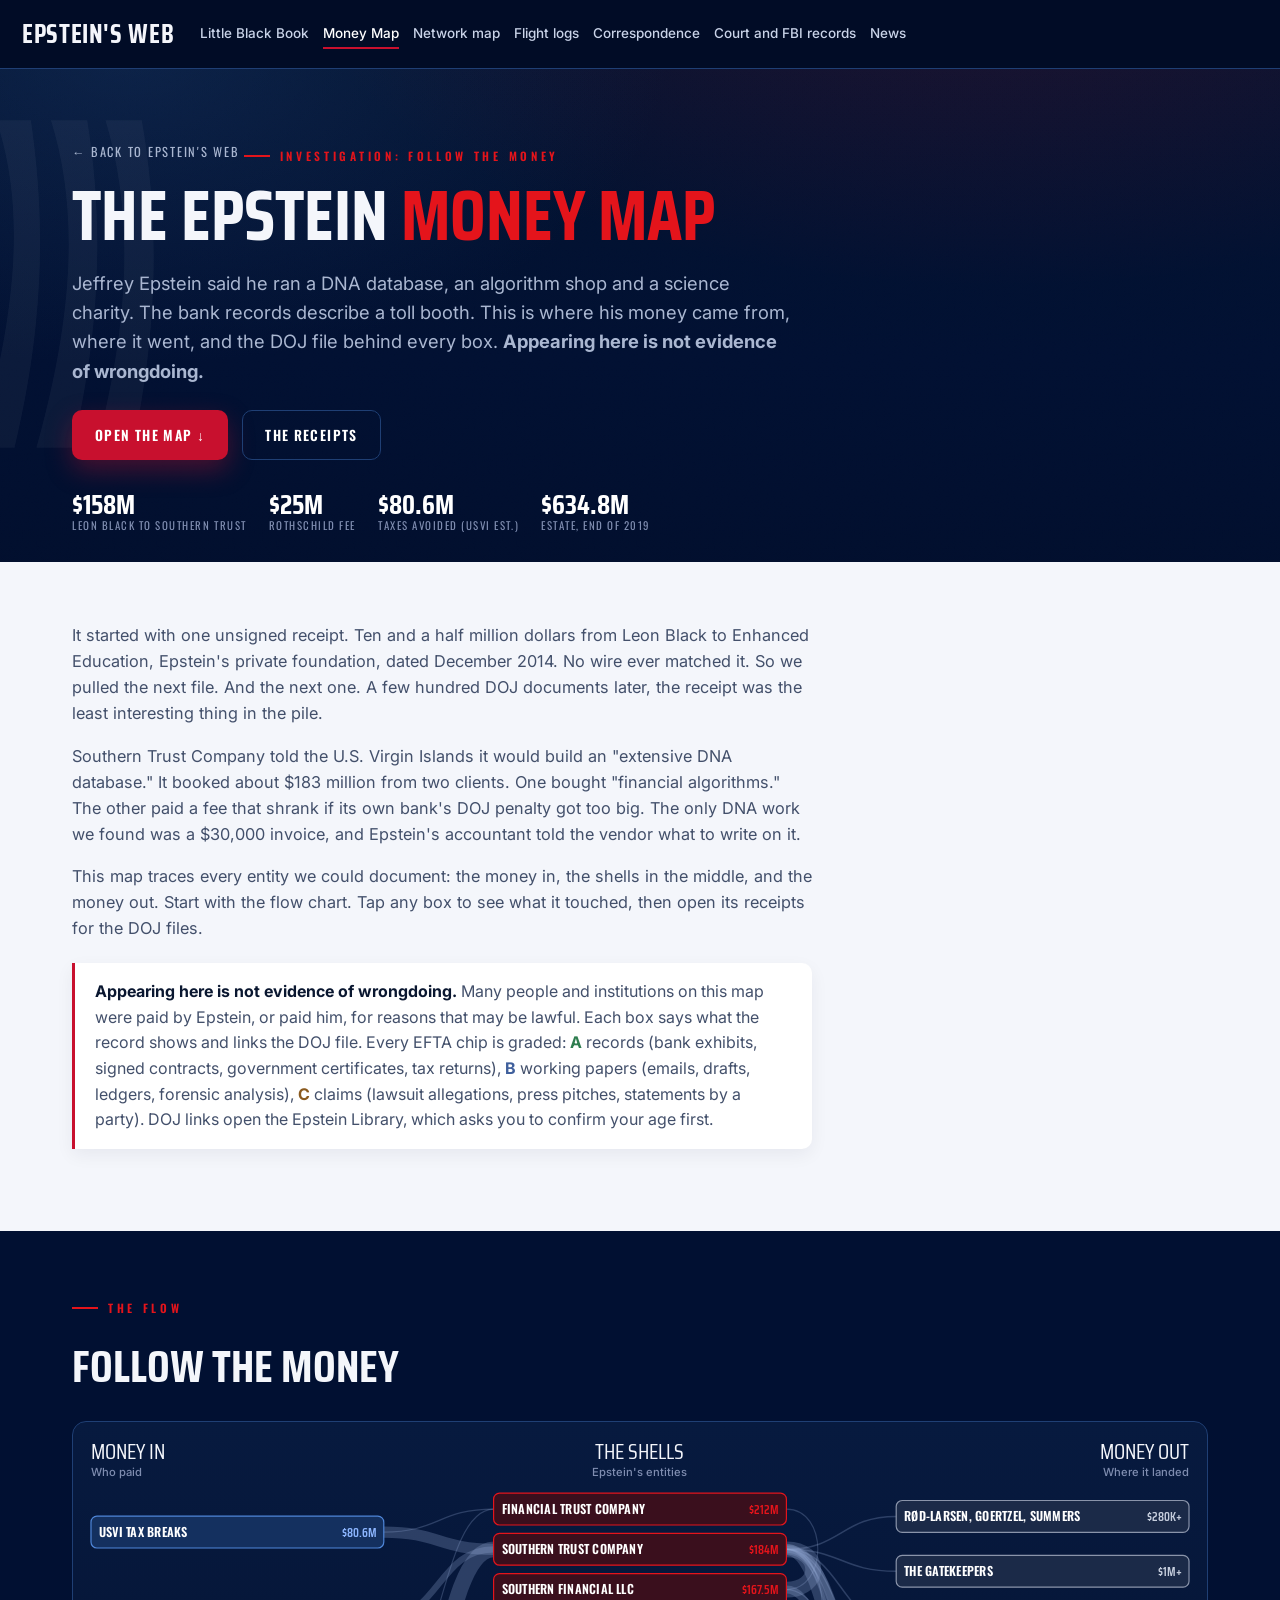
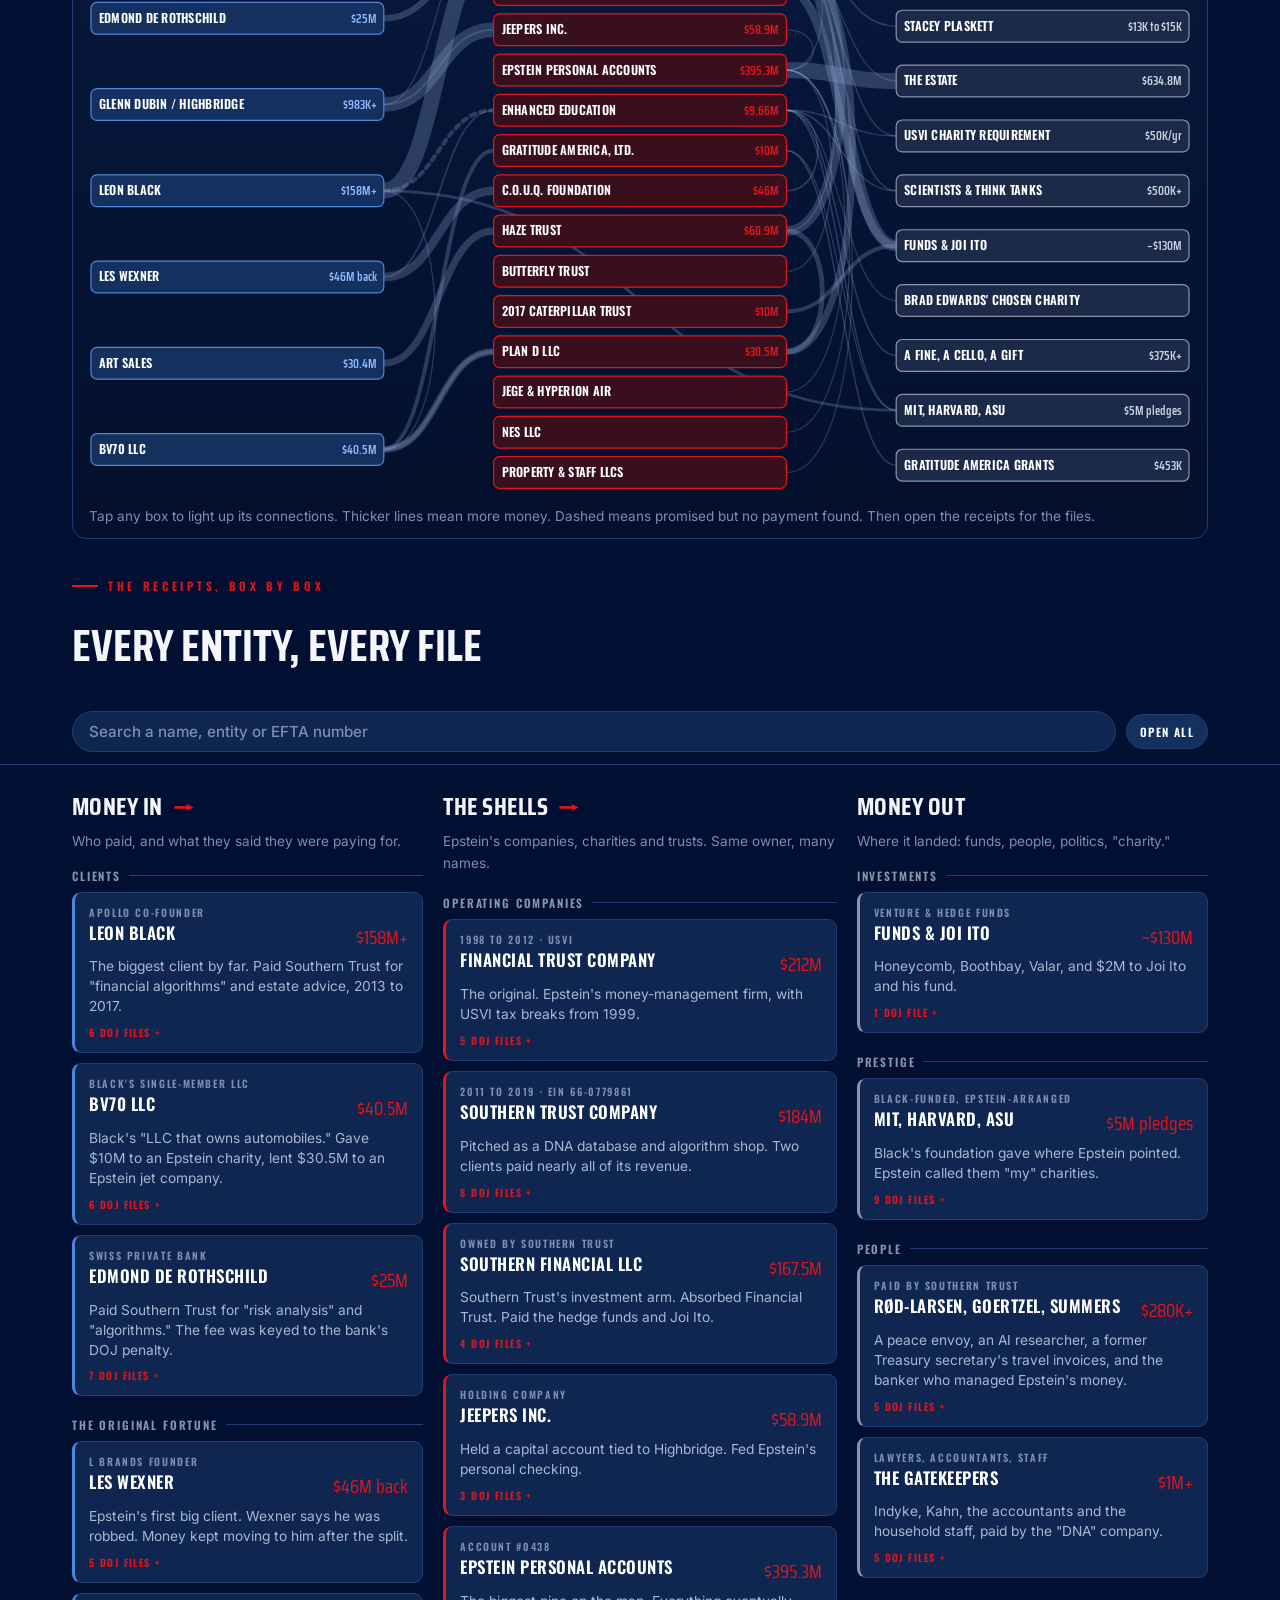
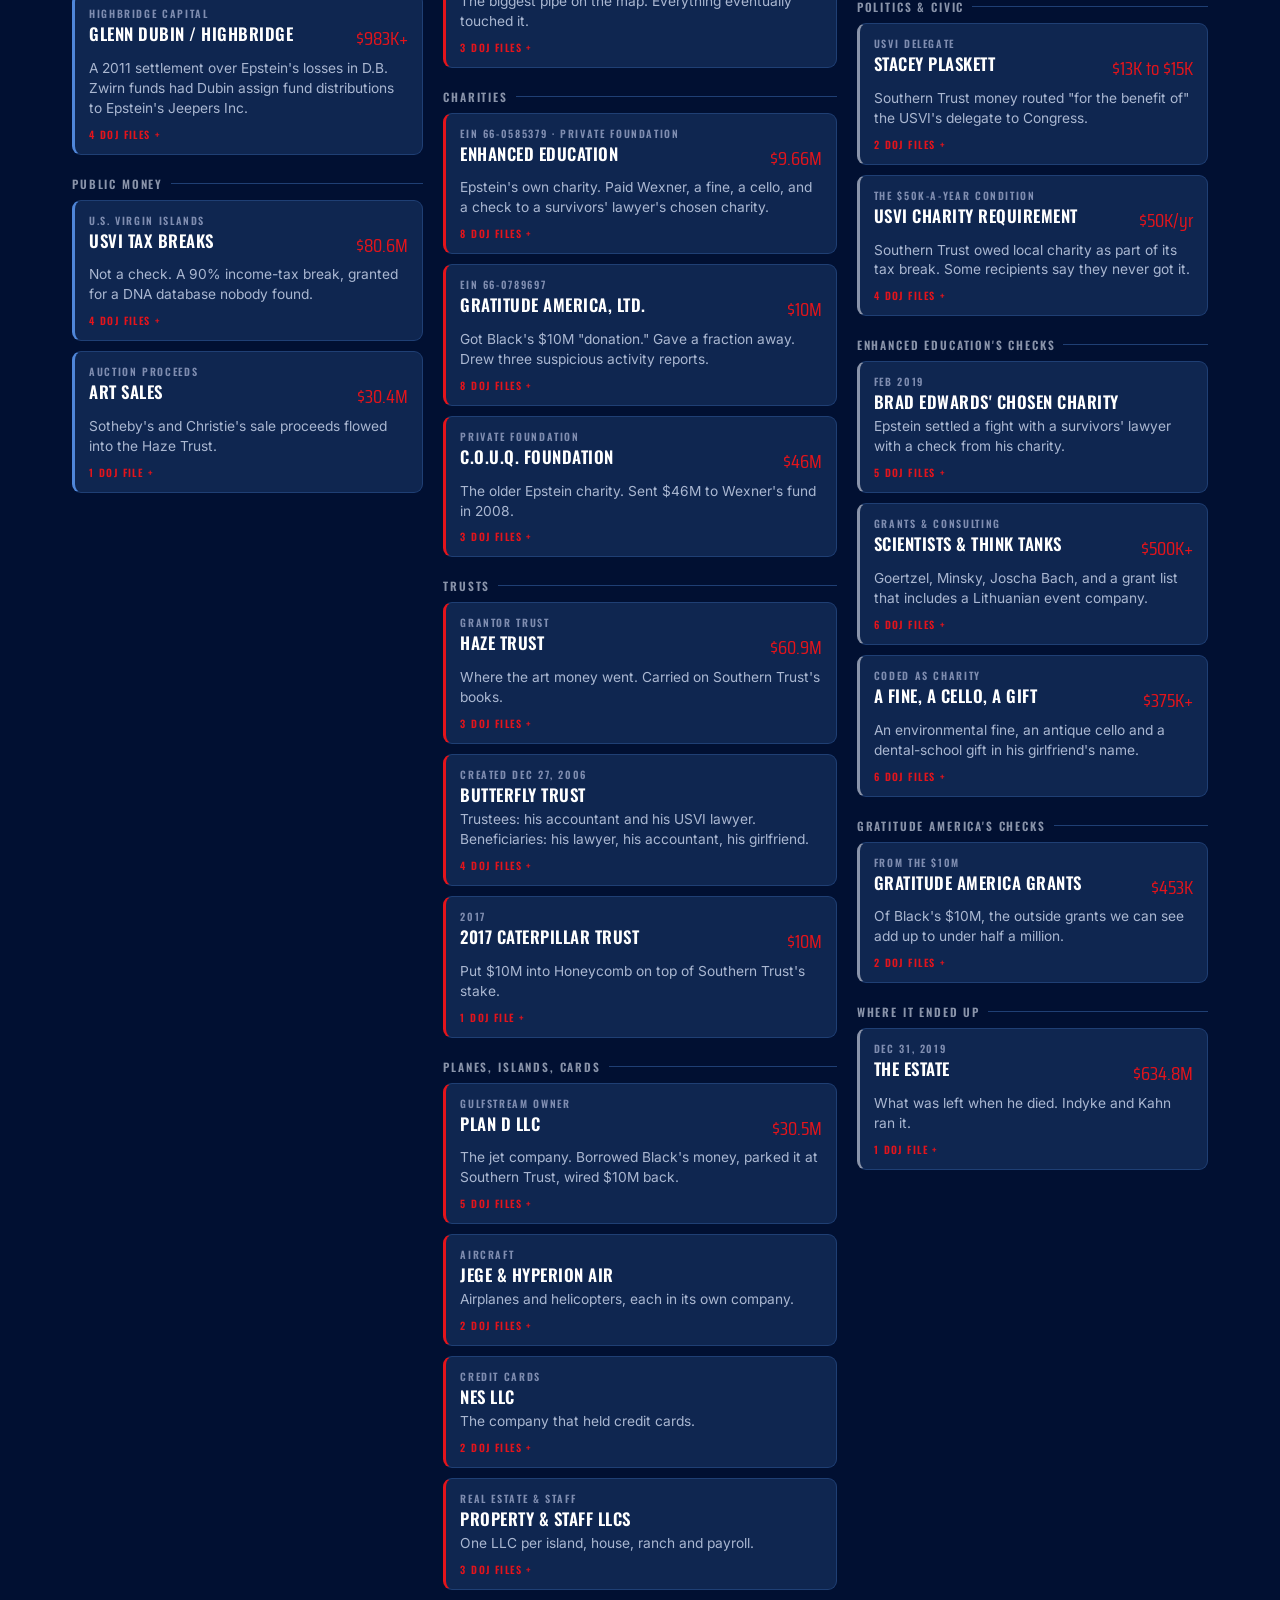
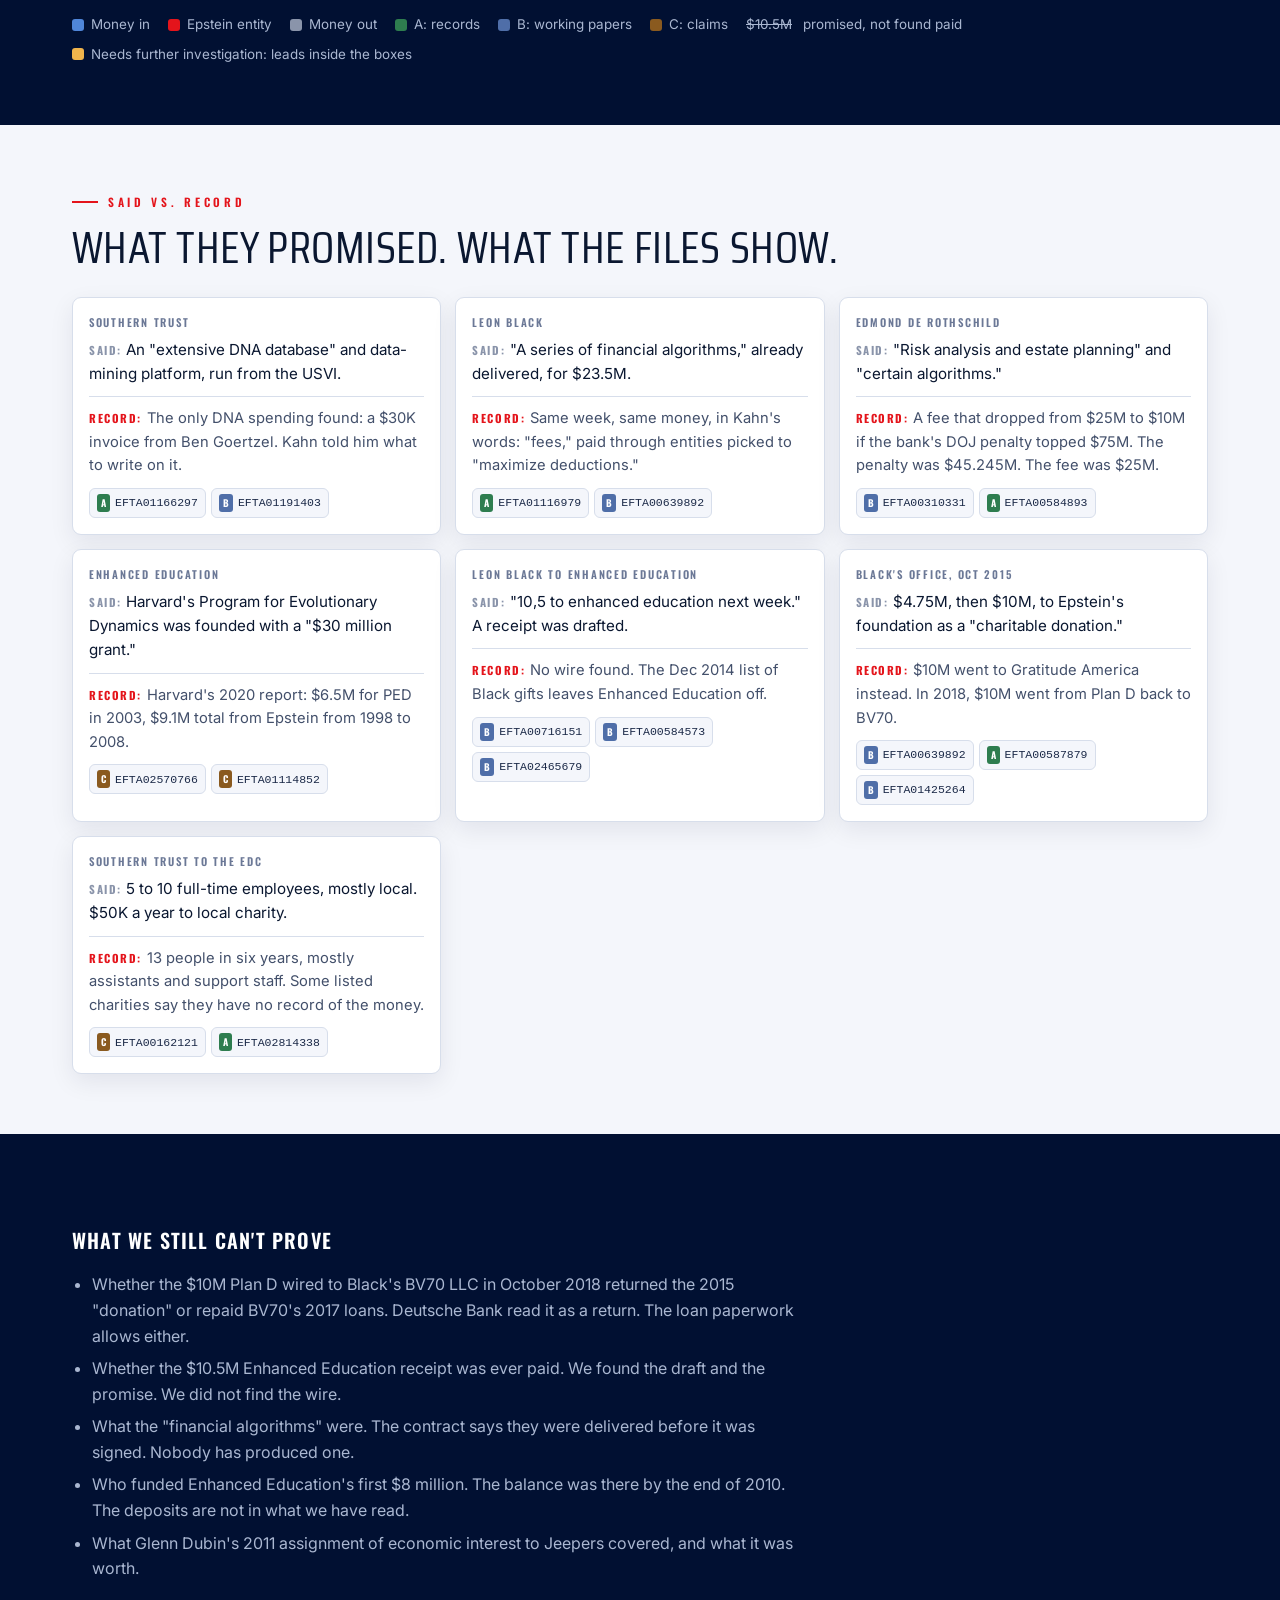
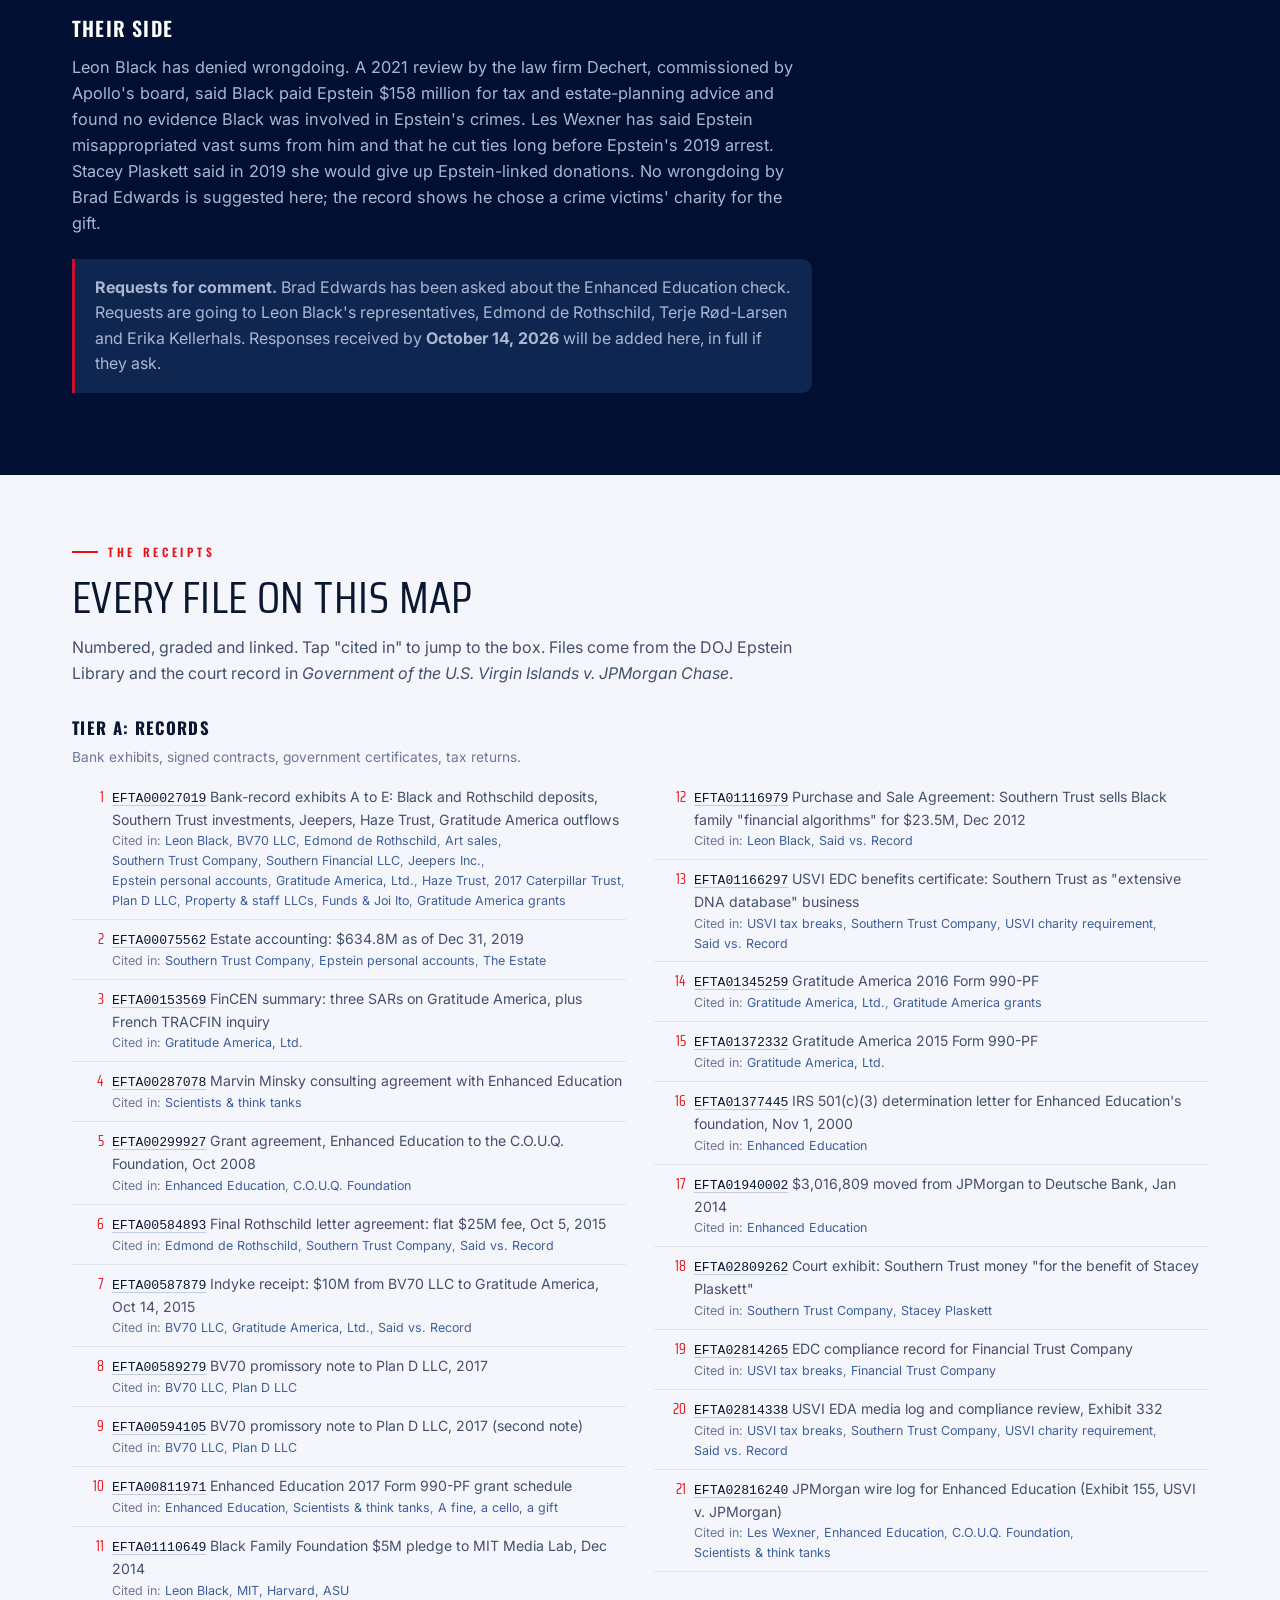
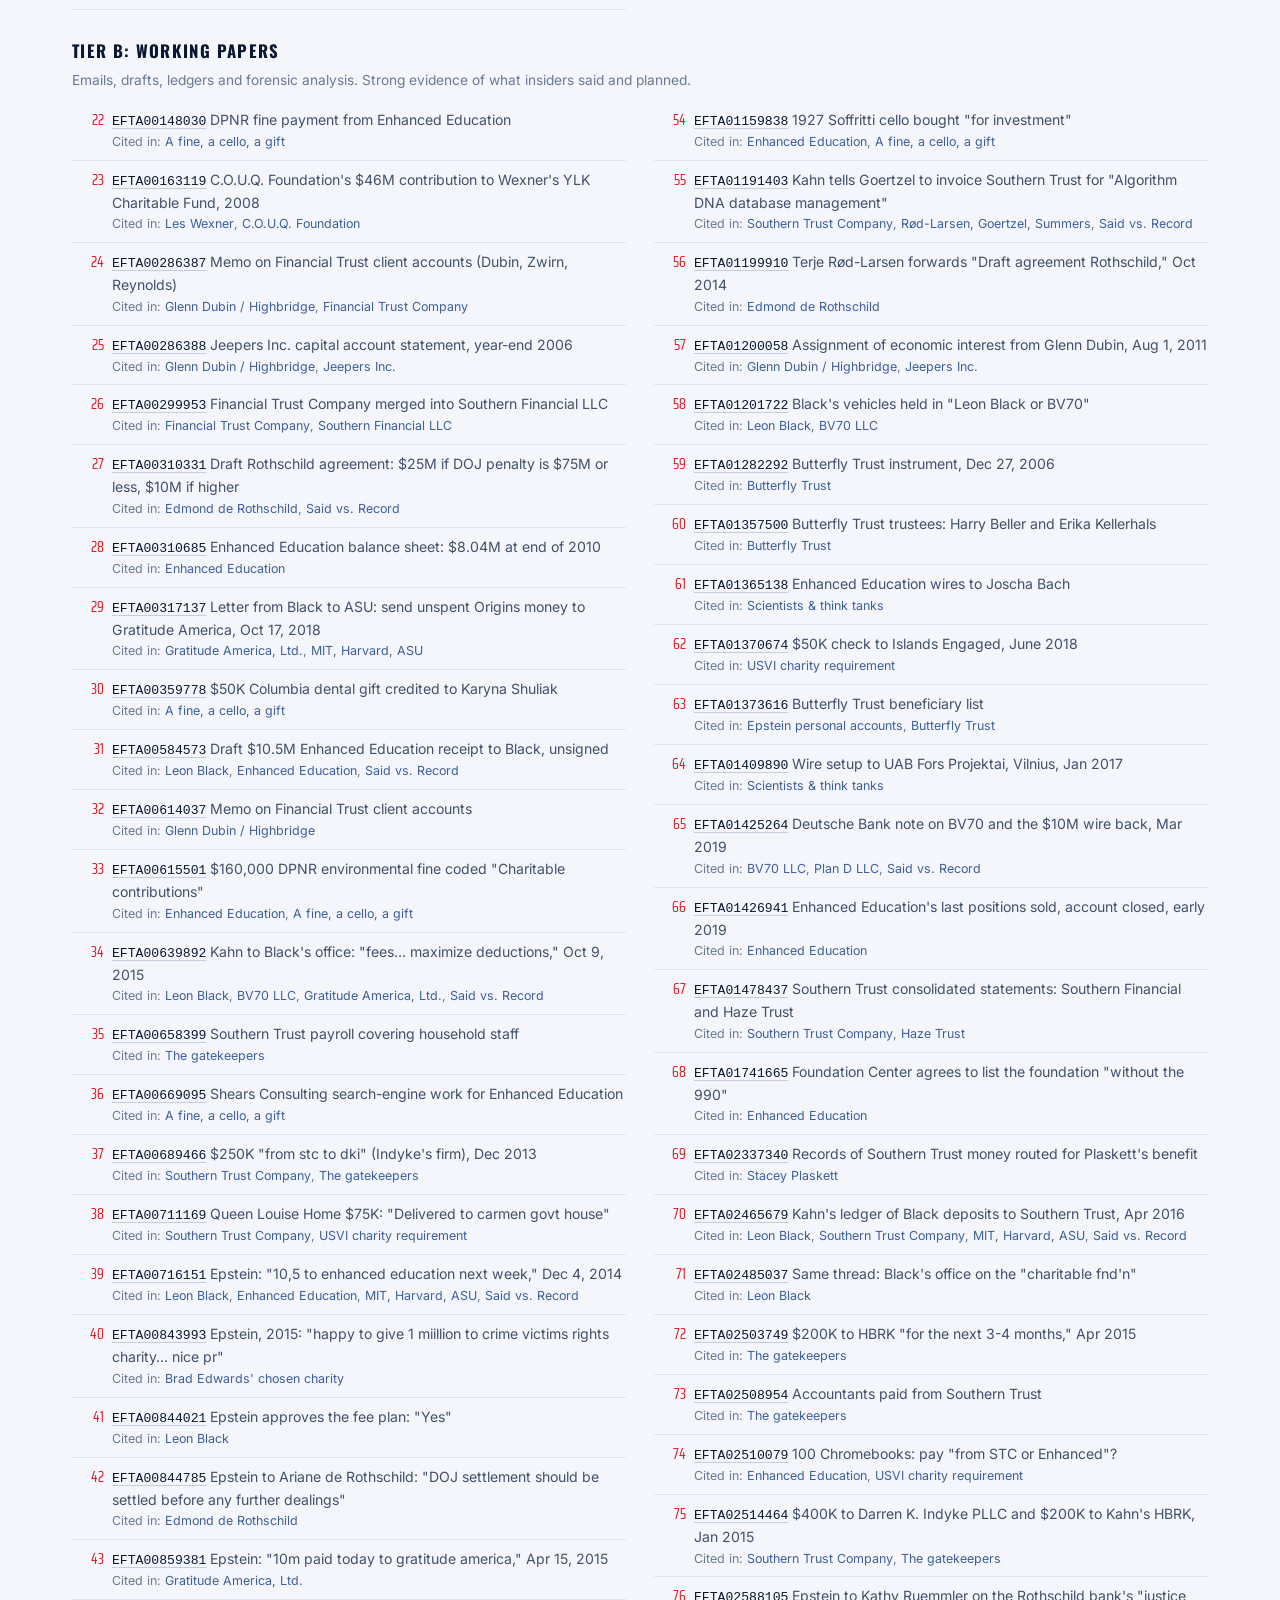
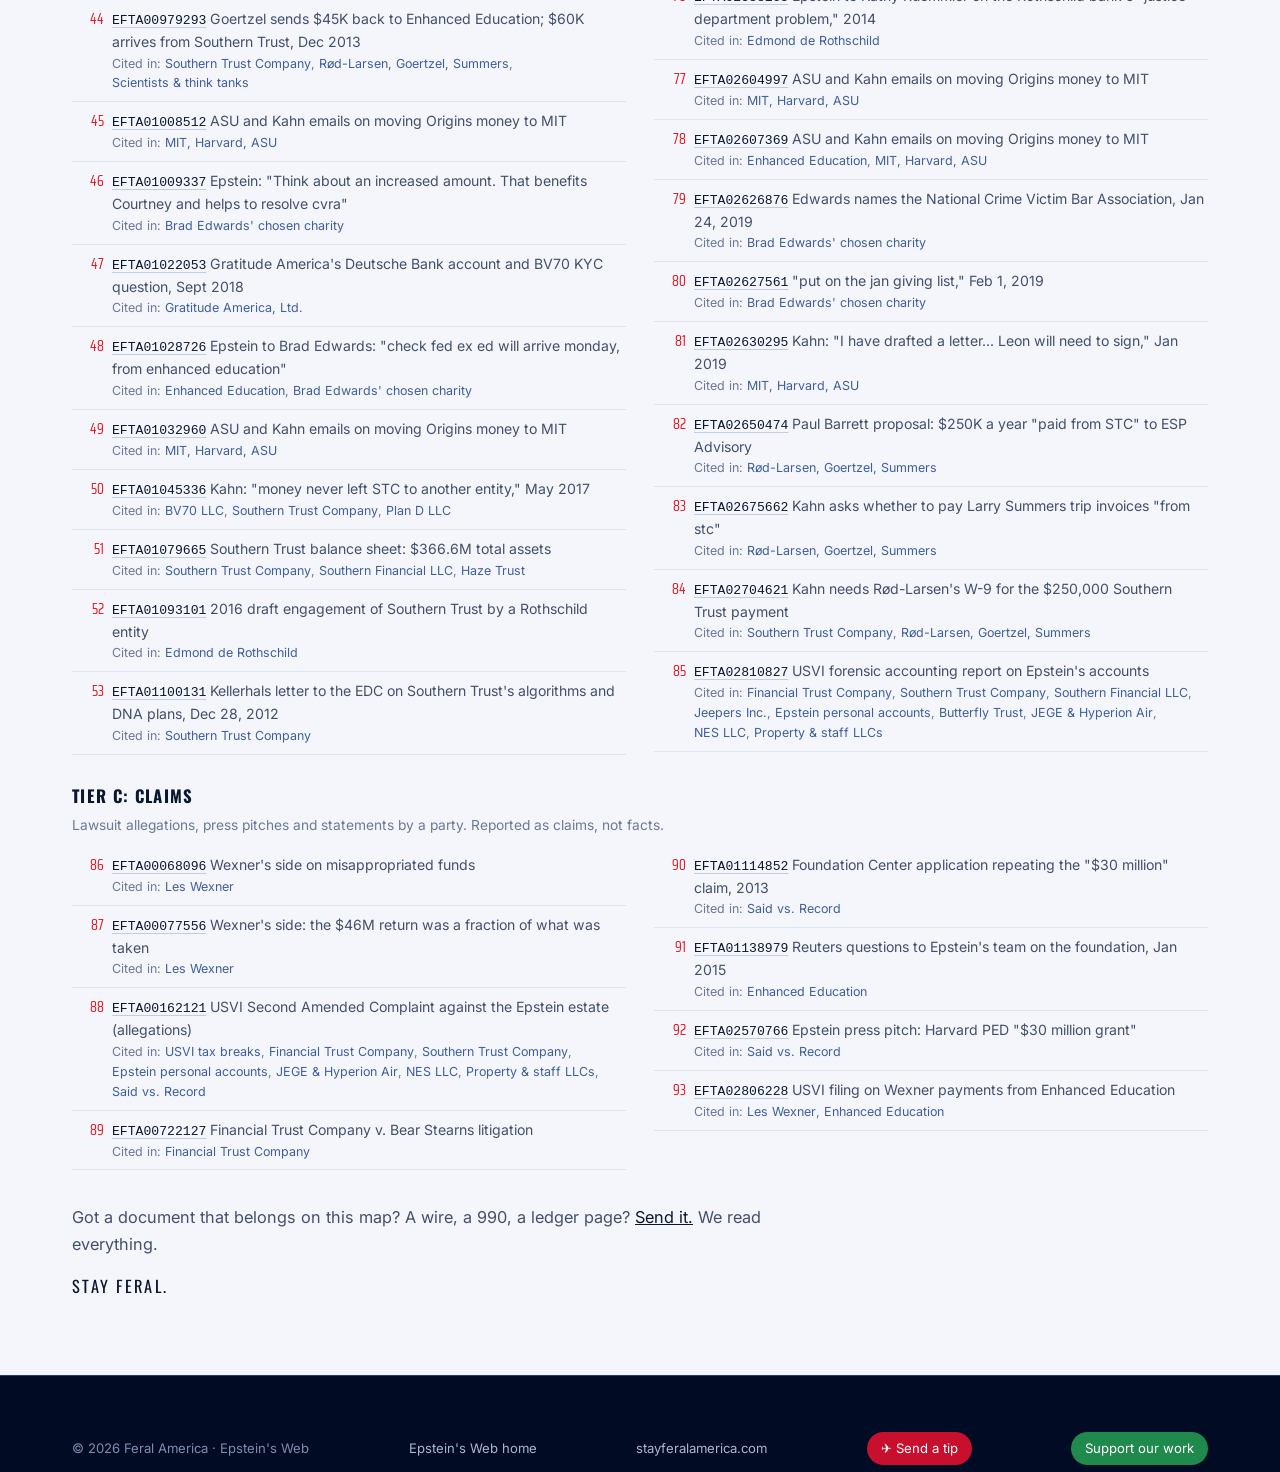
<file: moneymap.html>
<!DOCTYPE html>
<html lang="en">
<head>
<meta charset="UTF-8">
<meta name="viewport" content="width=device-width, initial-scale=1">
<title>The Epstein Money Map · Epstein's Web</title>
<meta name="description" content="Follow the money: who funded Jeffrey Epstein's Southern Trust Company, Enhanced Education, Gratitude America and his other shells, where the money went, and the DOJ file number behind every step. Appearing here is not evidence of wrongdoing.">
<link rel="canonical" href="https://epsteinsweb.com/moneymap.html">
<meta property="og:url" content="https://epsteinsweb.com/moneymap.html">
<meta property="og:site_name" content="Epstein's Web">
<meta property="og:title" content="The Epstein Money Map · Epstein's Web">
<meta property="og:description" content="$158M for algorithms nobody has seen. An interactive map of Epstein's money, built from the DOJ Epstein Library. Every box cites its EFTA file.">
<link rel="icon" type="image/png" sizes="32x32" href="favicon-32.png">
<link rel="icon" href="favicon.ico" sizes="any">
<link rel="apple-touch-icon" href="apple-touch-icon.png">
<meta property="og:image" content="https://epsteinsweb.com/og-card.jpg">
<meta name="twitter:card" content="summary_large_image">
<link rel="preconnect" href="https://fonts.googleapis.com">
<link rel="preconnect" href="https://fonts.gstatic.com" crossorigin>
<link href="https://fonts.googleapis.com/css2?family=Anton&family=Oswald:wght@400;500;600;700&family=Inter:wght@400;500;600&display=swap" rel="stylesheet">
<link rel="stylesheet" href="moneymap.css">
<style>
/* ===== Money Map (page-specific) ===== */
.mm-wrap{max-width:var(--maxw);margin:0 auto;padding:0 22px;position:relative;z-index:2}
.mm-tools{position:sticky;top:var(--navh,69px);z-index:20;background:rgba(1,16,50,.94);backdrop-filter:blur(8px);-webkit-backdrop-filter:blur(8px);border-bottom:1px solid var(--navy-line);padding:12px 0;margin-bottom:22px}
.mm-tools-row{display:flex;gap:10px;flex-wrap:wrap;align-items:center}
.mm-search{flex:1 1 240px;min-width:0;background:var(--navy-panel);border:1px solid var(--navy-line);border-radius:999px;color:var(--ink);font:500 .95rem var(--body);padding:10px 16px}
.mm-search::placeholder{color:var(--muted-dim)}
.mm-search:focus{outline:2px solid var(--red-bright);outline-offset:1px}
.mm-chips{display:flex;gap:6px;flex-wrap:wrap}
.mm-chip{font:600 .72rem var(--stencil);letter-spacing:.12em;text-transform:uppercase;color:var(--muted);background:transparent;border:1px solid var(--navy-line);border-radius:999px;padding:8px 13px;cursor:pointer}
.mm-chip[aria-pressed="true"]{background:var(--red);border-color:var(--red);color:#fff}
.mm-btn-sm{font:600 .72rem var(--stencil);letter-spacing:.12em;text-transform:uppercase;color:#fff;background:var(--navy-panel-2);border:1px solid var(--navy-line);border-radius:999px;padding:8px 13px;cursor:pointer}
.mm-btn-sm:hover{border-color:var(--silver)}
.mm-trace{display:none;margin-top:10px;background:var(--red-deep);border-radius:10px;padding:9px 14px;font-size:.9rem;align-items:center;gap:10px;flex-wrap:wrap}
.mm-trace.on{display:flex}
.mm-trace b{font-family:var(--stencil);letter-spacing:.06em;text-transform:uppercase}

.mm-lanes{display:grid;grid-template-columns:1fr 1.12fr 1fr;gap:20px;align-items:start}
.mm-lane-head{font-family:var(--display);text-transform:uppercase;font-size:1.55rem;letter-spacing:.02em;margin:0 0 4px;display:flex;align-items:center;gap:10px}
.mm-lane-head .arrow{color:var(--red-bright)}
.mm-lane-sub{color:var(--muted-dim);font-size:.85rem;margin:0 0 14px}
.mm-group{font:600 .72rem var(--stencil);letter-spacing:.16em;text-transform:uppercase;color:var(--silver-dark);margin:20px 0 8px;display:flex;align-items:center;gap:8px}
.mm-group::after{content:"";flex:1;height:1px;background:var(--navy-line)}
.mm-lane[data-lane="in"] .mm-group:first-of-type,.mm-lane[data-lane="out"] .mm-group:first-of-type{margin-top:4px}

.node{background:var(--navy-panel);border:1px solid var(--navy-line);border-radius:var(--radius-sm);margin:0 0 10px;transition:opacity .25s var(--ease),border-color .25s,box-shadow .25s;scroll-margin-top:calc(var(--navh,69px) + 80px)}
.node[data-lane="in"]{border-left:3px solid #4f86d9}
.node[data-lane="hub"]{border-left:3px solid var(--red-bright)}
.node[data-lane="out"]{border-left:3px solid var(--silver-dark)}
.node-head{all:unset;box-sizing:border-box;display:grid;grid-template-columns:1fr auto;gap:2px 10px;width:100%;padding:12px 14px;cursor:pointer}
.node-head:focus-visible{outline:2px solid var(--red-bright);outline-offset:-2px;border-radius:var(--radius-sm)}
.node-tag{grid-column:1/-1;font:600 .64rem var(--stencil);letter-spacing:.16em;text-transform:uppercase;color:var(--muted-dim)}
.node-name{font:600 1.05rem/1.25 var(--stencil);color:#fff;text-transform:uppercase;letter-spacing:.03em}
.node-amt{font-family:var(--display);font-size:1.2rem;color:var(--red-bright);text-align:right;white-space:nowrap;align-self:center}
.node-amt.soft{color:var(--silver)}
.node-teaser{grid-column:1/-1;color:var(--muted);font-size:.86rem;line-height:1.45;margin-top:3px}
.node-more{grid-column:1/-1;font:600 .64rem var(--stencil);letter-spacing:.14em;text-transform:uppercase;color:var(--red-bright);margin-top:6px}
.node-more::after{content:" +"}
.node.open .node-more::after{content:" \2212"}
.node-body{padding:0 14px 14px;border-top:1px dashed var(--navy-line)}
.node-body[hidden]{display:none}
.node-body p{color:var(--muted);font-size:.92rem;margin:12px 0 8px}
.node-body ul{color:var(--muted);font-size:.9rem;padding-left:18px;margin:8px 0}
.node-body li{margin:6px 0}
.node-body strong{color:#fff}
.node-note{background:rgba(255,255,255,.04);border-left:2px solid var(--silver-dark);padding:8px 10px;font-size:.84rem;color:var(--muted);border-radius:0 6px 6px 0;margin:10px 0}
.node-sub{font:600 .66rem var(--stencil);letter-spacing:.16em;text-transform:uppercase;color:var(--silver);margin:14px 0 6px}
.flows{list-style:none;padding:0!important;margin:0!important}
.flows li{display:grid;grid-template-columns:auto 1fr auto;gap:4px 8px;align-items:baseline;padding:7px 0;border-bottom:1px solid rgba(31,63,116,.6);margin:0!important}
.flows li:last-child{border-bottom:0}
.flow-dir{font-family:var(--display);color:var(--red-bright);font-size:.95rem}
.flow-who{all:unset;cursor:pointer;color:#fff;font-weight:600;font-size:.9rem;text-decoration:underline;text-decoration-color:var(--navy-line);text-underline-offset:3px}
.flow-who:hover,.flow-who:focus-visible{text-decoration-color:var(--red-bright)}
.flow-amt{font-family:var(--display);color:var(--silver);font-size:.95rem;white-space:nowrap}
.flow-lbl{grid-column:2/-1;color:var(--muted-dim);font-size:.8rem;line-height:1.4}
.flow-lbl .eftas{margin-top:4px}
.flows li.promise .flow-amt{color:var(--muted-dim);text-decoration:line-through}
.eftas{display:flex;flex-wrap:wrap;gap:5px}
.efta{display:inline-flex;align-items:center;gap:5px;font:500 .72rem/1 ui-monospace,SFMono-Regular,Menlo,Consolas,monospace;color:var(--silver);background:rgba(255,255,255,.05);border:1px solid var(--navy-line);border-radius:6px;padding:5px 7px}
.efta:hover{border-color:var(--red-bright);color:#fff}
.efta i{font:700 .6rem var(--stencil);font-style:normal;border-radius:3px;padding:2px 4px;color:#fff}
.efta i.A{background:#2e7d4f}.efta i.B{background:#4f6ea8}.efta i.C{background:#8a5a1f}
.node-actions{display:flex;gap:8px;flex-wrap:wrap;margin-top:14px}
.mm-btn-trace{font:600 .7rem var(--stencil);letter-spacing:.12em;text-transform:uppercase;background:var(--red);color:#fff;border:0;border-radius:999px;padding:8px 13px;cursor:pointer}
.mm-btn-link{font:600 .7rem var(--stencil);letter-spacing:.12em;text-transform:uppercase;background:transparent;color:var(--muted);border:1px solid var(--navy-line);border-radius:999px;padding:8px 13px;cursor:pointer}

.mm-lanes.tracing .node{opacity:.22}
.mm-lanes.tracing .node.lit{opacity:1;border-color:var(--red-bright)}
.mm-lanes.tracing .node.focus{opacity:1;box-shadow:0 0 0 2px var(--red-bright),var(--shadow-soft)}
.node.flash{animation:mmflash 1.2s var(--ease)}
@keyframes mmflash{0%{box-shadow:0 0 0 3px var(--red-bright)}100%{box-shadow:0 0 0 0 transparent}}
.node.hide{display:none}
.mm-empty{display:none;color:var(--muted);padding:20px 0}

.mm-legend{display:flex;flex-wrap:wrap;gap:8px 18px;color:var(--muted);font-size:.84rem;margin:14px 0 0}
.mm-legend span{display:inline-flex;align-items:center;gap:7px}
.sw{width:12px;height:12px;border-radius:3px;display:inline-block}

.mm-pvr{display:grid;grid-template-columns:repeat(auto-fill,minmax(300px,1fr));gap:14px}
.pvr{background:var(--navy-panel);border:1px solid var(--navy-line);border-radius:var(--radius-sm);padding:16px}
.pvr h4{font:600 .68rem var(--stencil);letter-spacing:.16em;text-transform:uppercase;color:var(--muted-dim);margin:0 0 8px}
.pvr .said{font-size:.95rem;color:#fff;margin:0 0 10px}
.pvr .said::before{content:"SAID: ";font:700 .7rem var(--stencil);letter-spacing:.14em;color:var(--silver-dark)}
.pvr .rec{font-size:.92rem;color:var(--muted);margin:0 0 10px;border-top:1px solid var(--navy-line);padding-top:10px}
.pvr .rec::before{content:"RECORD: ";font:700 .7rem var(--stencil);letter-spacing:.14em;color:var(--red-bright)}

.mm-receipts{counter-reset:r;list-style:none;padding:0;margin:0;columns:2 380px;column-gap:28px}
.mm-receipts li{counter-increment:r;break-inside:avoid;padding:8px 0 8px 40px;position:relative;border-bottom:1px solid rgba(31,63,116,.55);font-size:.88rem;color:var(--muted)}
.mm-receipts li::before{content:counter(r);position:absolute;left:0;top:8px;font-family:var(--display);color:var(--red-bright);width:32px;text-align:right}
.mm-receipts a{color:#fff;font-family:ui-monospace,SFMono-Regular,Menlo,Consolas,monospace;font-size:.82rem;text-decoration:underline;text-decoration-color:var(--navy-line);text-underline-offset:3px}
.mm-receipts .in{display:block;color:var(--muted-dim);font-size:.78rem}
.mm-receipts .in button{all:unset;cursor:pointer;color:var(--silver)}
.mm-receipts .in button:hover{color:var(--red-bright)}
.mm-tier-h{font-family:var(--stencil);text-transform:uppercase;letter-spacing:.08em;font-size:1.05rem;color:#fff;margin:28px 0 4px}
.mm-tier-p{color:var(--muted-dim);font-size:.86rem;margin:0 0 10px}

@media(max-width:900px){
  .mm-tools{position:relative;z-index:30;background:transparent;border-bottom:0;backdrop-filter:none;-webkit-backdrop-filter:none}
  .mm-trace{position:fixed;left:16px;right:16px;bottom:14px;z-index:60;margin:0;box-shadow:var(--shadow)}
  .node{scroll-margin-top:calc(var(--navh,69px) + 12px)}
  .mm-lanes{grid-template-columns:1fr;gap:6px}
  .mm-lane{margin-bottom:22px}
  .mm-lanes.only-in .mm-lane:not([data-lane="in"]),
  .mm-lanes.only-hub .mm-lane:not([data-lane="hub"]),
  .mm-lanes.only-out .mm-lane:not([data-lane="out"]){display:none}
}
@media(min-width:901px){.mm-lanefilter{display:none}}
@media(max-width:560px){
  .mm-wrap{padding:0 16px}
  .node-name{font-size:.98rem}
  .node-amt{font-size:1.05rem}
  .mm-receipts li{padding-left:34px}
  .mm-receipts li::before{width:26px}
}

/* ===== Flow chart ===== */
.fx-panel{background:linear-gradient(180deg,#071a3f,#030f2c);border:1px solid var(--navy-line);border-radius:var(--radius);padding:18px 14px 10px;position:relative}
.fx-heads{display:grid;grid-template-columns:1fr 1fr 1fr;gap:8px;margin:0 0 6px;padding:0 4px}
.fx-heads div{font-family:var(--display);text-transform:uppercase;font-size:clamp(.95rem,2.4vw,1.35rem);line-height:1.05}
.fx-heads div:nth-child(2){text-align:center}.fx-heads div:nth-child(3){text-align:right}
.fx-heads span{display:block;font:500 .7rem var(--body);color:var(--muted-dim);text-transform:none;letter-spacing:0;margin-top:2px}
#fxSvg{display:block;width:100%;height:auto;overflow:visible}
#fxSvg .lk{fill:none;stroke:#8fa6cf;stroke-opacity:.28;stroke-linecap:round;transition:stroke-opacity .2s,stroke .2s}
#fxSvg .lk.promise{stroke-dasharray:5 5}
#fxSvg .nd rect{stroke-width:1.2;transition:opacity .2s,stroke .2s}
#fxSvg .nd{cursor:pointer;outline:none}
#fxSvg .nd text{pointer-events:none}
#fxSvg .nd .nm{font:600 13px var(--stencil);fill:#fff;text-transform:uppercase;letter-spacing:.02em}
#fxSvg .nd .am{font:600 12px var(--display);fill:var(--red-bright)}
#fxSvg .nd.in .am{fill:#8db6ff}#fxSvg .nd.out .am{fill:var(--silver)}
#fxSvg .nd:focus-visible rect,#fxSvg .nd:hover rect{stroke:#fff}
#fxSvg.dim .nd{opacity:.25}#fxSvg.dim .lk{stroke-opacity:.06}
#fxSvg.dim .nd.on{opacity:1}#fxSvg.dim .nd.sel rect{stroke:var(--red-bright);stroke-width:2.5}
#fxSvg.dim .lk.on{stroke:var(--red-bright);stroke-opacity:.85}
.fx-detail{position:absolute;z-index:20;left:8px;top:0;margin:0;background:var(--navy-panel);border:1px solid var(--navy-line);border-top:3px solid var(--red-bright);border-radius:10px;padding:14px 16px;display:none;box-shadow:0 18px 44px rgba(0,0,0,.6)}
.fx-detail::before{content:"";position:absolute;left:var(--ax,40px);top:-9px;width:12px;height:12px;margin-left:-6px;background:var(--red-bright);transform:rotate(45deg);z-index:-1}
.fx-detail.up{border-top:1px solid var(--navy-line);border-bottom:3px solid var(--red-bright)}
.fx-detail.up::before{top:auto;bottom:-9px}
.fx-detail.on{display:block}
.fx-detail .t{font:600 .64rem var(--stencil);letter-spacing:.16em;text-transform:uppercase;color:var(--muted-dim)}
.fx-detail h3{font-family:var(--display);text-transform:uppercase;font-size:1.5rem;margin:2px 0 4px;display:flex;gap:12px;align-items:baseline;flex-wrap:wrap}
.fx-detail h3 b{color:var(--red-bright);font-weight:inherit}
.fx-detail p{color:var(--muted);margin:0 0 10px;font-size:.92rem}
.fx-detail .row{display:flex;gap:8px;flex-wrap:wrap}
.fx-hint{color:var(--muted-dim);font-size:.85rem;margin:10px 2px 0}
@media(max-width:560px){.fx-panel{padding:14px 8px 8px}}

/* ===== Light sections on this page ===== */
.tierA{color:#7fd1a0}.tierB{color:#9db8ea}.tierC{color:#e0a85a}
.light .tierA{color:#2e7d4f}.light .tierB{color:#3f5f9c}.light .tierC{color:#8a5a1f}
.light .prose strong,.light .callout strong{color:#0a1730}
.light .callout{background:#fff;box-shadow:0 6px 18px rgba(1,16,50,.06)}
.light .pvr{box-shadow:0 8px 24px rgba(1,16,50,.08)}
.light .pvr .said{color:#0a1730}
.light .efta{background:#f4f6fb;color:#1c2a48}
.light .efta:hover{color:#0a1730;border-color:var(--red)}
.light .mm-tier-h{color:#0a1730}
.light .mm-receipts a{color:#0a1730;text-decoration-color:#c3cde0}
.light .mm-receipts li{border-bottom-color:#dfe5ef}
.light .mm-receipts .in button{color:#3f5f9c}
.light .prose a{color:#0a1730}
.light .prose p[style*="Stay"],.light p.stay{color:#0a1730!important}

/* ===== Needs further investigation ===== */
.nfi{margin-top:16px;border:1px dashed #b98a2e;border-radius:10px;padding:12px 12px 6px;background:rgba(185,138,46,.07)}
.nfi-h{font:700 .7rem var(--stencil);letter-spacing:.16em;text-transform:uppercase;color:#f0b44c;display:flex;align-items:center;gap:8px}
.nfi-h::before{content:"";width:8px;height:8px;border-radius:50%;background:#f0b44c}
.nfi-p{font-size:.8rem!important;color:var(--muted-dim)!important;margin:6px 0 4px!important;line-height:1.45}
.nfi-p b{color:var(--silver)}
.nfi-who{font:600 .82rem var(--stencil);letter-spacing:.06em;text-transform:uppercase;color:#fff;margin:12px 0 4px}
.nfi-who span{font:500 .72rem var(--body);text-transform:none;letter-spacing:0;color:var(--muted-dim);margin-left:6px}
.nfi-list{list-style:none;padding:0!important;margin:0!important}
.nfi-list li{display:grid;grid-template-columns:auto 1fr;gap:4px 10px;align-items:start;padding:7px 0;border-bottom:1px solid rgba(31,63,116,.6);margin:0!important;font-size:.84rem;line-height:1.45;color:var(--muted)}
.nfi-list li:last-child{border-bottom:0}
.efta.lead i.P{background:#6b5a2c}.efta.lead i.R{background:#2e7d4f}
.efta.lead i{text-transform:uppercase;letter-spacing:.06em}
@media(max-width:560px){.nfi-list li{grid-template-columns:1fr}}
#flow{scroll-margin-top:calc(var(--navh,69px) - 40px)}
.mm-btn-card{display:inline-flex;align-items:center;font:600 .7rem var(--stencil);letter-spacing:.12em;text-transform:uppercase;background:#fff;color:#0a1730;border-radius:999px;padding:8px 13px;text-decoration:none} .mm-btn-card:hover{background:#ffd9d9} .mm-cards{display:flex;flex-wrap:wrap;gap:6px}
.mm-card{display:inline-flex;align-items:center;gap:7px;font:600 .78rem var(--body);color:#fff;background:rgba(255,255,255,.06);border:1px solid var(--navy-line);border-radius:999px;padding:6px 11px;text-decoration:none}
.mm-card:hover{border-color:var(--red-bright)}
.mm-card i{width:9px;height:9px;border-radius:50%;flex:none}
.nav-links a{white-space:nowrap}
.fx-detail{position:static !important;width:auto !important;max-width:none !important;margin-top:14px !important;box-shadow:none !important;border-top:1px solid var(--navy-line) !important;border-left:3px solid var(--red-bright) !important}
.fx-detail::before{display:none !important}
@media(max-width:900px){.fx-detail{position:fixed !important;left:10px !important;right:10px !important;bottom:10px !important;top:auto !important;z-index:70 !important;margin:0 !important;padding:10px 12px !important;box-shadow:0 10px 30px rgba(0,0,0,.6) !important}.fx-detail p{display:none}.fx-detail h3{font-size:1.15rem !important;margin:2px 0 8px !important}}
</style>
<link href="https://fonts.googleapis.com/css2?family=Saira+Condensed:wght@600;700&display=swap" rel="stylesheet">
<style>
  /* Epstein's Web shared header (matches the other pages) */
  header.nav.ewh{background:#010c26;border-bottom:1px solid #1f3f74;position:relative}
  header.nav.ewh .nav-inner{max-width:1320px;margin:0 auto;padding:14px 22px;display:flex;align-items:center;gap:26px}
  header.nav.ewh .brand{display:flex;align-items:center;gap:10px;font-family:"Saira Condensed",sans-serif;font-weight:700;letter-spacing:.04em;text-transform:uppercase;color:#f4f6fb;text-decoration:none}
  header.nav.ewh .brand img{width:32px;height:32px;border-radius:7px;filter:none}
  header.nav.ewh .brand span{font-size:26px;line-height:1.55}
  header.nav.ewh .byfa{font-size:12px;color:#aab7d1;white-space:nowrap}
  header.nav.ewh .byfa a{color:#c9d3e8;text-decoration:underline;text-underline-offset:3px}
  header.nav.ewh .nav-links{margin-left:0;flex:1 1 auto;display:flex;align-items:center;gap:14px;min-width:0}
  header.nav.ewh .nav-links a{font-family:"Inter",sans-serif;font-weight:500;text-transform:none;letter-spacing:0;font-size:13.5px;color:#c9d3e8;padding:4px 0;border-radius:0;background:none;white-space:nowrap;text-decoration:none}
  header.nav.ewh .nav-links a:hover{color:#fff;background:none}
  header.nav.ewh .nav-links a[aria-current]{color:#fff;box-shadow:inset 0 -2px 0 #c8102e}
  header.nav.ewh .hb{margin-left:auto;display:flex;gap:10px;flex:none}
  header.nav.ewh .nav-links .hb a{display:inline-flex;align-items:center;gap:7px;min-height:40px;padding:0 12px;border-radius:9px;color:#fff;font-weight:700;font-size:13.5px;box-shadow:none}
  header.nav.ewh .nav-links .hb a.hb-tip{background:#c8102e}
  header.nav.ewh .nav-links .hb a.hb-ven{background:#1f9d55}
  header.nav.ewh .hb-ven i{display:inline-grid;place-items:center;width:18px;height:18px;border-radius:50%;background:#fff;color:#1f9d55;font-size:12px;font-weight:800;font-style:normal}
  header.nav.ewh .hb-ven .ls{display:none}
  header.nav.ewh .nav-toggle{display:none}
  @media(max-width:1180px){header.nav.ewh .byfa{display:none}header.nav.ewh .nav-links{gap:12px}header.nav.ewh .nav-links a{font-size:13px}}
  @media(max-width:820px){
    header.nav.ewh .nav-toggle{display:inline-flex;flex-direction:column;align-items:center;justify-content:center;gap:5px;margin-left:auto;width:46px;height:46px;border:1px solid #3a5a92;border-radius:10px;background:#0f2650;cursor:pointer;padding:0}
    header.nav.ewh .nav-toggle span{display:block;width:20px;height:2px;border-radius:2px;background:#f4f6fb}
    header.nav.ewh .nav-links{display:none;position:absolute;top:100%;left:0;right:0;flex-direction:column;align-items:stretch;gap:0;background:#010c26;border-bottom:1px solid #1f3f74;padding:4px 22px 16px;z-index:45}
    header.nav.ewh .nav-links.open{display:flex}
    header.nav.ewh .nav-links a{padding:13px 2px;border-bottom:1px solid #13284f;font-size:16px;box-shadow:none !important}
    header.nav.ewh .hb{margin:12px 0 0}
    header.nav.ewh .nav-links .hb a{flex:1 1 0;justify-content:center;min-height:46px;border-bottom:0}
    header.nav.ewh .hb-ven .lf{display:none}header.nav.ewh .hb-ven .ls{display:inline}
  }
header.nav.ewh{position:sticky;top:0;z-index:60}</style>
</head>
<body>

<header class="nav ewh">
  <div class="nav-inner">
    <a class="brand" href="index.html"><span>Epstein's Web</span></a>
    <button class="nav-toggle" aria-label="Menu"><span></span><span></span><span></span></button>
    <nav class="nav-links" aria-label="Main">
      <a href="book.html">Little Black Book</a>
      <a href="moneymap.html" aria-current="page">Money Map</a>
      <a href="network.html">Network map</a>
      <a href="flights.html">Flight logs</a>
      <a href="emails.html">Correspondence</a>
      <a href="records.html">Court and FBI records</a>
      <a href="news.html">News</a>
    </nav>
  </div>
</header>

<section class="page-hero">
  <div class="claw" style="top:10%;left:-40px" aria-hidden="true">
    <svg width="200" height="330" viewBox="0 0 220 360"><g>
      <path d="M40 0 C70 90 66 200 20 360 L60 360 C96 210 92 96 78 0 Z"/>
      <path d="M100 0 C130 96 126 210 84 360 L124 360 C158 214 156 100 140 0 Z"/>
      <path d="M160 0 C190 100 188 214 150 360 L190 360 C220 218 218 104 200 0 Z"/>
    </g></svg>
  </div>
  <div class="wrap">
    <a class="back-link" href="index.html">← Back to Epstein's Web</a>
    <p class="eyebrow reveal in">Investigation: Follow the Money</p>
    <h1 class="reveal in">The Epstein <span class="red">Money Map</span></h1>
    <p class="lead reveal in" style="font-size:1.15rem">Jeffrey Epstein said he ran a DNA database, an algorithm shop and a science charity. The bank records describe a toll booth. This is where his money came from, where it went, and the DOJ file behind every box. <strong>Appearing here is not evidence of wrongdoing.</strong></p>
    <div class="hero-cta reveal in" style="margin-top:24px">
      <a class="btn btn-red" href="#flow">Open the Map ↓</a>
      <a class="btn btn-ghost" href="#receipts">The Receipts</a>
    </div>
    <div class="hero-badges" style="margin-top:30px">
      <div class="hero-badge"><b>$158M</b><span>Leon Black to Southern Trust</span></div>
      <div class="hero-badge"><b>$25M</b><span>Rothschild fee</span></div>
      <div class="hero-badge"><b>$80.6M</b><span>Taxes avoided (USVI est.)</span></div>
      <div class="hero-badge"><b>$634.8M</b><span>Estate, end of 2019</span></div>
    </div>
  </div>
</section>

<section class="light" style="padding:60px 0">
  <div class="wrap">
    <div class="prose reveal">
      <p>It started with one unsigned receipt. Ten and a half million dollars from Leon Black to Enhanced Education, Epstein's private foundation, dated December 2014. No wire ever matched it. So we pulled the next file. And the next one. A few hundred DOJ documents later, the receipt was the least interesting thing in the pile.</p>
      <p>Southern Trust Company told the U.S. Virgin Islands it would build an "extensive DNA database." It booked about $183 million from two clients. One bought "financial algorithms." The other paid a fee that shrank if its own bank's DOJ penalty got too big. The only DNA work we found was a $30,000 invoice, and Epstein's accountant told the vendor what to write on it.</p>
      <p>This map traces every entity we could document: the money in, the shells in the middle, and the money out. Start with the flow chart. Tap any box to see what it touched, then open its receipts for the DOJ files.</p>
      <div class="callout">
        <strong>Appearing here is not evidence of wrongdoing.</strong> Many people and institutions on this map were paid by Epstein, or paid him, for reasons that may be lawful. Each box says what the record shows and links the DOJ file. Every EFTA chip is graded: <b class="tierA">A</b> records (bank exhibits, signed contracts, government certificates, tax returns), <b class="tierB">B</b> working papers (emails, drafts, ledgers, forensic analysis), <b class="tierC">C</b> claims (lawsuit allegations, press pitches, statements by a party). DOJ links open the Epstein Library, which asks you to confirm your age first.
      </div>
    </div>
  </div>
</section>

<section id="flow" style="padding-top:60px;padding-bottom:30px">
  <div class="mm-wrap">
    <p class="eyebrow">The Flow</p>
    <h2 style="font-family:var(--display);text-transform:uppercase;font-size:clamp(1.8rem,4vw,2.8rem);margin:.1em 0 .4em">Follow the money</h2>
    <div class="fx-panel">
      <div class="fx-heads"><div>Money in<span>Who paid</span></div><div>The shells<span>Epstein's entities</span></div><div>Money out<span>Where it landed</span></div></div>
      <svg id="fxSvg" role="img" aria-label="Flow chart of money from Epstein's funders, through his companies, charities and trusts, to where it went. Line thickness shows dollar size."></svg>
      <div class="fx-detail" id="fxDetail" aria-live="polite"></div>
      <p class="fx-hint">Tap any box to light up its connections. Thicker lines mean more money. Dashed means promised but no payment found. Then open the receipts for the files.</p>
    </div>
  </div>
</section>

<section id="map" style="padding-top:0;padding-bottom:60px">
  <div class="mm-wrap"><p class="eyebrow">The Receipts, Box by Box</p><h2 style="font-family:var(--display);text-transform:uppercase;font-size:clamp(1.8rem,4vw,2.8rem);margin:.1em 0 .4em">Every entity, every file</h2></div>
  <div class="mm-tools">
    <div class="mm-wrap">
      <div class="mm-tools-row">
        <input class="mm-search" id="mmSearch" type="search" placeholder="Search a name, entity or EFTA number" aria-label="Search the money map">
        <div class="mm-chips mm-lanefilter" role="group" aria-label="Show column">
          <button class="mm-chip" data-only="all" aria-pressed="true">All</button>
          <button class="mm-chip" data-only="in" aria-pressed="false">Money In</button>
          <button class="mm-chip" data-only="hub" aria-pressed="false">Shells</button>
          <button class="mm-chip" data-only="out" aria-pressed="false">Money Out</button>
        </div>
        <button class="mm-btn-sm" id="mmExpand" type="button">Open all</button>
      </div>
      <div class="mm-trace" id="mmTrace" role="status" aria-live="polite"></div>
    </div>
  </div>

  <div class="mm-wrap">
    <div class="mm-lanes" id="mmLanes">
      <div class="mm-lane" data-lane="in">
        <h2 class="mm-lane-head">Money In <span class="arrow">→</span></h2>
        <p class="mm-lane-sub">Who paid, and what they said they were paying for.</p>
        <div class="mm-col" id="col-in"></div>
      </div>
      <div class="mm-lane" data-lane="hub">
        <h2 class="mm-lane-head">The Shells <span class="arrow">→</span></h2>
        <p class="mm-lane-sub">Epstein's companies, charities and trusts. Same owner, many names.</p>
        <div class="mm-col" id="col-hub"></div>
      </div>
      <div class="mm-lane" data-lane="out">
        <h2 class="mm-lane-head">Money Out</h2>
        <p class="mm-lane-sub">Where it landed: funds, people, politics, "charity."</p>
        <div class="mm-col" id="col-out"></div>
      </div>
    </div>
    <p class="mm-empty" id="mmEmpty">Nothing matches that search. Try a last name or an EFTA number.</p>
    <div class="mm-legend">
      <span><i class="sw" style="background:#4f86d9"></i>Money in</span>
      <span><i class="sw" style="background:var(--red-bright)"></i>Epstein entity</span>
      <span><i class="sw" style="background:var(--silver-dark)"></i>Money out</span>
      <span><i class="sw" style="background:#2e7d4f"></i>A: records</span>
      <span><i class="sw" style="background:#4f6ea8"></i>B: working papers</span>
      <span><i class="sw" style="background:#8a5a1f"></i>C: claims</span>
      <span><s>$10.5M</s>&nbsp;promised, not found paid</span>
      <span><i class="sw" style="background:#f0b44c"></i>Needs further investigation: leads inside the boxes</span>
    </div>
  </div>
</section>

<section class="light" style="padding:60px 0">
  <div class="wrap">
    <p class="eyebrow">Said vs. Record</p>
    <h2 class="title" style="font-family:var(--display);text-transform:uppercase;font-size:clamp(1.8rem,4vw,2.8rem);margin:.1em 0 .6em">What they promised. What the files show.</h2>
    <div class="mm-pvr" id="mmPvr"></div>
  </div>
</section>

<section style="padding:60px 0">
  <div class="wrap">
    <div class="prose">
      <h3>What we still can't prove</h3>
      <ul>
        <li>Whether the $10M Plan D wired to Black's BV70 LLC in October 2018 returned the 2015 "donation" or repaid BV70's 2017 loans. Deutsche Bank read it as a return. The loan paperwork allows either.</li>
        <li>Whether the $10.5M Enhanced Education receipt was ever paid. We found the draft and the promise. We did not find the wire.</li>
        <li>What the "financial algorithms" were. The contract says they were delivered before it was signed. Nobody has produced one.</li>
        <li>Who funded Enhanced Education's first $8 million. The balance was there by the end of 2010. The deposits are not in what we have read.</li>
        <li>What Glenn Dubin's 2011 assignment of economic interest to Jeepers covered, and what it was worth.</li>
      </ul>
      <h3>Their side</h3>
      <p>Leon Black has denied wrongdoing. A 2021 review by the law firm Dechert, commissioned by Apollo's board, said Black paid Epstein $158 million for tax and estate-planning advice and found no evidence Black was involved in Epstein's crimes. Les Wexner has said Epstein misappropriated vast sums from him and that he cut ties long before Epstein's 2019 arrest. Stacey Plaskett said in 2019 she would give up Epstein-linked donations. No wrongdoing by Brad Edwards is suggested here; the record shows he chose a crime victims' charity for the gift.</p>
      <div class="callout">
        <strong>Requests for comment.</strong> Brad Edwards has been asked about the Enhanced Education check. Requests are going to Leon Black's representatives, Edmond de Rothschild, Terje Rød-Larsen and Erika Kellerhals. Responses received by <strong>October 14, 2026</strong> will be added here, in full if they ask.
      </div>
    </div>
  </div>
</section>

<section id="receipts" class="light" style="padding:60px 0">
  <div class="wrap">
    <p class="eyebrow">The Receipts</p>
    <h2 class="title" style="font-family:var(--display);text-transform:uppercase;font-size:clamp(1.8rem,4vw,2.8rem);margin:.1em 0 .3em">Every file on this map</h2>
    <p style="color:var(--muted);max-width:74ch">Numbered, graded and linked. Tap "cited in" to jump to the box. Files come from the DOJ Epstein Library and the court record in <em>Government of the U.S. Virgin Islands v. JPMorgan Chase</em>.</p>
    <div id="mmReceipts"></div>
    <div class="prose" style="margin-top:34px">
      <p>Got a document that belongs on this map? A wire, a 990, a ledger page? <a href="mailto:localtip@proton.me" style="text-decoration:underline">Send it.</a> We read everything.</p>
      <p class="stay" style="font-family:var(--stencil);text-transform:uppercase;letter-spacing:.14em;color:#fff">Stay feral.</p>
    </div>
  </div>
</section>

<footer class="site">
  <div class="wrap">
    <div class="foot-bottom" style="border:0;padding-top:0;display:flex;flex-wrap:wrap;gap:12px 20px;align-items:center">
      <span>© <span id="year">2026</span> Feral America · Epstein's Web</span>
      <a href="index.html" style="color:var(--muted)">Epstein's Web home</a>
      <a href="https://stayferalamerica.com/" style="color:var(--muted)">stayferalamerica.com</a>
      <a href="mailto:localtip@proton.me" style="color:#fff;background:#c8102e;border-radius:999px;padding:6px 14px;text-decoration:none">✈ Send a tip</a>
      <a href="https://venmo.com/u/bustertoks" target="_blank" rel="noopener" style="color:#fff;background:#1f8a4c;border-radius:999px;padding:6px 14px;text-decoration:none">Support our work</a>
    </div>
  </div>
</footer>

<script src="moneymap.js"></script>
<script>
(function(){
"use strict";

/* ---------- Sources: EFTA id -> [tier, description] ---------- */
var SRC = {
"EFTA00027019":["A","Bank-record exhibits A to E: Black and Rothschild deposits, Southern Trust investments, Jeepers, Haze Trust, Gratitude America outflows"],
"EFTA02816240":["A","JPMorgan wire log for Enhanced Education (Exhibit 155, USVI v. JPMorgan)"],
"EFTA01116979":["A","Purchase and Sale Agreement: Southern Trust sells Black family \"financial algorithms\" for $23.5M, Dec 2012"],
"EFTA00584893":["A","Final Rothschild letter agreement: flat $25M fee, Oct 5, 2015"],
"EFTA00587879":["A","Indyke receipt: $10M from BV70 LLC to Gratitude America, Oct 14, 2015"],
"EFTA00589279":["A","BV70 promissory note to Plan D LLC, 2017"],
"EFTA00594105":["A","BV70 promissory note to Plan D LLC, 2017 (second note)"],
"EFTA01166297":["A","USVI EDC benefits certificate: Southern Trust as \"extensive DNA database\" business"],
"EFTA02814338":["A","USVI EDA media log and compliance review, Exhibit 332"],
"EFTA02814265":["A","EDC compliance record for Financial Trust Company"],
"EFTA01377445":["A","IRS 501(c)(3) determination letter for Enhanced Education's foundation, Nov 1, 2000"],
"EFTA00811971":["A","Enhanced Education 2017 Form 990-PF grant schedule"],
"EFTA01940002":["A","$3,016,809 moved from JPMorgan to Deutsche Bank, Jan 2014"],
"EFTA00287078":["A","Marvin Minsky consulting agreement with Enhanced Education"],
"EFTA00299927":["A","Grant agreement, Enhanced Education to the C.O.U.Q. Foundation, Oct 2008"],
"EFTA01110649":["A","Black Family Foundation $5M pledge to MIT Media Lab, Dec 2014"],
"EFTA00153569":["A","FinCEN summary: three SARs on Gratitude America, plus French TRACFIN inquiry"],
"EFTA01372332":["A","Gratitude America 2015 Form 990-PF"],
"EFTA01345259":["A","Gratitude America 2016 Form 990-PF"],
"EFTA00075562":["A","Estate accounting: $634.8M as of Dec 31, 2019"],
"EFTA02809262":["A","Court exhibit: Southern Trust money \"for the benefit of Stacey Plaskett\""],
"EFTA02810827":["B","USVI forensic accounting report on Epstein's accounts"],
"EFTA02465679":["B","Kahn's ledger of Black deposits to Southern Trust, Apr 2016"],
"EFTA00639892":["B","Kahn to Black's office: \"fees... maximize deductions,\" Oct 9, 2015"],
"EFTA02485037":["B","Same thread: Black's office on the \"charitable fnd'n\""],
"EFTA00844021":["B","Epstein approves the fee plan: \"Yes\""],
"EFTA00716151":["B","Epstein: \"10,5 to enhanced education next week,\" Dec 4, 2014"],
"EFTA00584573":["B","Draft $10.5M Enhanced Education receipt to Black, unsigned"],
"EFTA01425264":["B","Deutsche Bank note on BV70 and the $10M wire back, Mar 2019"],
"EFTA01045336":["B","Kahn: \"money never left STC to another entity,\" May 2017"],
"EFTA01201722":["B","Black's vehicles held in \"Leon Black or BV70\""],
"EFTA00310331":["B","Draft Rothschild agreement: $25M if DOJ penalty is $75M or less, $10M if higher"],
"EFTA02588105":["B","Epstein to Kathy Ruemmler on the Rothschild bank's \"justice department problem,\" 2014"],
"EFTA00844785":["B","Epstein to Ariane de Rothschild: \"DOJ settlement should be settled before any further dealings\""],
"EFTA01199910":["B","Terje Rød-Larsen forwards \"Draft agreement Rothschild,\" Oct 2014"],
"EFTA01093101":["B","2016 draft engagement of Southern Trust by a Rothschild entity"],
"EFTA01100131":["B","Kellerhals letter to the EDC on Southern Trust's algorithms and DNA plans, Dec 28, 2012"],
"EFTA01079665":["B","Southern Trust balance sheet: $366.6M total assets"],
"EFTA01478437":["B","Southern Trust consolidated statements: Southern Financial and Haze Trust"],
"EFTA00299953":["B","Financial Trust Company merged into Southern Financial LLC"],
"EFTA00614037":["B","Memo on Financial Trust client accounts"],
"EFTA00286387":["B","Memo on Financial Trust client accounts (Dubin, Zwirn, Reynolds)"],
"EFTA00286388":["B","Jeepers Inc. capital account statement, year-end 2006"],
"EFTA01200058":["B","Assignment of economic interest from Glenn Dubin, Aug 1, 2011"],
"EFTA01282292":["B","Butterfly Trust instrument, Dec 27, 2006"],
"EFTA01357500":["B","Butterfly Trust trustees: Harry Beller and Erika Kellerhals"],
"EFTA01373616":["B","Butterfly Trust beneficiary list"],
"EFTA00163119":["B","C.O.U.Q. Foundation's $46M contribution to Wexner's YLK Charitable Fund, 2008"],
"EFTA00310685":["B","Enhanced Education balance sheet: $8.04M at end of 2010"],
"EFTA01741665":["B","Foundation Center agrees to list the foundation \"without the 990\""],
"EFTA01426941":["B","Enhanced Education's last positions sold, account closed, early 2019"],
"EFTA00615501":["B","$160,000 DPNR environmental fine coded \"Charitable contributions\""],
"EFTA00148030":["B","DPNR fine payment from Enhanced Education"],
"EFTA00979293":["B","Goertzel sends $45K back to Enhanced Education; $60K arrives from Southern Trust, Dec 2013"],
"EFTA01159838":["B","1927 Soffritti cello bought \"for investment\""],
"EFTA00669095":["B","Shears Consulting search-engine work for Enhanced Education"],
"EFTA00359778":["B","$50K Columbia dental gift credited to Karyna Shuliak"],
"EFTA01409890":["B","Wire setup to UAB Fors Projektai, Vilnius, Jan 2017"],
"EFTA01365138":["B","Enhanced Education wires to Joscha Bach"],
"EFTA01028726":["B","Epstein to Brad Edwards: \"check fed ex ed will arrive monday, from enhanced education\""],
"EFTA02626876":["B","Edwards names the National Crime Victim Bar Association, Jan 24, 2019"],
"EFTA02627561":["B","\"put on the jan giving list,\" Feb 1, 2019"],
"EFTA01009337":["B","Epstein: \"Think about an increased amount. That benefits Courtney and helps to resolve cvra\""],
"EFTA00843993":["B","Epstein, 2015: \"happy to give 1 miillion to crime victims rights charity... nice pr\""],
"EFTA00317137":["B","Letter from Black to ASU: send unspent Origins money to Gratitude America, Oct 17, 2018"],
"EFTA02630295":["B","Kahn: \"I have drafted a letter... Leon will need to sign,\" Jan 2019"],
"EFTA02607369":["B","ASU and Kahn emails on moving Origins money to MIT"],
"EFTA01008512":["B","ASU and Kahn emails on moving Origins money to MIT"],
"EFTA02604997":["B","ASU and Kahn emails on moving Origins money to MIT"],
"EFTA01032960":["B","ASU and Kahn emails on moving Origins money to MIT"],
"EFTA01022053":["B","Gratitude America's Deutsche Bank account and BV70 KYC question, Sept 2018"],
"EFTA00859381":["B","Epstein: \"10m paid today to gratitude america,\" Apr 15, 2015"],
"EFTA02704621":["B","Kahn needs Rød-Larsen's W-9 for the $250,000 Southern Trust payment"],
"EFTA01191403":["B","Kahn tells Goertzel to invoice Southern Trust for \"Algorithm DNA database management\""],
"EFTA02675662":["B","Kahn asks whether to pay Larry Summers trip invoices \"from stc\""],
"EFTA02650474":["B","Paul Barrett proposal: $250K a year \"paid from STC\" to ESP Advisory"],
"EFTA00689466":["B","$250K \"from stc to dki\" (Indyke's firm), Dec 2013"],
"EFTA02514464":["B","$400K to Darren K. Indyke PLLC and $200K to Kahn's HBRK, Jan 2015"],
"EFTA02503749":["B","$200K to HBRK \"for the next 3-4 months,\" Apr 2015"],
"EFTA02508954":["B","Accountants paid from Southern Trust"],
"EFTA00658399":["B","Southern Trust payroll covering household staff"],
"EFTA00711169":["B","Queen Louise Home $75K: \"Delivered to carmen govt house\""],
"EFTA01370674":["B","$50K check to Islands Engaged, June 2018"],
"EFTA02510079":["B","100 Chromebooks: pay \"from STC or Enhanced\"?"],
"EFTA02337340":["B","Records of Southern Trust money routed for Plaskett's benefit"],
"EFTA00162121":["C","USVI Second Amended Complaint against the Epstein estate (allegations)"],
"EFTA02806228":["C","USVI filing on Wexner payments from Enhanced Education"],
"EFTA01138979":["C","Reuters questions to Epstein's team on the foundation, Jan 2015"],
"EFTA02570766":["C","Epstein press pitch: Harvard PED \"$30 million grant\""],
"EFTA01114852":["C","Foundation Center application repeating the \"$30 million\" claim, 2013"],
"EFTA00077556":["C","Wexner's side: the $46M return was a fraction of what was taken"],
"EFTA00068096":["C","Wexner's side on misappropriated funds"],
"EFTA00722127":["C","Financial Trust Company v. Bear Stearns litigation"]
};

var VI = {"EFTA02806228":1,"EFTA02809262":1,"EFTA02810827":1,"EFTA02814338":1,"EFTA02816240":1,"EFTA02814265":1};
function url(id){
  var n = parseInt(id.slice(4),10), f;
  if (typeof FOLDER!=="undefined" && FOLDER[id]) f = FOLDER[id];
  else if (VI[id]) f = "Court Records/Government of the United States Virgin Islands v. JPMorgan Chase Bank, N.A., No. 122-cv-10904 (S.D.N.Y. 2022)";
  else if (n < 40000) f = "DataSet 8";
  else if (n < 1250000) f = "DataSet 9";
  else if (n < 2220000) f = "DataSet 10";
  else f = "DataSet 11";
  return "https://www.justice.gov/epstein/files/" + encodeURI(f) + "/" + id + ".pdf";
}

/* ---------- Extra folders for files outside the default DataSet ranges ---------- */
var FOLDER = {
"EFTA02731069":"DataSet 12","EFTA02731655":"DataSet 12","EFTA02731783":"DataSet 12","EFTA02731488":"DataSet 12","EFTA02731636":"DataSet 12","EFTA02731578":"DataSet 12","EFTA02731082":"DataSet 12","EFTA02857849":"DataSet 12",
"EFTA02806220":"Court Records/Government of the United States Virgin Islands v. JPMorgan Chase Bank, N.A., No. 122-cv-10904 (S.D.N.Y. 2022)",
"EFTA02815448":"Court Records/Government of the United States Virgin Islands v. JPMorgan Chase Bank, N.A., No. 122-cv-10904 (S.D.N.Y. 2022)",
"EFTA02807570":"Court Records/Government of the United States Virgin Islands v. JPMorgan Chase Bank, N.A., No. 122-cv-10904 (S.D.N.Y. 2022)",
"EFTA02814983":"Court Records/Government of the United States Virgin Islands v. JPMorgan Chase Bank, N.A., No. 122-cv-10904 (S.D.N.Y. 2022)",
"EFTA02815839":"Court Records/Government of the United States Virgin Islands v. JPMorgan Chase Bank, N.A., No. 122-cv-10904 (S.D.N.Y. 2022)",
"EFTA02819265":"Court Records/v. Indyke, No. 119-cv-10476 (S.D.N.Y. 2019)",
"EFTA02828994":"Court Records/United States v. Maxwell, No. 120-cr-00330 (S.D.N.Y. 2020) - Trial Transcripts",
"EFTA02772641":"Court Records/Epstein v. Rothstein, No. 50-2009-CA-040800-XXXX-MB (Fla. 15th Cir. Ct. 2009)"
};

/* ---------- Needs further investigation ----------
   node id -> [ {who, files (how many library files mention the search term), q (search term), items:[[efta, gist]]} ] */
var LEADS = {
black:[{who:"Leon Black",files:8500,q:"Leon Black",items:[
 ["EFTA02731082","SDNY prosecutors' Dec 2019 memo on possible co-conspirators: a victim says Epstein sent her to massage Black around 2011 and Black initiated sexual contact; Epstein \"laughed it off.\" (Allegation.)","r"],
 ["EFTA00154692","FBI case summary: after that interview, \"The Manhattan District Attorney's office began looking into allegations against Leon Black.\"","r"],
 ["EFTA02731578","May 2021: an AUSA, after FBI interviews, is \"not inclined to open based on the other victim.\"","r"],
 ["EFTA02731655","Aug 2021 SDNY memo to file: a lawyer refers a woman who says Black violently assaulted her at Epstein's townhouse in 2001; details match a second, unrelated woman's account. (Allegation.)","r"],
 ["EFTA02731783","Oct 2021 to June 2023: Manhattan DA confirms it is investigating Black; in Feb 2023 a new witness \"trafficked by Maxwell and Epstein\" alleges abuse by Black.","r"],
 ["EFTA02731488","May 2023 referral notes: a woman says she was 16 when Black assaulted her at the townhouse around 2001 to 2002. (Allegation.)","r"],
 ["EFTA02731636","June 2023: \"Leon Black/Additional HT Subject Referral,\" with fields for victim identifiers and \"Potential targets.\"","r"],
 ["EFTA00155037","\"Exhibit C\": an undated, partly coded journal. One entry says \"Leon\" bit her at Epstein's house and Maxwell sent her home. Unknown transcriber; names others, unverified.","r"],
 ["EFTA00096366","2020 AUSA notes: a woman describes an abusive relationship with Black, 2010 to 2014, money called \"a loan,\" and an NDA. (Allegation.)","r"],
 ["EFTA02857849","2020 FBI interview: a woman says Epstein introduced her to Black in 2004 and Black's assistant set up four encounters.","r"],
 ["EFTA00155032","Jan 2023 USVI settlement: Black pays $62.5M, admits nothing; recitals say Epstein used Black's $158M to fund his USVI operations.","r"]
]}],

stc:[{who:"The Black contracts",files:0,q:"",items:[
 ["EFTA00298416","Signed Feb 13, 2013: $23.5M \"Estate Planning Service Letter,\" payable only if Black is \"satisfied with the efficacy\"; work routed through Paul Weiss and McDermott for privilege; Black indemnifies Epstein.","r"],
 ["EFTA00691917","Apr 2013 draft: annual fee as a percentage of the \"Black Family Net Worth,\" plus a share of taxes \"eliminated\" or \"deferred.\"","r"],
 ["EFTA01111957","May 2013 draft: Black pays 30% of the \"Benefits\" for 10 more years; the deal ends if Epstein is \"convicted for a felony offense.\"","r"],
 ["EFTA00585670","Dec 31, 2015 invoice to Black: $35,000,000.","r"],
 ["EFTA00624906","Mar 27, 2017: a $10M invoice wired to Plan D, packaged with a $28.5M Plan D promissory note to Black.","r"],
 ["EFTA01480815","JPMorgan onboarding: \"The issues surrounding Jeffrey are well known\"; Southern Trust's first $15M came from Black.","r"],
 ["EFTA00305986","Oct 2015 \"Leon Black: Decisions Needed ASAP\": Epstein's agenda for Black's plane, boat, art, trusts and \"Many wires needed: Fee.\"","r"]
]}],

wexner:[{who:"Les Wexner",files:1750,q:"Wexner",items:[
 ["EFTA01481286","The Wexner Children's Trust II, dated Feb 25, 1998: Leslie Wexner as grantor, Jeffrey Epstein as trustee.","p"],
 ["EFTA01119778","Nov 6, 2007: $3,458,416.55 from Financial Trust to Darren Indyke's attorney trust account to pay off a note owed to The Wexner Children's Trust II.","p"],
 ["EFTA00435950","Merrill Lynch wire instructions for a distribution to The Wexner Children's Trust II.","p"],
 ["EFTA02731069","SDNY memo: Wexner's company bought 9 E. 71st St. in 1989 and agreed to sell it to Epstein around 1998 for $20M; mentions Epstein's power of attorney.","p"],
 ["EFTA00298036","Epstein's lawyers' file index: \"Wexner Sale of Nine East 71st Street Corporation to NES, LLC\" and a \"Wexner Trusts\" binder.","p"],
 ["EFTA01514157","Bank statement: a $75,000 book transfer from Leslie H. Wexner's personal account, reference \"CONSULTANT.\" (Year and recipient account to confirm.)","p"],
 ["EFTA00227381","Documents signed by Leslie and Abigail Wexner and Wexner Personal Holdings Corporation (to read).","p"],
 ["EFTA00102702","Wexner Foundation donor record: a $185,000 donation from Jeffrey Epstein, July 1994.","p"],
 ["EFTA01249848","Aug 2019 FBI intake: a caller says the Wexner Foundation appointed Epstein a trustee. (Tip, unverified.)","p"],
 ["EFTA00518681","Epstein's own note: \"wexner necklaace ... taxes, new albany, bankrupt.\" (Context unknown.)","p"],
 ["EFTA00649159","Dec 2010: Epstein asks a publicist to \"remove wexner foundation reference\" from a blog post.","p"],
 ["EFTA00798039","Victims' lawyers' list of people whose identities were \"conveyed to Jeffrey Epstein\" in connection with his 2007 non-prosecution agreement, including both Wexners.","p"],
 ["EFTA02819265","Civil subpoena request for all documents on Epstein's \"interest or control over business or personal assets of Leslie Wexner or Abigail Wexner.\"","p"],
 ["EFTA02806220","Feb 2023: process server's attempts to serve Wexner in the USVI v. JPMorgan case.","p"]
]}],

dubin:[{who:"Glenn Dubin",files:760,q:"Glenn Dubin",items:[
 ["EFTA00731201","Legal memo weighing claims by Epstein's Jeepers Inc. against D.B. Zwirn, Glenn Dubin and Highbridge over Jeepers' investments in D.B. Zwirn funds.","p"],
 ["EFTA01088604","Settlement terms: Dubin signs an Assignment of Economic Interest and transfers to Jeepers \"any and all distributions\" on a fund interest he holds.","p"],
 ["EFTA01200065","Settlement between Dubin and the \"Epstein Parties\": a \"Backstop Payment\" by Dubin, with Jeepers to pass certain distributions back.","p"],
 ["EFTA00292758","The Assignment of Economic Interest Agreement, effective Aug 1, 2011, Glenn Dubin to Jeepers Inc.","p"],
 ["EFTA01204890","Distribution notices under the 2011 assignment, wired to Jeepers: $222,549 (Nov 2014). Others: $166,912 (Dec 2014), $244,778 (June 2015), $183,754 (Dec 2015), $118,050 (Oct 2016), $46,854 (July 2017).","p"],
 ["EFTA00614037","2006 memos from Epstein, as Financial Trust president, to Glenn Dubin about account activity.","p"],
 ["EFTA01249101","FBI record of a victim's account naming Glenn and Eva Dubin in Palm Beach. (Allegation; the Dubins have denied such claims.)","p"],
 ["EFTA02772641","Notice that a Jane Doe plaintiff will depose Glenn Dubin (Epstein v. Rothstein file).","p"]
]}],

rothschild:[{who:"Ariane de Rothschild",files:4500,q:"Ariane de Rothschild",items:[
 ["EFTA01119622","Dec 15, 2015: a second Southern Trust invoice to Ariane de Rothschild, $15,000,000, \"pursuant to Agreement dated 3 November 2015.\"","p"],
 ["EFTA00586695","Same $15M invoice, addressed to Edmond de Rothschild (Suisse).","p"],
 ["EFTA01191842","\"Letter of Agreement\" between Southern Trust and Ariane de Rothschild for Edmond de Rothschild (Genève) S.A.","p"],
 ["EFTA01203396","Another letter-agreement version, for Edmond de Rothschild (Suisse) S.A., signed as CEO.","p"],
 ["EFTA00708380","June 2015 message from Ariane de Rothschild: \"Thank god he doesn't have to go to see Doj.\"","p"],
 ["EFTA02508314","Mar 2015: she asks whether \"Kathy\" (likely Kathy Ruemmler) could come to Paris: \"Doj + int'l legal shifts + succession plans.\"","p"],
 ["EFTA01058119","Dec 2016: a family agreement \"up for renegotiation in 2017.\"","p"],
 ["EFTA00929247","Dec 2017: \"significant progress to make before signing any agreement.\"","p"],
 ["EFTA02065308","Jan 2016: Epstein's office sends handling info for his jet (N212JE) at Bogotá (SKBO) to her staff.","p"],
 ["EFTA00695255","Nov 2014 exchange about ordering bronze furniture \"for the island\" from an Israeli designer.","p"]
]}],

investments:[{who:"Joi Ito / MIT Media Lab",files:8187,q:"Joi Ito",items:[
 ["EFTA01946492","\"Last year we donated $100,000 ... current year $150,000 donation\" to the Media Lab, with an unrestricted gift letter to Ito.","p"],
 ["EFTA00349050","Apr 2015: Ito's office drafts letters for Epstein's visa paperwork (\"add 'Inc.' after Southern Trust Company\").","p"],
 ["EFTA00349074","The same thread's \"Letter of Guarantee\" attachment.","p"],
 ["EFTA02387382","Dec 2014: Ito to Epstein: \"Sorry to pester you,\" re: the \"Leon Black Gift.\"","p"],
 ["EFTA01194543","$5M irrevocable pledge from the Black family to the Media Lab, signed by Ito.","p"],
 ["EFTA00317477","Apr 2016: Epstein's office arranges a Media Lab visit; \"Jeffrey has asked Larry Summers to join.\"","p"]
]}],

people:[
 {who:"Terje Rød-Larsen / IPI",files:3370,q:"Rod-Larsen",items:[
  ["EFTA00962158","June 2013: \"These are the wiring instructions for the 5 million from the foundation for IPI.\" (Which foundation: to confirm.)","p"],
  ["EFTA00632253","Rød-Larsen forwards Epstein a 2013 Gates Foundation grant agreement for IPI, with wire instructions.","p"],
  ["EFTA00972411","Oct 2013: \"IPI request for general operating support\" sent to Epstein.","p"],
  ["EFTA01868583","2011: Rød-Larsen sends Epstein a draft IPI agreement and memo.","p"],
  ["EFTA01761566","May 2013: IPI mission material forwarded to Epstein, including an effort to get a reaction \"from Taliban.\"","p"],
  ["EFTA02320631","2011 flight record: Rød-Larsen and family as passengers, Bermuda.","p"]]},
 {who:"Larry Summers",files:5790,q:"Larry Summers",items:[
  ["EFTA01681865","Ledger: Southern Trust paid \"L H Summers\" $1,196 on Nov 7, 2014. This appears to settle the trip invoices.","p"],
  ["EFTA00297967","Nov 2014 \"Invoice from Larry Summers to STC\"; Epstein replies \"ok.\"","p"],
  ["EFTA00986206","Mar 2014: invoices for Summers' flights to Kazakhstan sent to Epstein's circle for reimbursement.","p"],
  ["EFTA01941328","Dec 2013: Epstein invites Summers to the island with Ehud Barak.","p"],
  ["EFTA02148290","Feb 2013: flight logistics arranged for Summers and Woody Allen.","p"],
  ["EFTA00509655","2019 iMessages between Summers and Epstein.","p"]]},
 {who:"Paul Barrett",files:5404,q:"Paul Barrett",items:[
  ["EFTA00715307","Dec 2012: Financial Trust's JPMorgan account \"managed by Paul Barrett\" holds about $19M.","p"],
  ["EFTA02720699","Nov 2012: Kahn lists \"JP Morgan FTC Paul Barrett account $17,700,000\" while funding Epstein's personal account.","p"],
  ["EFTA01037801","June 2018: Barrett's Alpha Group Capital reports a $166.1M consolidated Epstein portfolio.","p"],
  ["EFTA02622914","Sept 2018: Barrett pitches Epstein a pre-IPO deal with a placement fee and 5% performance fee.","p"],
  ["EFTA01435460","Sept 2018: Deutsche Bank options execution agreement sent for signature.","p"],
  ["EFTA01387449","Haze Trust holdings report on Alpha Group Capital letterhead.","p"]]}
],

political:[{who:"Stacey Plaskett",files:240,q:"Plaskett",items:[
 ["EFTA02815448","USVI filing: Cecile de Jongh asked Epstein to give $13,000 to the Democratic Party for Plaskett; Plaskett asked him to give the maximum to the DCCC.","p"],
 ["EFTA02807570","Epstein tried to give $30,000 to the DCCC to assist Plaskett.","p"],
 ["EFTA02394173","Kellerhals thanks Epstein, Indyke and Kahn for agreeing to give $5,400 each to Plaskett's campaign.","p"],
 ["EFTA01352992","July 2018 check from Epstein's account: $2,700 to \"Virgin Islands for Plaskett.\"","p"],
 ["EFTA02814983","Plaskett testified the contributions came after she left USVI government and that Epstein never asked her for anything.","p"],
 ["EFTA00026723","Plaskett said she would give Epstein's contributions to charity.","p"]
]}],

advisers:[{who:"Erika Kellerhals",files:5050,q:"Kellerhals",items:[
 ["EFTA00080250","Deutsche Bank exhibit: $23,000,000 wired to Kellerhals Ferguson Kroblin PLLC on Nov 13, 2015, and a further transfer in Feb 2016. (Purpose to confirm.)","p"],
 ["EFTA00313088","Kellerhals and Indyke sign as trustees of the J. Epstein Virgin Islands Foundation (Enhanced Education).","p"],
 ["EFTA01298025","Kellerhals and Beller, as Butterfly Trust trustees, add beneficiaries (one of many amendments).","p"],
 ["EFTA00313323","Kellerhals designates Richard Kahn as successor trustee.","p"],
 ["EFTA01386010","Feb 2015 Deutsche Bank onboarding for the Butterfly Trust: trustees Beller and Kellerhals.","p"],
 ["EFTA02815839","USVI filing: legal-fee payments from Epstein accounts, including Kellerhals' firm and $250,000 payments to Darren K. Indyke PLLC.","p"]
]}],

science:[
 {who:"Marvin Minsky",files:1370,q:"Minsky",items:[
  ["EFTA00287078","Aug 1, 2011 consulting agreement between Minsky and Enhanced Education.","r"],
  ["EFTA01587572","A $50,000 foundation wire to Marvin Minsky.","p"],
  ["EFTA00924646","Nov 2011: Epstein and Minsky plan a \"Future in Computing\" conference in the Virgin Islands.","p"],
  ["EFTA00920401","Oct 2011: Cecile de Jongh (the USVI governor's wife) coordinates the \"Minsky Conference\" with Epstein.","p"],
  ["EFTA00105365","MIT's outside review: Epstein's MIT gifts began with $100,000 to Minsky in 2002.","p"]]},
 {who:"Joscha Bach",files:4060,q:"Joscha Bach",items:[
  ["EFTA01669910","Apr 2018: Enhanced Education check for $40,000 to Joscha Bach.","p"],
  ["EFTA00811927","Budget line: \"Gratitude to Humanity Plus - Joscha Bach (50,000).\"","p"],
  ["EFTA01960539","Aug 2013: Bach says Harvard needs proof of a stipend of about $100K a year for 2 to 3 years for his visa.","p"],
  ["EFTA00630075","Lawyers press Indyke to \"quickly fund\" a retainer for Bach.","p"],
  ["EFTA01790356","Oct 2013: Joi Ito works on Bach's \"visa and appointment.\"","p"],
  ["EFTA02272878","Jan 2019: Epstein approves paying flights for Bach and family \"from foundation.\"","p"]]}
],

edwards:[{who:"Context: Brad Edwards' work for victims",files:2580,q:"Brad Edwards",items:[
 ["EFTA01480957","Press account: Epstein sued Edwards in 2009 to try to get him to drop victims' sex-abuse suits.","p"],
 ["EFTA01650229","Oct 2019: the FBI Victim Services Division arranges briefings for Epstein victims with Edwards' firm as counsel.","p"],
 ["EFTA01027808","Jan 2019: Edwards' \"foundation donation\" email naming the crime-victims charity, forwarded by Epstein to Kahn.","r"]
]}]
};

function leadsHTML(id){
  var groups = LEADS[id]; if(!groups) return "";
  var h = '<div class="nfi"><div class="nfi-h">Needs further investigation</div><p class="nfi-p">More files in the DOJ library that bear on this box. Everything here is a lead, not a finding.</p>';
  groups.forEach(function(g){
    h += '<div class="nfi-who">'+esc(g.who)+(g.files?' <span>'+g.files.toLocaleString()+' files mention "'+esc(g.q)+'"</span>':'')+'</div><ul class="nfi-list">';
    g.items.forEach(function(it){
      h += '<li><a class="efta lead" href="'+url(it[0])+'" target="_blank" rel="noopener">'+it[0]+'</a><span>'+esc(it[1])+'</span></li>';
    });
    h += '</ul>';
  });
  return h + '</div>';
}


/* ---------- Full cards in the Little Black Book ---------- */
var CARDS = [["Alexander Acosta","person",["Alexander Acosta"]],["Juan Alessi","person",["Juan Alessi"]],["Woody Allen","person",["Woody Allen"]],["Anil Ambani","person",["Anil Ambani"]],["Eva Andersson-Dubin","person",["Eva Andersson-Dubin","Eva Dubin"]],["Apollo Global Management","org",["Apollo Global Management"]],["Dan Ariely","person",["Dan Ariely"]],["Peter Attia","person",["Peter Attia"]],["Richard Axel","person",["Richard Axel"]],["The 1953 Trust","trust",["The 1953 Trust"]],["Joscha Bach","person",["Joscha Bach"]],["Adam Back","person",["Adam Back"]],["Alec Baldwin","person",["Alec Baldwin"]],["Douglas Band","person",["Douglas Band"]],["Bank Leumi","bank",["Bank Leumi"]],["Bank of America","bank",["Bank of America"]],["Steve Bannon","person",["Steve Bannon"]],["Ehud Barak","person",["Ehud Barak"]],["Bard College","university",["Bard College"]],["Tom Barrack","person",["Tom Barrack"]],["Paul Barrett","person",["Paul Barrett"]],["Bear Stearns","bank",["Bear Stearns"]],["Jeff Bezos","person",["Jeff Bezos"]],["Bryan Bishop","person",["Bryan Bishop"]],["Leon Black","person",["Leon Black"]],["David Blaine","person",["David Blaine"]],["Tony Blair","person",["Tony Blair"]],["Leonard Blavatnik","person",["Leonard Blavatnik"]],["Todd Boehly","person",["Todd Boehly"]],["Leon Botstein","person",["Leon Botstein"]],["Richard Branson","person",["Richard Branson"]],["Børge Brende","person",["Børge Brende"]],["Flavio Briatore","person",["Flavio Briatore"]],["Sergey Brin","person",["Sergey Brin"]],["John Brockman","person",["John Brockman"]],["Jean-Luc Brunel","person",["Jean-Luc Brunel"]],["Ron Burkle","person",["Ron Burkle"]],["William J. Burns","person",["William J. Burns"]],["Butterfly Trust","trust",["Butterfly Trust"]],["BV70 LLC","trust",["BV70 LLC"]],["2017 Caterpillar Trust","trust",["2017 Caterpillar Trust","Caterpillar Trust"]],["C.O.U.Q. Foundation","org",["C.O.U.Q. Foundation","COUQ"]],["Naomi Campbell","person",["Naomi Campbell"]],["Nick Candy","person",["Nick Candy"]],["Noam Chomsky","person",["Noam Chomsky"]],["Deepak Chopra","person",["Deepak Chopra"]],["George Church","person",["George Church"]],["Clinton Foundation","org",["Clinton Foundation"]],["Bill Clinton","person",["Bill Clinton"]],["David Copperfield","person",["David Copperfield"]],["Bill Cosby","person",["Bill Cosby"]],["Alan Dershowitz","person",["Alan Dershowitz"]],["Deutsche Bank","bank",["Deutsche Bank"]],["Jamie Dimon","person",["Jamie Dimon"]],["Glenn Dubin","person",["Glenn Dubin","Dubin"]],["Edge Foundation","org",["Edge Foundation"]],["Edmond de Rothschild","bank",["Edmond de Rothschild"]],["Brad Edwards","person",["Brad Edwards"]],["Enhanced Education","trust",["Enhanced Education"]],["Andrew Farkas","person",["Andrew Farkas"]],["Sarah Ferguson","person",["Sarah Ferguson"]],["Ralph Fiennes","person",["Ralph Fiennes"]],["Financial Trust Company","trust",["Financial Trust Company"]],["Bill Gates","person",["Bill Gates"]],["David Gelernter","person",["David Gelernter"]],["Gordon Getty","person",["Gordon Getty"]],["Ben Goertzel","person",["Ben Goertzel","Goertzel"]],["Goldman Sachs","bank",["Goldman Sachs"]],["Al Gore","person",["Al Gore"]],["Gratitude America Ltd.","trust",["Gratitude America Ltd.","Gratitude America"]],["Great St. Jim LLC","org",["Great St. Jim LLC","Great St. Jim"]],["Alan Greenberg","person",["Alan Greenberg"]],["Lesley Groff","person",["Lesley Groff"]],["Hanson Robotics","org",["Hanson Robotics"]],["Josh Harris","person",["Josh Harris"]],["Harvard University","university",["Harvard University"]],["Stephen Hawking","person",["Stephen Hawking"]],["Haze Trust","trust",["Haze Trust"]],["HBRK Associates","org",["HBRK Associates"]],["Highbridge Capital","org",["Highbridge Capital","Highbridge"]],["Steven Hoffenberg","person",["Steven Hoffenberg"]],["Reid Hoffman","person",["Reid Hoffman"]],["Jack Horner","person",["Jack Horner"]],["HSBC","bank",["HSBC"]],["Carl Icahn","person",["Carl Icahn"]],["Darren Indyke","person",["Darren Indyke","Indyke"]],["Joi Ito","person",["Joi Ito"]],["J. Epstein & Co.","org",["J. Epstein & Co.","J. Epstein & Co"]],["Michael Jackson","person",["Michael Jackson"]],["Thorbjørn Jagland","person",["Thorbjørn Jagland","Jagland"]],["Jeepers Inc.","trust",["Jeepers Inc.","Jeepers"]],["JEGE & Hyperion Air","trust",["JEGE & Hyperion Air","Hyperion Air"]],["JPMorgan Chase","bank",["JPMorgan Chase","JPMorgan"]],["Nicole Junkermann","person",["Nicole Junkermann"]],["Mona Juul","person",["Mona Juul"]],["Richard Kahn","person",["Richard Kahn","Kahn"]],["Dean Kamen","person",["Dean Kamen"]],["Brad Karp","person",["Brad Karp"]],["Sarah Kellen","person",["Sarah Kellen"]],["Erika Kellerhals","person",["Erika Kellerhals","Kellerhals"]],["Edward Kennedy","person",["Edward Kennedy"]],["Robert F. Kennedy Jr.","person",["Robert F. Kennedy Jr."]],["John Kerry","person",["John Kerry"]],["Adnan Khashoggi","person",["Adnan Khashoggi"]],["Henry Kissinger","person",["Henry Kissinger"]],["Bobby Kotick","person",["Bobby Kotick"]],["Robert Kraft","person",["Robert Kraft"]],["Lawrence Krauss","person",["Lawrence Krauss"]],["L Brands / Victoria's Secret","org",["L Brands / Victoria's Secret","Victoria's Secret"]],["Miroslav Lajčák","person",["Miroslav Lajčák","Lajcak"]],["Jack Lang","person",["Jack Lang"]],["Ronald Lauder","person",["Ronald Lauder"]],["Liquid Funding Ltd.","trust",["Liquid Funding Ltd."]],["Courtney Love","person",["Courtney Love"]],["Howard Lutnick","person",["Howard Lutnick"]],["Peter Mandelson","person",["Peter Mandelson"]],["Maple Inc.","org",["Maple Inc.","Maple Inc"]],["Nadia Marcinkova","person",["Nadia Marcinkova"]],["Ghislaine Maxwell","person",["Ghislaine Maxwell"]],["Mette-Marit","person",["Mette-Marit"]],["Marvin Minsky","person",["Marvin Minsky","Minsky"]],["MIT Media Lab","university",["MIT Media Lab"]],["George Mitchell","person",["George Mitchell"]],["Mohammed bin Salman","person",["Mohammed bin Salman"]],["Paul Morris","person",["Paul Morris"]],["Andrew Mountbatten-Windsor","person",["Andrew Mountbatten-Windsor","Prince Andrew","Prince Andrew"]],["Rupert Murdoch","person",["Rupert Murdoch"]],["Elon Musk","person",["Elon Musk"]],["Kimbal Musk","person",["Kimbal Musk"]],["Nathan Myhrvold","person",["Nathan Myhrvold"]],["NES LLC","trust",["NES LLC"]],["Elisa New","person",["Elisa New"]],["Boris Nikolic","person",["Boris Nikolic"]],["Martin Nowak","person",["Martin Nowak"]],["OpenAI","org",["OpenAI"]],["Mehmet Oz","person",["Mehmet Oz"]],["Andrés Pastrana","person",["Andrés Pastrana"]],["Paul, Weiss","org",["Paul, Weiss","Paul Weiss"]],["John Paulson","person",["John Paulson"]],["Itzhak Perlman","person",["Itzhak Perlman"]],["Plan D LLC","org",["Plan D LLC","Plan D"]],["Stacey Plaskett","person",["Stacey Plaskett"]],["Soon-Yi Previn","person",["Soon-Yi Previn"]],["Thomas Pritzker","person",["Thomas Pritzker"]],["Brett Ratner","person",["Brett Ratner"]],["Bill Richardson","person",["Bill Richardson"]],["David Rodgers","person",["David Rodgers"]],["Ariane de Rothschild","person",["Ariane de Rothschild"]],["Marc Rowan","person",["Marc Rowan"]],["Kathryn Ruemmler","person",["Kathryn Ruemmler","Ruemmler"]],["Terje Rød-Larsen","person",["Terje Rød-Larsen","Terje Rod-Larsen","Rød-Larsen"]],["Nicolas Sarkozy","person",["Nicolas Sarkozy"]],["Peggy Siegal","person",["Peggy Siegal"]],["Southern Financial LLC","trust",["Southern Financial LLC","Southern Financial"]],["Southern Trust Company","trust",["Southern Trust Company","Southern Trust"]],["Kevin Spacey","person",["Kevin Spacey"]],["Jes Staley","person",["Jes Staley"]],["Lawrence Summers","person",["Lawrence Summers","Larry Summers"]],["Peter Thiel","person",["Peter Thiel"]],["Landon Thomas Jr.","person",["Landon Thomas Jr."]],["Steve Tisch","person",["Steve Tisch"]],["Mark Tramo","person",["Mark Tramo"]],["Donald Trump","person",["Donald Trump"]],["Ivana Trump","person",["Ivana Trump"]],["Chris Tucker","person",["Chris Tucker"]],["U.S. Virgin Islands","org",["U.S. Virgin Islands","USVI"]],["UBS","bank",["UBS"]],["Brad Wechsler","person",["Brad Wechsler"]],["Harvey Weinstein","person",["Harvey Weinstein"]],["Wells Fargo","bank",["Wells Fargo"]],["Leslie Wexner","person",["Leslie Wexner","Wexner","Les Wexner","Wexner"]],["Michael Wolff","person",["Michael Wolff"]],["Zorro Trust","trust",["Zorro Trust"]],["Mortimer Zuckerman","person",["Mortimer Zuckerman"]]];
var NODEX = {stc:["Leon Black","Edmond de Rothschild"],bv70:["Leon Black"],pland:["Leon Black"],gratitude:["Leon Black"],universities:["Leon Black","Harvard University","MIT Media Lab"],rothschild:["Ariane de Rothschild"]};
var CCOL = {person:"#6ea8fe",bank:"#f4a259",org:"#b088f9",university:"#4dd0a7",trust:"#ffe14d",collection:"#ffd166",doc:"#3fb6c9"};
function cardsHTML(n){
  var t = [n.name,n.tag,n.teaser,n.body.replace(/<[^>]+>/g," "),n.note||""].concat((LEADS[n.id]||[]).map(function(g){return g.who;})).join(" ");
  var hits = [];
  CARDS.forEach(function(c){
    for (var i=0;i<c[2].length;i++){
      var w = c[2][i].replace(/[.*+?^${}()|[\]\\]/g,"\\$&");
      if (new RegExp("(^|[^A-Za-z])"+w+"($|[^A-Za-z])").test(t)) { hits.push(c); break; }
    }
  });
  (NODEX[n.id]||[]).forEach(function(f){ if(!hits.some(function(h){return h[0]===f;})){ var c=CARDS.filter(function(x){return x[0]===f;})[0]; if(c) hits.unshift(c); } });
  if (!hits.length) return "";
  return '<div class="node-sub">Full cards</div><div class="mm-cards">'+hits.slice(0,12).map(function(c){
    return '<a class="mm-card" href="book.html" data-card="'+esc(c[0]).replace(/"/g,"&quot;")+'"><i style="background:'+(CCOL[c[1]]||"#6ea8fe")+'"></i>'+esc(c[0])+'</a>';
  }).join("")+'</div>';
}
document.addEventListener("click", function(e){
  var a = e.target.closest && e.target.closest("a[data-card]"); if(!a) return;
  try { localStorage.setItem("ew-card", JSON.stringify({ f: a.getAttribute("data-card"), at: Date.now() })); } catch(err) {}
});

var OWN = {"black": "Leon Black", "bv70": "BV70 LLC", "rothschild": "Edmond de Rothschild", "wexner": "Leslie Wexner", "dubin": "Glenn Dubin", "usvi": "U.S. Virgin Islands", "ftc": "Financial Trust Company", "stc": "Southern Trust Company", "southernfin": "Southern Financial LLC", "jeepers": "Jeepers Inc.", "personal": "Jeffrey Epstein", "ee": "Enhanced Education", "gratitude": "Gratitude America Ltd.", "couq": "C.O.U.Q. Foundation", "haze": "Haze Trust", "butterfly": "Butterfly Trust", "caterpillar": "2017 Caterpillar Trust", "pland": "Plan D LLC", "aviation": "JEGE & Hyperion Air", "nes": "NES LLC", "property": "Great St. Jim LLC", "political": "Stacey Plaskett", "edwards": "Brad Edwards", "investments": "Joi Ito", "universities": "MIT Media Lab"};
function ownBtn(id){ var f = OWN[id]; return f ? '<a class="mm-btn-card" href="book.html" data-card="'+esc(f).replace(/"/g,"&quot;")+'">Open full card \u2192</a>' : ""; }
/* ---------- Nodes ---------- */
/* lane: in | hub | out. g: group label. */
var N = [
/* ===== MONEY IN ===== */
{id:"black",lane:"in",g:"Clients",tag:"Apollo co-founder",name:"Leon Black",amt:"$158M+",
 teaser:"The biggest client by far. Paid Southern Trust for \"financial algorithms\" and estate advice, 2013 to 2017.",
 body:"<p>Southern Trust reported about $184M in revenue from 2013 to 2017. About 85% came from one man.</p><ul><li><strong>Dec 2012 contract:</strong> Southern Trust sells the Black family \"a series of financial algorithms\" for $23.5M, to be used \"solely\" for structuring their estates. The algorithms were already delivered \"prior to the date hereof.\" The sale ran under the direction of Black's estate lawyer, Carlyn McCaffrey of McDermott Will &amp; Emery.</li><li><strong>The ledger:</strong> $50M in 2013, $70M in 2014, $30M in 2015, $8M in 2017.</li><li><strong>Oct 9, 2015:</strong> Kahn writes that Epstein and Black \"agreed upon fees,\" to be paid through \"the most advantageous entities\" to \"maximize deductions.\" $4.75M would go to Epstein's foundation as a \"charitable donation\" from Black's car LLC \"to avoid public disclosure of Leon name.\" Epstein: \"Yes.\"</li></ul>",
 note:"Black has denied wrongdoing. A 2021 Dechert review commissioned by Apollo's board said the payments were for tax and estate advice and found no evidence Black was involved in Epstein's crimes. Comment requested.",
 c:["EFTA01116979","EFTA02465679","EFTA00027019","EFTA00639892","EFTA02485037","EFTA00844021"]},

{id:"bv70",lane:"in",g:"Clients",tag:"Black's single-member LLC",name:"BV70 LLC",amt:"$40.5M",
 teaser:"Black's \"LLC that owns automobiles.\" Gave $10M to an Epstein charity, lent $30.5M to an Epstein jet company.",
 body:"<ul><li>Black's cars and yacht sit in \"Leon Black or BV70.\" Same office as Black's family office, 445 Park Ave.</li><li><strong>Oct 14, 2015:</strong> $10M to Gratitude America. Receipt: \"No goods or services were provided in exchange.\" Five days earlier, the same money was described as \"fees.\"</li><li><strong>2017:</strong> $30.5M in loans to Plan D LLC, Epstein's Gulfstream company. Kahn: the money \"never left STC.\"</li><li><strong>Oct 2, 2018:</strong> Plan D wires $10M back to BV70.</li></ul><p>Deutsche Bank, March 2019: BV70 \"was used to protect the identity of the person making the donation,\" and it \"looks like Epstein used the Plan D account to return the contribution.\"</p>",
 note:"Open question: the 2018 wire could also be a partial repayment of the 2017 loans.",
 c:["EFTA01201722","EFTA00587879","EFTA00589279","EFTA00594105","EFTA01045336","EFTA01425264"]},

{id:"rothschild",lane:"in",g:"Clients",tag:"Swiss private bank",name:"Edmond de Rothschild",amt:"$25M",
 teaser:"Paid Southern Trust for \"risk analysis\" and \"algorithms.\" The fee was keyed to the bank's DOJ penalty.",
 body:"<ul><li><strong>Sept 2015 draft:</strong> $25M if the bank's DOJ penalty came in at $75M or less. $10M if it ran $75M to $150M.</li><li><strong>Oct 5, 2015 final:</strong> flat $25M, due within three days after the bank pays the United States. Signed by Epstein for Southern Trust.</li><li><strong>Dec 17 and 21, 2015:</strong> $10M from Edmond de Rothschild (Suisse) SA, then $14,999,980 from Benjamin de Rothschild.</li><li><strong>Dec 18, 2015:</strong> DOJ announces the bank's $45.245M penalty under the Swiss Bank Program. Under the threshold.</li><li>Epstein to Ariane de Rothschild, Oct 1: \"DOJ settlement should be settled before any further dealings.\"</li></ul>",
 note:"No wrongdoing by the bank or the family is alleged here. What $25M bought is the open question. Comment requested.",
 c:["EFTA00310331","EFTA00584893","EFTA00027019","EFTA02588105","EFTA00844785","EFTA01199910","EFTA01093101"]},

{id:"wexner",lane:"in",g:"The original fortune",tag:"L Brands founder",name:"Les Wexner",amt:"$46M back",
 teaser:"Epstein's first big client. Wexner says he was robbed. Money kept moving to him after the split.",
 body:"<ul><li>Epstein ran Wexner's money from the late 1980s until 2007.</li><li><strong>2008:</strong> Epstein's C.O.U.Q. Foundation sent $46M to Wexner's YLK Charitable Fund. Wexner's side says that was a fraction of what Epstein misappropriated.</li><li><strong>2009 and 2010:</strong> Enhanced Education paid Wexner $124,232 personally, plus $404,588 to the Wexner Family Charitable Fund. The USVI flagged the personal payments and sought to subpoena Wexner.</li></ul>",
 note:"Wexner has not been charged with any crime and says he cut ties with Epstein long before 2019.",
 c:["EFTA00163119","EFTA00077556","EFTA00068096","EFTA02816240","EFTA02806228"]},

{id:"dubin",lane:"in",g:"The original fortune",tag:"Highbridge Capital",name:"Glenn Dubin / Highbridge",amt:"$983K+",
 teaser:"A 2011 settlement over Epstein's losses in D.B. Zwirn funds had Dubin assign fund distributions to Epstein's Jeepers Inc.",
 body:"<ul><li>Epstein's lawyers weighed claims by Jeepers Inc. against D.B. Zwirn, Glenn Dubin and Highbridge over Jeepers' investments in D.B. Zwirn funds.</li><li>The resolution: a settlement with a \"Backstop Payment\" from Dubin and an <strong>Assignment of Economic Interest, effective Aug 1, 2011</strong>, sending distributions on a Dubin fund interest to Jeepers.</li><li>Distribution notices show at least <strong>$982,897</strong> wired to Jeepers from Nov 2014 to July 2017.</li><li>A 2006 statement put Jeepers' capital account at about $134.4M.</li></ul>",
 note:"These are investment and settlement records, not allegations. The Dubins have denied the abuse claims made against them.",
 c:["EFTA00286388","EFTA01200058","EFTA00286387","EFTA00614037"]},

{id:"usvi",lane:"in",g:"Public money",tag:"U.S. Virgin Islands",name:"USVI tax breaks",amt:"$80.6M",
 teaser:"Not a check. A 90% income-tax break, granted for a DNA database nobody found.",
 body:"<ul><li><strong>Financial Trust Company</strong> got Economic Development Commission benefits from 1999 to 2009.</li><li><strong>Southern Trust</strong> got them from Feb 1, 2013 to Jan 31, 2023: 90% off income tax, 100% off gross receipts, excise and withholding taxes.</li><li>Conditions: at least 5 full-time staff, $400K invested, $50K a year to local charity.</li><li>USVI estimate: about $80.6M in taxes avoided, including $71.3M passed through to Epstein.</li><li><strong>Nov 2018:</strong> the EDA's own review found Southern Trust \"in compliance.\"</li></ul>",
 c:["EFTA01166297","EFTA02814265","EFTA02814338","EFTA00162121"]},

{id:"art",lane:"in",g:"Public money",tag:"Auction proceeds",name:"Art sales",amt:"$30.4M",
 teaser:"Sotheby's and Christie's sale proceeds flowed into the Haze Trust.",
 body:"<ul><li>Three auction payouts of $7.7M, $11.5M and $11.2M landed in the Haze Trust.</li><li>From there, money moved to Southern Financial, Southern Trust and Plan D.</li></ul>",
 c:["EFTA00027019"]},

/* ===== THE SHELLS ===== */
{id:"ftc",lane:"hub",g:"Operating companies",tag:"1998 to 2012 · USVI",name:"Financial Trust Company",amt:"$212M",
 teaser:"The original. Epstein's money-management firm, with USVI tax breaks from 1999.",
 body:"<ul><li>Held about $212M in assets in 2012, per the USVI.</li><li>11 employees on its EDC compliance filing.</li><li>About $232.1M moved through its main account (#5001), per the USVI's forensic accountants.</li><li>Sued Bear Stearns over losses.</li><li>Later merged into Southern Financial LLC, Southern Trust's subsidiary.</li></ul>",
 c:["EFTA02814265","EFTA00162121","EFTA02810827","EFTA00722127","EFTA00299953"]},

{id:"stc",lane:"hub",g:"Operating companies",tag:"2011 to 2019 · EIN 66-0779861",name:"Southern Trust Company",amt:"$184M",
 teaser:"Pitched as a DNA database and algorithm shop. Two clients paid nearly all of its revenue.",
 body:"<ul><li>Incorporated Nov 18, 2011 as Financial Informatics, Inc. Renamed in 2012. Epstein 100% owner, Kahn treasurer, Indyke secretary.</li><li>Its lawyer, Erika Kellerhals, told the EDC it would \"create algorithms\" and sell DNA services online.</li><li>Black ($158M) plus Rothschild ($25M) equals $183M of $184M in reported revenue.</li><li>13 employees over six years, mostly assistants, a driver and payroll. USVI: \"no visible clients.\"</li><li>Balance sheet: $366.6M in total assets, including Southern Financial ($167.5M) and the Haze Trust ($60.9M).</li><li>The only DNA work found: a $30K invoice from Ben Goertzel, worded by Kahn.</li></ul>",
 c:["EFTA01166297","EFTA01100131","EFTA00027019","EFTA01079665","EFTA01478437","EFTA02814338","EFTA00162121","EFTA02810827"]},

{id:"southernfin",lane:"hub",g:"Operating companies",tag:"Owned by Southern Trust",name:"Southern Financial LLC",amt:"$167.5M",
 teaser:"Southern Trust's investment arm. Absorbed Financial Trust. Paid the hedge funds and Joi Ito.",
 body:"<ul><li>100% owned by Southern Trust. Carried at $167.5M on its balance sheet.</li><li>Paid Boothbay and Absolute Strategies funds about $38.25M (2014 to 2016).</li><li>Paid Joi Ito $1M personally and $1M to his Neoteny 3 fund.</li><li>Paid Coatue Enterprises, another Epstein entity, $500K a year.</li><li>About $63.0M moved through account #9006.</li></ul>",
 c:["EFTA00299953","EFTA01079665","EFTA00027019","EFTA02810827"]},

{id:"jeepers",lane:"hub",g:"Operating companies",tag:"Holding company",name:"Jeepers Inc.",amt:"$58.9M",
 teaser:"Held a capital account tied to Highbridge. Fed Epstein's personal checking.",
 body:"<ul><li>Capital account of about $134.4M at the end of 2006.</li><li>About $58.9M in cash flows, per the USVI forensic report.</li><li>Transfers into Epstein's personal checking appear in the bank exhibits.</li></ul>",
 c:["EFTA00286388","EFTA02810827","EFTA00027019"]},

{id:"personal",lane:"hub",g:"Operating companies",tag:"Account #0438",name:"Epstein personal accounts",amt:"$395.3M",
 teaser:"The biggest pipe on the map. Everything eventually touched it.",
 body:"<ul><li>About $395.3M in flows through his main personal account, per the USVI forensic report.</li><li>Fed by Jeepers, Southern Trust and Financial Trust. Paid out to credit cards, staff, aircraft companies and individuals.</li></ul>",
 c:["EFTA02810827","EFTA00027019","EFTA00162121"]},

{id:"ee",lane:"hub",g:"Charities",tag:"EIN 66-0585379 · private foundation",name:"Enhanced Education",amt:"$9.66M",
 teaser:"Epstein's own charity. Paid Wexner, a fine, a cello, and a check to a survivors' lawyer's chosen charity.",
 body:"<p>The trade name of the J. Epstein Virgin Islands Foundation. 501(c)(3) since Nov 1, 2000.</p><ul><li>$8.04M in assets at the end of 2010. Who funded it is still unknown.</li><li>78 JPMorgan wires totaling $9.66M. About half moved to Epstein's own accounts and brokerages.</li><li>No public 990 after 2002. Reuters couldn't find one in 2015. Black's office couldn't verify its status in 2015.</li><li>2017 grants: $356K, including $75K to a Lithuanian event company listed as a 501(c)(3).</li><li>Told the press it gave Harvard a \"$30 million grant.\" Harvard says $6.5M.</li><li>Closed early 2019.</li></ul>",
 c:["EFTA01377445","EFTA00310685","EFTA02816240","EFTA01138979","EFTA01741665","EFTA00811971","EFTA01940002","EFTA01426941"]},

{id:"gratitude",lane:"hub",g:"Charities",tag:"EIN 66-0789697",name:"Gratitude America, Ltd.",amt:"$10M",
 teaser:"Got Black's $10M \"donation.\" Gave a fraction away. Drew three suspicious activity reports.",
 body:"<ul><li>Apr 2015, Epstein: \"10m paid today to gratitude america... will make last year complete.\" The bank records show it arriving Oct 14, 2015.</li><li>Most of the $10M moved into Gratitude America's own other accounts.</li><li>Its 2015 990-PF named BV70 as donor, not Black.</li><li>FinCEN: three SARs, plus a French inquiry into a €50K transfer.</li><li>Oct 2018: Black's letter asked ASU to send unspent Origins money here.</li></ul>",
 c:["EFTA00587879","EFTA00859381","EFTA00027019","EFTA01372332","EFTA01345259","EFTA00153569","EFTA01022053","EFTA00317137"]},

{id:"couq",lane:"hub",g:"Charities",tag:"Private foundation",name:"C.O.U.Q. Foundation",amt:"$46M",
 teaser:"The older Epstein charity. Sent $46M to Wexner's fund in 2008.",
 body:"<ul><li>2008: $46M to Wexner's YLK Charitable Fund.</li><li>Oct 2008 grant agreement with Enhanced Education. About $440K moved between the two foundations from 2008 to 2010.</li></ul>",
 c:["EFTA00163119","EFTA00299927","EFTA02816240"]},

{id:"haze",lane:"hub",g:"Trusts",tag:"Grantor trust",name:"Haze Trust",amt:"$60.9M",
 teaser:"Where the art money went. Carried on Southern Trust's books.",
 body:"<ul><li>Carried at $60.9M on Southern Trust's consolidated balance sheet.</li><li>Received Sotheby's and Christie's proceeds.</li><li>Sent $15M to Plan D and transfers to Southern Financial and Southern Trust.</li></ul>",
 c:["EFTA01079665","EFTA01478437","EFTA00027019"]},

{id:"butterfly",lane:"hub",g:"Trusts",tag:"Created Dec 27, 2006",name:"Butterfly Trust",amt:"",
 teaser:"Trustees: his accountant and his USVI lawyer. Beneficiaries: his lawyer, his accountant, his girlfriend.",
 body:"<ul><li>Trustees: Harry Beller and Erika Kellerhals.</li><li>Beneficiaries include Darren Indyke, Richard Kahn and Karyna Shuliak.</li><li>The USVI forensic report has a section titled \"Payments to Women from Butterfly Trust.\"</li></ul>",
 c:["EFTA01282292","EFTA01357500","EFTA01373616","EFTA02810827"]},

{id:"caterpillar",lane:"hub",g:"Trusts",tag:"2017",name:"2017 Caterpillar Trust",amt:"$10M",
 teaser:"Put $10M into Honeycomb on top of Southern Trust's stake.",
 body:"<ul><li>$10M to Honeycomb Partners, per the bank exhibits.</li></ul>",
 c:["EFTA00027019"]},

{id:"pland",lane:"hub",g:"Planes, islands, cards",tag:"Gulfstream owner",name:"Plan D LLC",amt:"$30.5M",
 teaser:"The jet company. Borrowed Black's money, parked it at Southern Trust, wired $10M back.",
 body:"<ul><li>Borrowed $30.5M from BV70 in March and April 2017.</li><li>Kahn, May 2017: \"plan d to stc 30,500,000. money never left STC to another entity.\" $17M went to Southern Trust's savings.</li><li>Received $15M from the Haze Trust.</li><li>Oct 2, 2018: $10M to BV70.</li></ul>",
 c:["EFTA00589279","EFTA00594105","EFTA01045336","EFTA00027019","EFTA01425264"]},

{id:"aviation",lane:"hub",g:"Planes, islands, cards",tag:"Aircraft",name:"JEGE & Hyperion Air",amt:"",
 teaser:"Airplanes and helicopters, each in its own company.",
 body:"<ul><li>JEGE held Epstein's aircraft. Hyperion Air ran the helicopters.</li><li>Both were funded from his personal and company accounts.</li></ul>",
 c:["EFTA00162121","EFTA02810827"]},

{id:"nes",lane:"hub",g:"Planes, islands, cards",tag:"Credit cards",name:"NES LLC",amt:"",
 teaser:"The company that held credit cards.",
 body:"<ul><li>Named in the USVI complaint and forensic report as a card-paying entity.</li></ul>",
 c:["EFTA00162121","EFTA02810827"]},

{id:"property",lane:"hub",g:"Planes, islands, cards",tag:"Real estate & staff",name:"Property & staff LLCs",amt:"",
 teaser:"One LLC per island, house, ranch and payroll.",
 body:"<ul><li>Great St. Jim, Nautilus, Poplar, Cypress, Maple, Laurel: islands and houses.</li><li>LSJE and LSJ Employees: island staff.</li><li>Zorro: the New Mexico ranch. FT Real Estate. Coatue Enterprises. Mort Inc. Kyara Investments, named in the Ito wire memos.</li></ul>",
 c:["EFTA00162121","EFTA02810827","EFTA00027019"]},

/* ===== MONEY OUT ===== */
{id:"investments",lane:"out",g:"Investments",tag:"Venture & hedge funds",name:"Funds & Joi Ito",amt:"~$130M",
 teaser:"Honeycomb, Boothbay, Valar, and $2M to Joi Ito and his fund.",
 body:"<ul><li><strong>Honeycomb:</strong> about $54M from Southern Trust (2016 to 2019), plus $10M from the Caterpillar Trust.</li><li><strong>Boothbay / Absolute Strategies:</strong> about $38.25M from Southern Financial.</li><li><strong>Valar Global Funds II and III:</strong> about $26.3M in capital calls.</li><li><strong>Joi Ito:</strong> $1M personally (wire memos name Blockstream and OH2 Laboratories via Kyara Investments), plus $1M to Neoteny 3.</li></ul>",
 c:["EFTA00027019"]},

{id:"universities",lane:"out",g:"Prestige",tag:"Black-funded, Epstein-arranged",name:"MIT, Harvard, ASU",amt:"$5M pledges",
 teaser:"Black's foundation gave where Epstein pointed. Epstein called them \"my\" charities.",
 body:"<ul><li><strong>Dec 2014:</strong> Epstein tells Black's office: $5M to Harvard's PED, \"same exact for mit.\"</li><li>Black Family Foundation pledges $5M to MIT Media Lab, $4M on signing.</li><li>Epstein asks for \"the final of how much money was sent to each of my cahrities.\"</li><li><strong>2018 to 2019:</strong> Black's letter asks ASU to send unspent Origins money to Gratitude America. It goes to MIT instead: $467,150 of Black's money plus Enhanced Education's $25K, Feb 14, 2019.</li></ul>",
 c:["EFTA00716151","EFTA01110649","EFTA02465679","EFTA00317137","EFTA02630295","EFTA02607369","EFTA01008512","EFTA02604997","EFTA01032960"]},

{id:"people",lane:"out",g:"People",tag:"Paid by Southern Trust",name:"Rød-Larsen, Goertzel, Summers",amt:"$280K+",
 teaser:"A peace envoy, an AI researcher, a former Treasury secretary's travel invoices, and the banker who managed Epstein's money.",
 body:"<ul><li><strong>Terje Rød-Larsen</strong>, then president of the International Peace Institute: $250,000 on Feb 21, 2015.</li><li><strong>Ben Goertzel / Novamente:</strong> $30,000 for \"Algorithm DNA database management.\" Kahn supplied the wording.</li><li><strong>Larry Summers:</strong> Kahn asked whether to pay four trip invoices ($1,195.65) \"from stc\"; Epstein said \"ok,\" and a ledger shows $1,196 paid to \"L H Summers\" on Nov 7, 2014.</li><li><strong>Paul Barrett</strong>, a former JPMorgan private-bank managing director who later ran Alpha Group Capital, which managed Epstein money: a 2017 proposal for $250K a year \"paid from STC.\"</li></ul>",
 note:"A proposal is not proof of payment. Comment requested from Rød-Larsen.",
 c:["EFTA02704621","EFTA01191403","EFTA00979293","EFTA02675662","EFTA02650474"]},

{id:"advisers",lane:"out",g:"People",tag:"Lawyers, accountants, staff",name:"The gatekeepers",amt:"$1M+",
 teaser:"Indyke, Kahn, the accountants and the household staff, paid by the \"DNA\" company.",
 body:"<ul><li>$250K \"from stc to dki\" (Darren Indyke's firm), Dec 2013.</li><li>$400K to Darren K. Indyke PLLC and $200K to Kahn's HBRK, Jan 2015. Another $200K to HBRK in Apr 2015.</li><li>Accountants, including Harry Beller at $7K a month, paid from Southern Trust.</li><li>Southern Trust payroll covered household and island staff.</li></ul>",
 c:["EFTA00689466","EFTA02514464","EFTA02503749","EFTA02508954","EFTA00658399"]},

{id:"political",lane:"out",g:"Politics & civic",tag:"USVI delegate",name:"Stacey Plaskett",amt:"$13K to $15K",
 teaser:"Southern Trust money routed \"for the benefit of\" the USVI's delegate to Congress.",
 body:"<ul><li>Court exhibits show Southern Trust money \"for the benefit of Stacey Plaskett\" through the Democratic Party, on top of maximum personal donations from Epstein, Kahn and Indyke.</li><li>Plaskett previously worked for the USVI Economic Development Authority.</li></ul>",
 note:"Plaskett said in 2019 she would give up Epstein-linked money.",
 c:["EFTA02809262","EFTA02337340"]},

{id:"civic",lane:"out",g:"Politics & civic",tag:"The $50K-a-year condition",name:"USVI charity requirement",amt:"$50K/yr",
 teaser:"Southern Trust owed local charity as part of its tax break. Some recipients say they never got it.",
 body:"<ul><li>Queen Louise Home, $75K. Epstein's note: \"Delivered to carmen govt house.\"</li><li>Islands Engaged, $50K check, June 2018.</li><li>100 Chromebooks, $42,621. Kahn asked whether to pay \"from STC or Enhanced.\"</li><li>In 2019, EDA counsel noted some listed recipients \"now allege that they have no evidence of having received such monies.\"</li></ul>",
 c:["EFTA00711169","EFTA01370674","EFTA02510079","EFTA02814338"]},

{id:"edwards",lane:"out",g:"Enhanced Education's checks",tag:"Feb 2019",name:"Brad Edwards' chosen charity",amt:"",
 teaser:"Epstein settled a fight with a survivors' lawyer with a check from his charity.",
 body:"<ul><li>2015, Epstein: \"happy to give 1 miillion to crime victims rights charity... nice pr.\"</li><li>Jan 2019: \"Think about an increased amount. That benefits Courtney and helps to resolve cvra.\"</li><li>Jan 24, 2019: Edwards names the National Crime Victim Bar Association.</li><li>Feb 1, 2019: \"check fed ex ed will arrive monday, from enhanced education.\"</li></ul>",
 note:"No wrongdoing by Edwards is suggested. He chose a victims' charity. The point is whose money paid: Epstein's tax-exempt foundation, not Epstein. Comment requested.",
 c:["EFTA00843993","EFTA01009337","EFTA02626876","EFTA02627561","EFTA01028726"]},

{id:"science",lane:"out",g:"Enhanced Education's checks",tag:"Grants & consulting",name:"Scientists & think tanks",amt:"$500K+",
 teaser:"Goertzel, Minsky, Joscha Bach, and a grant list that includes a Lithuanian event company.",
 body:"<ul><li><strong>Ben Goertzel:</strong> $75K personally (2008 to 2009), $110K to Humanity+ (2011 to 2013), then $150K and $125K more. In Dec 2013 he sent $45K back and got $60K from Southern Trust.</li><li><strong>Marvin Minsky:</strong> monthly $8,333.33 consulting wires, 2011 to 2012.</li><li><strong>Joscha Bach:</strong> wires from Enhanced Education's Deutsche Bank account, 2016 to 2017.</li><li><strong>2017 grants:</strong> Humanity+ $115K, Hasty Pudding $50K, ASU $25K, and UAB Fors Projektai of Vilnius, $75K, listed as a 501(c)(3). It's a private company.</li></ul>",
 c:["EFTA02816240","EFTA00979293","EFTA00287078","EFTA01365138","EFTA00811971","EFTA01409890"]},

{id:"odd",lane:"out",g:"Enhanced Education's checks",tag:"Coded as charity",name:"A fine, a cello, a gift",amt:"$375K+",
 teaser:"An environmental fine, an antique cello and a dental-school gift in his girlfriend's name.",
 body:"<ul><li><strong>$160,000 DPNR fine</strong> (2017), booked as \"Charitable contributions.\" Not on the 2017 grant list.</li><li><strong>A 1927 Soffritti cello</strong>, bought \"for investment\" for $165K and loaned to a cellist.</li><li><strong>$50,000 to Columbia dental</strong> \"as a donation from Karyna Shuliak.\"</li><li><strong>Search-engine cleanup</strong> invoices from Shears Consulting, 2013 to 2014.</li><li><strong>Education Advance:</strong> $55K in 2017. Its address was Kahn's office.</li></ul>",
 c:["EFTA00615501","EFTA00148030","EFTA01159838","EFTA00359778","EFTA00669095","EFTA00811971"]},

{id:"grantees",lane:"out",g:"Gratitude America's checks",tag:"From the $10M",name:"Gratitude America grants",amt:"$453K",
 teaser:"Of Black's $10M, the outside grants we can see add up to under half a million.",
 body:"<ul><li>Melanoma Research Alliance, co-founded by the Blacks: $225,000.</li><li>Bruce and Marsha Moskowitz Foundation: $150,000.</li><li>Cancer Research Wellness Institute: $50,000.</li><li>Baleto Teatras, Lithuania: $28,493.</li><li>2016 990-PF: $580,000 in grants paid.</li></ul>",
 c:["EFTA00027019","EFTA01345259"]},

{id:"estate",lane:"out",g:"Where it ended up",tag:"Dec 31, 2019",name:"The Estate",amt:"$634.8M",
 teaser:"What was left when he died. Indyke and Kahn ran it.",
 body:"<ul><li>$634.8M at the end of 2019, per the estate's own accounting.</li><li>The co-executors were the same two men who ran Southern Trust's books and legal work.</li></ul>",
 c:["EFTA00075562"]}
];

/* ---------- Flows: from, to, amount, label, cites, promise ---------- */
var F = [
["black","stc","$158M","\"Algorithms\" and fees, 2013 to 2017",["EFTA02465679","EFTA00027019"]],
["black","bv70","","Black's own LLC holds his cars and yacht",["EFTA01201722"]],
["black","ee","$10.5M","Promised Dec 2014. Draft receipt. No wire found",["EFTA00716151","EFTA00584573"],1],
["black","universities","$5M+","Gifts Epstein directed, Dec 2014",["EFTA00716151","EFTA01110649"]],
["bv70","gratitude","$10M","Oct 14, 2015. The \"fees\" became a \"donation\"",["EFTA00587879","EFTA00639892"]],
["bv70","pland","$30.5M","Loans, Mar to Apr 2017",["EFTA00589279","EFTA00594105"]],
["pland","bv70","$10M","Oct 2, 2018. Return of the donation, or loan repayment",["EFTA00027019","EFTA01425264"]],
["pland","stc","$30.5M","\"money never left STC\"",["EFTA01045336"]],
["rothschild","stc","$25M","Dec 2015, days after the DOJ penalty",["EFTA00584893","EFTA00027019"]],
["usvi","stc","$80.6M","Taxes avoided, USVI estimate",["EFTA01166297","EFTA00162121"]],
["usvi","ftc","","EDC benefits, 1999 to 2009",["EFTA02814265"]],
["couq","wexner","$46M","To Wexner's YLK Charitable Fund, 2008",["EFTA00163119"]],
["ee","wexner","$528,820","$124,232 to Wexner personally, rest to his family fund, 2009 to 2010",["EFTA02816240","EFTA02806228"]],
["ee","couq","$440K","Between Epstein's two foundations, 2008 to 2010",["EFTA00299927","EFTA02816240"]],
["jeepers","dubin","~$134M","Capital account tied to Highbridge, year-end 2006",["EFTA00286388"]],
["dubin","jeepers","$983K+","Distributions assigned under the 2011 settlement, 2014 to 2017",["EFTA01200058"]],
["dubin","ftc","","Client account memos",["EFTA00286387"]],
["jeepers","personal","","Into Epstein's personal checking",["EFTA00027019"]],
["art","haze","$30.4M","Sotheby's and Christie's proceeds",["EFTA00027019"]],
["haze","pland","$15M","Transfer",["EFTA00027019"]],
["haze","southernfin","","Transfers",["EFTA00027019"]],
["stc","southernfin","$167.5M","Wholly owned subsidiary",["EFTA01079665"]],
["stc","haze","$60.9M","Consolidated on Southern Trust's books",["EFTA01478437"]],
["ftc","southernfin","","Merged",["EFTA00299953"]],
["stc","investments","~$80M","Honeycomb and Valar",["EFTA00027019"]],
["southernfin","investments","~$40M","Boothbay, Ito, Neoteny 3",["EFTA00027019"]],
["caterpillar","investments","$10M","Honeycomb",["EFTA00027019"]],
["stc","people","$280K+","Rød-Larsen, Goertzel",["EFTA02704621","EFTA01191403"]],
["stc","advisers","$1M+","Indyke, Kahn, accountants, staff",["EFTA00689466","EFTA02514464"]],
["stc","political","$13K to $15K","\"for the benefit of Stacey Plaskett\"",["EFTA02809262"]],
["stc","civic","$50K/yr","Tax-deal charity condition",["EFTA01166297","EFTA00711169"]],
["ee","civic","$42,621","Chromebooks: \"from STC or Enhanced\"",["EFTA02510079"]],
["stc","personal","","Funneled to Epstein's accounts, per USVI",["EFTA00162121"]],
["personal","aviation","","Aircraft costs",["EFTA02810827"]],
["personal","nes","","Credit cards",["EFTA02810827"]],
["personal","property","","Islands, houses, staff",["EFTA02810827"]],
["ee","edwards","","Check by FedEx, Feb 2019",["EFTA01028726"]],
["ee","science","$500K+","Grants and consulting",["EFTA02816240","EFTA00811971"]],
["stc","science","$60K","To Goertzel's Novamente, Dec 2013",["EFTA00979293"]],
["ee","odd","$375K+","Fine, cello, gifts",["EFTA00615501","EFTA01159838"]],
["ee","universities","$25K","Origins money rerouted to MIT, 2019",["EFTA02607369"]],
["gratitude","grantees","$453K","Visible outside grants",["EFTA00027019"]],
["gratitude","universities","","Black asks ASU to send Origins money here, 2018",["EFTA00317137"]],
["butterfly","personal","","Beneficiaries: Indyke, Kahn, Shuliak",["EFTA01373616"]],
["personal","estate","$634.8M","At death",["EFTA00075562"]],
["stc","estate","","Southern Trust assets",["EFTA00075562"]]
];

/* ---------- Said vs record ---------- */
var PVR = [
["Southern Trust","An \"extensive DNA database\" and data-mining platform, run from the USVI.","The only DNA spending found: a $30K invoice from Ben Goertzel. Kahn told him what to write on it.",["EFTA01166297","EFTA01191403"]],
["Leon Black","\"A series of financial algorithms,\" already delivered, for $23.5M.","Same week, same money, in Kahn's words: \"fees,\" paid through entities picked to \"maximize deductions.\"",["EFTA01116979","EFTA00639892"]],
["Edmond de Rothschild","\"Risk analysis and estate planning\" and \"certain algorithms.\"","A fee that dropped from $25M to $10M if the bank's DOJ penalty topped $75M. The penalty was $45.245M. The fee was $25M.",["EFTA00310331","EFTA00584893"]],
["Enhanced Education","Harvard's Program for Evolutionary Dynamics was founded with a \"$30 million grant.\"","Harvard's 2020 report: $6.5M for PED in 2003, $9.1M total from Epstein from 1998 to 2008.",["EFTA02570766","EFTA01114852"]],
["Leon Black to Enhanced Education","\"10,5 to enhanced education next week.\" A receipt was drafted.","No wire found. The Dec 2014 list of Black gifts leaves Enhanced Education off.",["EFTA00716151","EFTA00584573","EFTA02465679"]],
["Black's office, Oct 2015","$4.75M, then $10M, to Epstein's foundation as a \"charitable donation.\"","$10M went to Gratitude America instead. In 2018, $10M went from Plan D back to BV70.",["EFTA00639892","EFTA00587879","EFTA01425264"]],
["Southern Trust to the EDC","5 to 10 full-time employees, mostly local. $50K a year to local charity.","13 people in six years, mostly assistants and support staff. Some listed charities say they have no record of the money.",["EFTA00162121","EFTA02814338"]]
];

/* ---------- Render ---------- */
var byId = {}; N.forEach(function(n){ byId[n.id]=n; });
var used = {}; // efta -> [node ids]
function useCite(id, nid){ if(!SRC[id]) return; (used[id]=used[id]||[]); if(used[id].indexOf(nid)<0) used[id].push(nid); }
function esc(s){ return String(s).replace(/&(?!amp;)/g,"&amp;").replace(/</g,"&lt;"); }
function chip(id){
  var s = SRC[id]; if(!s) return "";
  return '<a class="efta" href="'+url(id)+'" target="_blank" rel="noopener" title="'+s[1].replace(/"/g,"&quot;")+'"><i class="'+s[0]+'">'+s[0]+'</i>'+id+'</a>';
}
function linksOf(id){
  var s = {};
  F.forEach(function(f){ if(f[0]===id) s[f[1]]=1; if(f[1]===id) s[f[0]]=1; });
  return Object.keys(s);
}
function flowRow(f, dir){
  var other = dir==="in" ? f[0] : f[1];
  var o = byId[other]; if(!o) return "";
  return '<li class="'+(f[5]?"promise":"")+'"><span class="flow-dir" aria-hidden="true">'+(dir==="in"?"←":"→")+'</span>'+
    '<button class="flow-who" data-go="'+other+'">'+(dir==="in"?"From ":"To ")+esc(o.name)+'</button>'+
    '<span class="flow-amt">'+(f[2]||"")+'</span>'+
    '<span class="flow-lbl">'+esc(f[3])+'<span class="eftas">'+f[4].map(chip).join("")+'</span></span></li>';
}

function build(){
  var cols = {in:document.getElementById("col-in"),hub:document.getElementById("col-hub"),out:document.getElementById("col-out")};
  var lastG = {};
  N.forEach(function(n){
    n.c.forEach(function(id){ useCite(id,n.id); });
    var ins = F.filter(function(f){return f[1]===n.id;}), outs = F.filter(function(f){return f[0]===n.id;});
    ins.concat(outs).forEach(function(f){ f[4].forEach(function(id){ useCite(id,n.id); }); });
    var col = cols[n.lane];
    if(lastG[n.lane]!==n.g){ var g=document.createElement("div"); g.className="mm-group"; g.textContent=n.g; col.appendChild(g); lastG[n.lane]=n.g; }
    var el = document.createElement("article");
    el.className="node"; el.id="node-"+n.id; el.dataset.id=n.id; el.dataset.lane=n.lane;
    var text = [n.name,n.tag,n.teaser,n.body.replace(/<[^>]+>/g," "),n.note||"",n.c.join(" ")].concat(ins.concat(outs).map(function(f){return f[4].join(" ")+" "+f[3];})).concat((LEADS[n.id]||[]).map(function(g){return g.who+" "+g.items.map(function(i){return i[0]+" "+i[1];}).join(" ");})).join(" ").toLowerCase();
    el.dataset.text = text;
    var bid = "nb-"+n.id;
    el.innerHTML =
      '<button class="node-head" aria-expanded="false" aria-controls="'+bid+'">'+
        '<span class="node-tag">'+esc(n.tag)+'</span>'+
        '<span class="node-name">'+esc(n.name)+'</span>'+
        '<span class="node-amt'+(n.amt?"":" soft")+'">'+(n.amt||"")+'</span>'+
        '<span class="node-teaser">'+esc(n.teaser)+'</span>'+
        '<span class="node-more">'+(n.c.length)+' DOJ file'+(n.c.length===1?"":"s")+'</span>'+
      '</button>'+
      '<div class="node-body" id="'+bid+'" hidden>'+ n.body +
        (n.note?'<div class="node-note">'+n.note+'</div>':"")+
        (ins.length?'<div class="node-sub">Money in</div><ul class="flows">'+ins.map(function(f){return flowRow(f,"in");}).join("")+'</ul>':"")+
        (outs.length?'<div class="node-sub">Money out</div><ul class="flows">'+outs.map(function(f){return flowRow(f,"out");}).join("")+'</ul>':"")+
        '<div class="node-sub">Receipts</div><div class="eftas">'+n.c.map(chip).join("")+'</div>'+
        cardsHTML(n)+
        leadsHTML(n.id)+
        '<div class="node-actions">'+ownBtn(n.id)+'<button class="mm-btn-trace" data-trace="'+n.id+'">Trace this money ↑</button><button class="mm-btn-link" data-copy="'+n.id+'">Copy link</button></div>'+
      '</div>';
    col.appendChild(el);
  });

  // Said vs record
  document.getElementById("mmPvr").innerHTML = PVR.map(function(p){
    p[3].forEach(function(id){ useCite(id,"pvr"); });
    return '<div class="pvr"><h4>'+esc(p[0])+'</h4><p class="said">'+esc(p[1])+'</p><p class="rec">'+esc(p[2])+'</p><div class="eftas">'+p[3].map(chip).join("")+'</div></div>';
  }).join("");

  // Receipts
  var tiers = [["A","Tier A: Records","Bank exhibits, signed contracts, government certificates, tax returns."],["B","Tier B: Working papers","Emails, drafts, ledgers and forensic analysis. Strong evidence of what insiders said and planned."],["C","Tier C: Claims","Lawsuit allegations, press pitches and statements by a party. Reported as claims, not facts."]];
  var html = "", start = 1;
  tiers.forEach(function(t){
    var ids = Object.keys(used).filter(function(id){return SRC[id][0]===t[0];}).sort();
    if(!ids.length) return;
    html += '<h3 class="mm-tier-h">'+t[1]+'</h3><p class="mm-tier-p">'+t[2]+'</p><ol class="mm-receipts" start="'+start+'" style="counter-reset:r '+(start-1)+'">';
    ids.forEach(function(id){
      var where = used[id].map(function(nid){ return nid==="pvr" ? '<button data-goto="mmPvr">Said vs. Record</button>' : '<button data-go="'+nid+'">'+esc(byId[nid].name)+'</button>'; }).join(", ");
      html += '<li><a href="'+url(id)+'" target="_blank" rel="noopener">'+id+'</a> '+esc(SRC[id][1])+'<span class="in">Cited in: '+where+'</span></li>';
    });
    html += '</ol>'; start += ids.length;
  });
  document.getElementById("mmReceipts").innerHTML = html;
}

/* ---------- Flow chart ---------- */
var SHORT = {people:"People paid",advisers:"Gatekeepers",universities:"MIT · Harvard · ASU",investments:"Funds & Joi Ito",science:"Scientists",odd:"Fine · cello · gift",grantees:"Gratitude grants",edwards:"Edwards' charity",civic:"USVI charity rule",political:"Plaskett",dubin:"Dubin / Highbridge",rothschild:"Rothschild",usvi:"USVI tax breaks",personal:"Personal accounts",southernfin:"Southern Financial",stc:"Southern Trust",ftc:"Financial Trust",gratitude:"Gratitude America",couq:"C.O.U.Q.",caterpillar:"Caterpillar Trust",aviation:"JEGE & Hyperion",property:"Property LLCs",ee:"Enhanced Education"};
var TINY = {usvi:"USVI taxes",stc:"S. Trust",southernfin:"S. Financial",personal:"JE accounts",ee:"Enh. Educ.",gratitude:"Gratitude",civic:"USVI charity",edwards:"Edwards gift",odd:"Fine · cello",universities:"Universities",grantees:"Grat. grants",investments:"Funds · Ito",dubin:"Dubin",caterpillar:"Caterpillar",aviation:"Aircraft",property:"Property LLCs",ftc:"Fin. Trust",couq:"C.O.U.Q.",rothschild:"Rothschild",people:"People paid",advisers:"Gatekeepers",political:"Plaskett",science:"Scientists",butterfly:"Butterfly",haze:"Haze Trust",pland:"Plan D",jeepers:"Jeepers",nes:"NES LLC",wexner:"Les Wexner",black:"Leon Black",bv70:"BV70 LLC",art:"Art sales",estate:"The Estate"};
function money(a){ var m=/\$([\d,.]+)\s*([KMB])?/.exec(a||""); if(!m) return 0; var v=parseFloat(m[1].replace(/,/g,"")); return v*({K:1e3,M:1e6,B:1e9}[m[2]]||1); }
var fxSel=null;
function fxDraw(){
  var svg=document.getElementById("fxSvg"); if(!svg) return;
  var W=Math.max(300, svg.parentNode.clientWidth-28), narrow=W<620;
  var lanes={in:[],hub:[],out:[]}; N.forEach(function(n){ lanes[n.lane].push(n); });
  var hubIdx={}; lanes.hub.forEach(function(n,i){ hubIdx[n.id]=i; });
  function bary(n){ var s=0,c=0; F.forEach(function(f){ var o=f[0]===n.id?f[1]:f[1]===n.id?f[0]:null; if(o!=null&&hubIdx[o]!=null){s+=hubIdx[o];c++;} }); return c?s/c:99; }
  ["in","out"].forEach(function(l){ lanes[l].sort(function(a,b){return bary(a)-bary(b);}); });
  var rowH=narrow?34:40, boxH=narrow?28:32, gap=narrow?Math.max(26,W*0.09):Math.max(60,W*0.1);
  var colW=(W-2*gap)/3, H=lanes.hub.length*rowH+8, fs=narrow?(W<400?9.5:10.5):12.5;
  var pos={};
  ["in","hub","out"].forEach(function(l,ci){
    var arr=lanes[l], step=H/arr.length;
    arr.forEach(function(n,i){ pos[n.id]={x:ci*(colW+gap), y:step*i+(step-boxH)/2, lane:l, ci:ci}; });
  });
  var maxV=158e6, ns="http://www.w3.org/2000/svg", out=[];
  F.forEach(function(f,i){
    var a=pos[f[0]], b=pos[f[1]]; if(!a||!b) return;
    var v=money(f[2]), sw=v?Math.max(1.5,Math.min(narrow?9:16,(narrow?9:16)*Math.sqrt(v/maxV))):1.2;
    var ay=a.y+boxH/2, by=b.y+boxH/2, d;
    if(a.ci===b.ci){ var x=a.x+colW, bulge=Math.min(gap*0.8,30+Math.abs(by-ay)*0.15); d="M"+x+","+ay+" C"+(x+bulge)+","+ay+" "+(x+bulge)+","+by+" "+x+","+by; }
    else if(a.ci<b.ci){ var x1=a.x+colW,x2=b.x,mx=(x1+x2)/2; d="M"+x1+","+ay+" C"+mx+","+ay+" "+mx+","+by+" "+x2+","+by; }
    else { var x1=a.x,x2=b.x+colW,mx=(x1+x2)/2; d="M"+x1+","+ay+" C"+mx+","+ay+" "+mx+","+by+" "+x2+","+by; }
    var tip=esc((byId[f[0]].name)+" to "+(byId[f[1]].name)+(f[2]?": "+f[2]:"")+". "+f[3]);
    out.push('<path class="lk'+(f[5]?" promise":"")+'" data-a="'+f[0]+'" data-b="'+f[1]+'" d="'+d+'" stroke-width="'+sw.toFixed(1)+'"><title>'+tip+'</title></path>');
  });
  var fill={in:"#14305f",hub:"#3a0f1d",out:"#1b2a48"}, stroke={in:"#4f86d9",hub:"#e4141b",out:"#8a94aa"};
  N.forEach(function(n){
    var p=pos[n.id], label=n.name, maxCh=Math.floor((colW-(n.amt?0:10))/(fs*0.62));
    var amt=n.amt||"", amtW=amt?amt.length*fs*0.62+10:0;
    if(narrow){ amt=""; amtW=0; }
    if(label.length*fs*0.56+amtW>colW-14) label=SHORT[n.id]||label;
    if(label.length*fs*0.56+amtW>colW-14) label=TINY[n.id]||label;
    var room=Math.floor((colW-14-amtW)/(fs*0.56));
    if(label.length>room){ if(amt && narrow){ amt=""; amtW=0; room=Math.floor((colW-14)/(fs*0.56)); } if(label.length>room) label=label.slice(0,Math.max(4,room-1))+"…"; }
    var ty=p.y+boxH/2+fs*0.36;
    out.push('<g class="nd '+n.lane+'" data-id="'+n.id+'" tabindex="0" role="button" aria-label="'+esc(n.name)+(n.amt?", "+esc(n.amt):"")+'">'+
      '<rect x="'+p.x+'" y="'+p.y+'" width="'+colW+'" height="'+boxH+'" rx="6" fill="'+fill[n.lane]+'" stroke="'+stroke[n.lane]+'"/>'+
      '<text class="nm" x="'+(p.x+8)+'" y="'+ty+'" style="font-size:'+fs+'px">'+esc(label)+'</text>'+
      (amt?'<text class="am" x="'+(p.x+colW-7)+'" y="'+ty+'" text-anchor="end" style="font-size:'+fs+'px">'+esc(amt)+'</text>':'')+'</g>');
  });
  svg.setAttribute("viewBox","-4 -4 "+(W+8)+" "+(H+8));
  svg.innerHTML=out.join("");
  if(fxSel) fxSelect(fxSel,true);
}
function fxSelect(id, keep){
  var svg=document.getElementById("fxSvg"), det=document.getElementById("fxDetail");
  if(!keep && fxSel===id){ fxSel=null; svg.classList.remove("dim"); svg.querySelectorAll(".on,.sel").forEach(function(e){e.classList.remove("on","sel");}); det.classList.remove("on"); return; }
  fxSel=id; var links=linksOf(id); svg.classList.add("dim");
  svg.querySelectorAll(".nd").forEach(function(g){ var k=g.getAttribute("data-id"); g.classList.toggle("on", k===id||links.indexOf(k)>=0); g.classList.toggle("sel", k===id); });
  svg.querySelectorAll(".lk").forEach(function(p){ var on=p.getAttribute("data-a")===id||p.getAttribute("data-b")===id; p.classList.toggle("on",on); if(on) p.parentNode.appendChild(p); });
  svg.querySelectorAll(".nd").forEach(function(g){ g.parentNode.appendChild(g); });
  var n=byId[id];
  det.innerHTML='<div class="t">'+esc(n.tag)+' · '+links.length+' connection'+(links.length===1?"":"s")+'</div><h3>'+esc(n.name)+(n.amt?' <b>'+n.amt+'</b>':'')+'</h3><p>'+esc(n.teaser)+'</p>'+
    '<div class="row">'+ownBtn(id)+'<button class="mm-btn-trace" data-open="'+id+'">Open the receipts ↓</button><button class="mm-btn-link" data-fxclear="1">Close</button></div>';
  det.classList.add("on");
  fxPlace(id);
}
/* Float the detail card right under the selected box (or above it near the bottom of the chart) */
function fxPlace(id){
  var det=document.getElementById("fxDetail"), panel=det.parentNode;
  var g=document.querySelector('#fxSvg .nd[data-id="'+id+'"]'); if(!g) return;
  var pr=panel.getBoundingClientRect(), r=g.getBoundingClientRect();
  var w=Math.min(380, pr.width-16), cx=r.left-pr.left+r.width/2;
  var left=Math.max(8, Math.min(pr.width-w-8, cx-w/2));
  det.style.width=w+"px"; det.style.left=left+"px";
  det.style.setProperty("--ax", Math.max(18, Math.min(w-18, cx-left))+"px");
  det.classList.remove("up");
  var below=r.bottom-pr.top+10; det.style.top=below+"px";
  var h=det.offsetHeight, above=r.top-pr.top-h-10;
  if(below+h>pr.height-6 && above>=0){ det.style.top=above+"px"; det.classList.add("up"); }
  var dr=det.getBoundingClientRect(), vh=window.innerHeight||document.documentElement.clientHeight;
  if(dr.bottom>vh || dr.top<0){ det.scrollIntoView({behavior: matchMedia("(prefers-reduced-motion: reduce)").matches?"auto":"smooth", block:"nearest"}); }
}
function fxInit(){
  var svg=document.getElementById("fxSvg"); if(!svg) return;
  fxDraw();
  var t; window.addEventListener("resize",function(){ clearTimeout(t); t=setTimeout(fxDraw,150); });
  svg.addEventListener("click",function(e){ var g=e.target.closest(".nd"); if(g) fxSelect(g.getAttribute("data-id")); });
  svg.addEventListener("keydown",function(e){ var g=e.target.closest(".nd"); if(!g) return; if(e.key==="Enter"||e.key===" "){ e.preventDefault(); var id=g.getAttribute("data-id"); if(fxSel===id){ go(id); trace(id);} else fxSelect(id); } });
  document.addEventListener("keydown",function(e){ if(e.key==="Escape" && fxSel){ var k=fxSel; fxSelect(k); var g=document.querySelector('#fxSvg .nd[data-id="'+k+'"]'); if(g) g.focus(); } });
  svg.addEventListener("click",function(e){ if(!e.target.closest(".nd") && fxSel) fxSelect(fxSel); });
  document.getElementById("fxDetail").addEventListener("click",function(e){
    var b=e.target.closest("button"); if(!b) return;
    if(b.dataset.open){ var id=b.dataset.open; go(id); trace(id); }
    if(b.dataset.fxclear){ fxSelect(fxSel); }
  });
}

/* ---------- Behavior ---------- */
function setOpen(el, open){
  var b = el.querySelector(".node-head"), body = el.querySelector(".node-body");
  b.setAttribute("aria-expanded", open?"true":"false"); body.hidden = !open; el.classList.toggle("open", open);
}
function go(id, opts){
  var el = document.getElementById("node-"+id); if(!el) return;
  if(el.classList.contains("hide")){ clearSearch(); }
  var lanes = document.getElementById("mmLanes");
  if(window.matchMedia("(max-width:900px)").matches){ setOnly("all"); }
  if(lanes.classList.contains("tracing") && !el.classList.contains("lit")) clearTrace();
  setOpen(el, true);
  el.scrollIntoView({behavior: matchMedia("(prefers-reduced-motion: reduce)").matches ? "auto":"smooth", block:"start"});
  el.classList.remove("flash"); void el.offsetWidth; el.classList.add("flash");
  if(!opts || !opts.noHash){ try{ history.replaceState(null,"","#"+id); }catch(e){} }
}
var traceEl, lanesEl;
function trace(id){
  var n = byId[id]; var links = linksOf(id);
  lanesEl.classList.add("tracing");
  lanesEl.querySelectorAll(".node").forEach(function(el){
    var on = el.dataset.id===id || links.indexOf(el.dataset.id)>=0;
    el.classList.toggle("lit", on); el.classList.toggle("focus", el.dataset.id===id);
  });
  traceEl.innerHTML = '<span><b>Tracing:</b> '+esc(n.name)+', '+links.length+' connection'+(links.length===1?"":"s")+' lit up.</span><button class="mm-btn-sm" id="mmClear">Clear</button>';
  traceEl.classList.add("on");
  document.getElementById("mmClear").addEventListener("click", clearTrace);
}
function clearTrace(){
  lanesEl.classList.remove("tracing");
  lanesEl.querySelectorAll(".node").forEach(function(el){ el.classList.remove("lit","focus"); });
  traceEl.classList.remove("on"); traceEl.innerHTML="";
}
function setOnly(which){
  document.querySelectorAll("[data-only]").forEach(function(b){ b.setAttribute("aria-pressed", b.dataset.only===which?"true":"false"); });
  lanesEl.classList.remove("only-in","only-hub","only-out");
  if(which!=="all") lanesEl.classList.add("only-"+which);
}
function clearSearch(){ var s=document.getElementById("mmSearch"); s.value=""; filter(""); }
function filter(q){
  q = q.trim().toLowerCase(); var any=false;
  lanesEl.querySelectorAll(".node").forEach(function(el){
    var hit = !q || el.dataset.text.indexOf(q)>=0;
    el.classList.toggle("hide", !hit); if(hit) any=true;
  });
  lanesEl.querySelectorAll(".mm-group").forEach(function(g){
    var sib=g.nextElementSibling, vis=false;
    while(sib && !sib.classList.contains("mm-group")){ if(!sib.classList.contains("hide")) vis=true; sib=sib.nextElementSibling; }
    g.style.display = vis?"":"none";
  });
  document.getElementById("mmEmpty").style.display = any?"none":"block";
  if(q && /^efta\d{8}$/.test(q)){ lanesEl.querySelectorAll(".node:not(.hide)").forEach(function(el){ setOpen(el,true); }); }
}

document.addEventListener("DOMContentLoaded", function(){
  build();
  var nav=document.querySelector("header.nav"); var setNav=function(){ if(nav) document.documentElement.style.setProperty("--navh", nav.offsetHeight+"px"); }; setNav(); window.addEventListener("resize", setNav);
  traceEl = document.getElementById("mmTrace"); lanesEl = document.getElementById("mmLanes");
  document.addEventListener("click", function(e){
    var t = e.target.closest("button"); if(!t) return;
    if(t.classList.contains("node-head")){ var el=t.closest(".node"); setOpen(el, t.getAttribute("aria-expanded")!=="true"); return; }
    if(t.dataset.go){ go(t.dataset.go); return; }
    if(t.dataset.goto){ document.getElementById(t.dataset.goto).scrollIntoView({behavior:"smooth"}); return; }
    if(t.dataset.trace){ var tid=t.dataset.trace; trace(tid); if(fxSel!==tid) fxSelect(tid,true); var fl=document.getElementById("flow"); if(fl){ fl.scrollIntoView({behavior: matchMedia("(prefers-reduced-motion: reduce)").matches?"auto":"smooth", block:"start"}); } return; }
    if(t.dataset.copy){
      var link = location.href.split("#")[0]+"#"+t.dataset.copy;
      var done=function(){ var o=t.textContent; t.textContent="Copied"; setTimeout(function(){t.textContent=o;},1400); };
      if(navigator.clipboard){ navigator.clipboard.writeText(link).then(done, function(){ prompt("Copy this link:", link); }); } else { prompt("Copy this link:", link); }
      return;
    }
    if(t.dataset.only){ setOnly(t.dataset.only); return; }
    if(t.id==="mmExpand"){
      var openAll = t.textContent==="Open all";
      lanesEl.querySelectorAll(".node:not(.hide)").forEach(function(el){ setOpen(el, openAll); });
      t.textContent = openAll ? "Close all" : "Open all";
    }
  });
  var timer; document.getElementById("mmSearch").addEventListener("input", function(e){ clearTimeout(timer); var v=e.target.value; timer=setTimeout(function(){ filter(v); },120); });
  fxInit();
  var h = location.hash.replace("#","");
  if(h && byId[h]) setTimeout(function(){ go(h,{noHash:true}); }, 250);
});
})();

</script>
<script>
(function(){
  if (location.hash !== '#flow') return;
  function land(){ var f=document.getElementById('flow'), n=document.querySelector('header.nav'); if(!f) return;
    var top=f.getBoundingClientRect().top+window.scrollY-(n?n.offsetHeight:0)+20; window.scrollTo(0, Math.max(0, top)); }
  window.addEventListener('load', function(){ land(); setTimeout(land, 300); });
})();
</script>
</body>
</html>
</file>
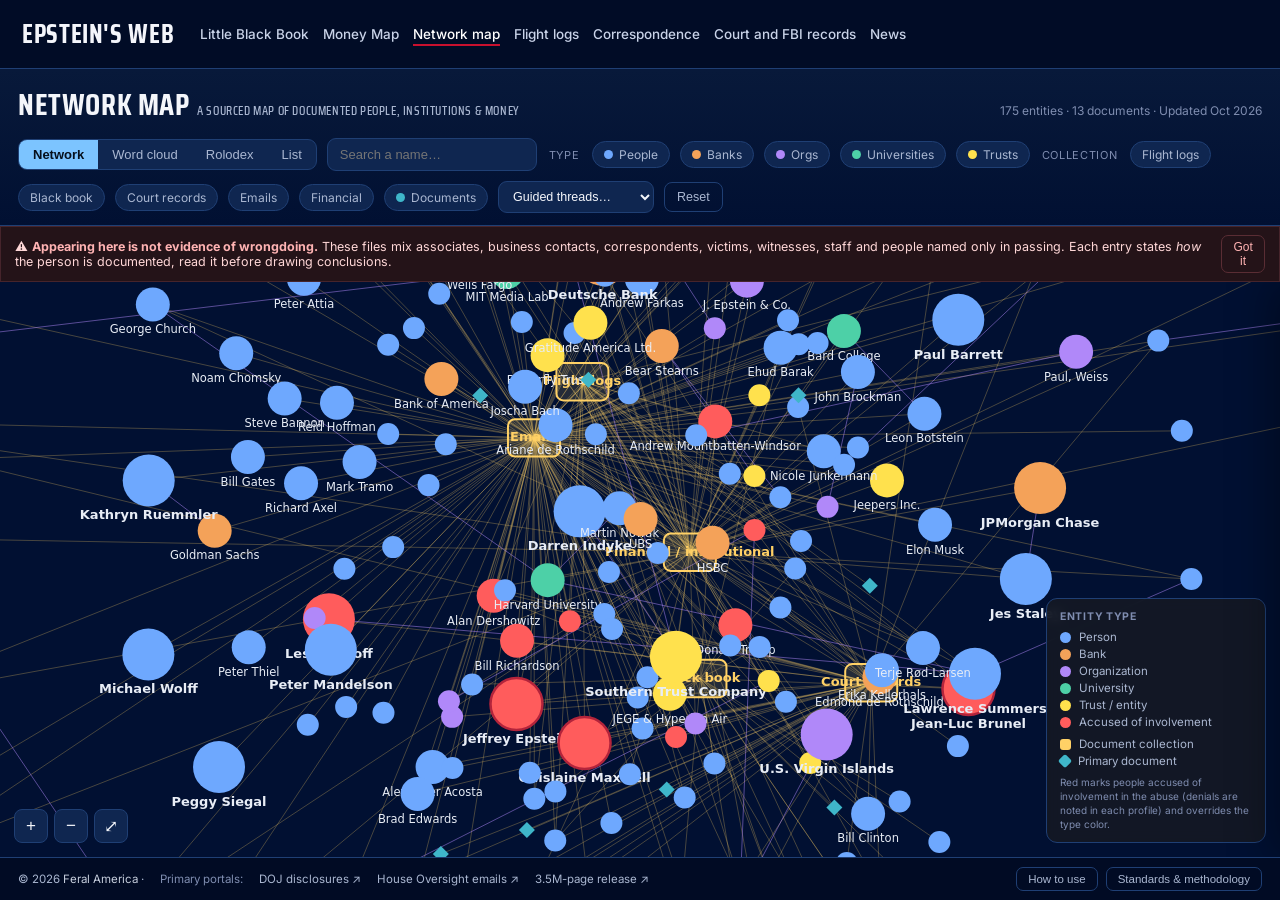
<file: network.html>
<!DOCTYPE html>
<html lang="en">
<head>
<meta charset="UTF-8">
<meta name="viewport" content="width=device-width, initial-scale=1.0">
<title>Network map · Epstein's Web</title>
<meta name="description" content="An interactive, sourced map of the people, institutions, banks and documents that appear in the public Epstein record. Appearing here is not evidence of wrongdoing.">
<link rel="canonical" href="https://epsteinsweb.com/">
<meta property="og:title" content="Epstein's Web | Feral America">
<meta property="og:description" content="An interactive, sourced map of documented associations across the released Epstein materials. Every entry is sourced.">
<meta property="og:image" content="https://stayferalamerica.com/feral-logo.png">
<meta property="og:url" content="https://epsteinsweb.com/">
<link rel="icon" type="image/png" sizes="32x32" href="favicon-32.png">
<link rel="icon" href="favicon.ico" sizes="any">
<link rel="apple-touch-icon" href="apple-touch-icon.png">
<meta property="og:image" content="https://epsteinsweb.com/og-card.jpg">
<link rel="preconnect" href="https://fonts.googleapis.com">
<link rel="preconnect" href="https://fonts.gstatic.com" crossorigin>
<link href="https://fonts.googleapis.com/css2?family=Saira+Condensed:wght@500;600;700&family=Inter:wght@400;500;600;700&display=swap" rel="stylesheet">
<style>
  :root{
    --bg:#011032; --panel:#08193a; --panel2:#0f2650; --line:#1f3f74;
    --ink:#f4f6fb; --mut:#aab7d1; --dim:#7f8db0;
    --red:#c8102e; --red-bright:#e4141b; --silver:#c6cedd;
    --display:"Saira Condensed","Arial Narrow",sans-serif; --stencil:"Inter",sans-serif;
    --person:#6ea8fe; --bank:#f4a259; --org:#b088f9; --university:#4dd0a7; --trust:#ffe14d;
    --accused:#ff5c5c; --accused2:#b3243b; --doc:#3fb6c9;
    --hub:#ffd166; --accent:#7cc4ff;
    --danger:#ff6b6b;
  }
  *{box-sizing:border-box}
  html,body{margin:0;height:100%;background:var(--bg);color:var(--ink);
    font-family:"Inter",-apple-system,BlinkMacSystemFont,"Segoe UI",Roboto,Helvetica,Arial,sans-serif;
    -webkit-font-smoothing:antialiased;overflow:hidden}
  body{display:flex;flex-direction:column}
  #app{display:flex;flex-direction:column;flex:1 1 auto;min-height:0}

  /* Feral America header */
  header.franav{padding:0;background:linear-gradient(180deg,#02122e,#010c26);border-bottom:1px solid var(--line);flex:0 0 auto;z-index:40}
  .franav .nav-inner{padding:9px 18px;display:flex;align-items:center;gap:18px}
  .franav .brand{display:flex;align-items:center;gap:11px;font-family:var(--display);text-transform:uppercase;letter-spacing:.02em;color:var(--ink);text-decoration:none}
  .franav .brand img{width:38px;height:38px;object-fit:contain;filter:drop-shadow(0 3px 6px rgba(0,0,0,.5))}
  .franav .brand span{font-size:1.05rem;line-height:1}
  .franav .brand span b{color:var(--red-bright);font-weight:400}
  .franav .nav-links{margin-left:auto;display:flex;align-items:center;gap:4px}
  .franav .nav-links a{font-family:var(--stencil);font-weight:500;text-transform:uppercase;letter-spacing:.12em;font-size:.78rem;color:var(--mut);padding:8px 12px;border-radius:8px;transition:color .2s,background .2s;text-decoration:none}
  .franav .nav-links a:hover{color:#fff;background:rgba(255,255,255,.06)}
  .franav .nav-cta{background:var(--red)!important;color:#fff!important}
  .franav .nav-cta:hover{background:var(--red-bright)!important}
  .franav .nav-toggle{display:none;margin-left:auto;background:none;border:1px solid var(--line);color:#fff;width:42px;height:38px;border-radius:9px;cursor:pointer;font-size:1.1rem}
  .support-strip{display:flex;justify-content:center;gap:10px;flex-wrap:wrap;padding:7px 18px;border-top:1px solid var(--line);background:rgba(1,16,50,.6)}
  .support-strip a{font-family:var(--stencil);text-transform:uppercase;letter-spacing:.1em;font-weight:600;font-size:.68rem;padding:6px 14px;border-radius:20px;display:inline-flex;align-items:center;gap:7px;transition:transform .15s,filter .2s;text-decoration:none}
  .support-strip a:hover{transform:translateY(-1px);filter:brightness(1.12)}
  .ss-doj{background:var(--red);color:#fff}
  .ss-book{background:#008CFF;color:#fff}
  @media(max-width:820px){
    .franav .nav-links{display:none;position:absolute;top:100%;left:0;right:0;flex-direction:column;align-items:stretch;background:#02122e;border-bottom:1px solid var(--line);padding:10px 16px 16px;z-index:45}
    .franav .nav-links.open{display:flex}
    .franav .nav-toggle{display:block}
    .franav{position:relative}
  }

  header:not(.franav){padding:12px 18px;border-bottom:1px solid var(--line);background:linear-gradient(180deg,#08193a,#011032);flex:0 0 auto}
  .titlerow{display:flex;align-items:baseline;gap:14px;flex-wrap:wrap}
  h1{font-size:30px;margin:0;letter-spacing:.02em;font-family:var(--display);font-weight:700;text-transform:uppercase}
  h1 .sub{color:var(--mut);font-weight:500;font-size:12.5px;margin-left:2px}
  .count{color:var(--dim);font-size:12px;margin-left:auto}

  .controls{display:flex;gap:10px;align-items:center;margin-top:10px;flex-wrap:wrap}
  .seg{display:inline-flex;background:var(--panel2);border:1px solid var(--line);border-radius:9px;overflow:hidden}
  .seg button{background:transparent;border:0;color:var(--mut);padding:7px 14px;font-size:13px;cursor:pointer}
  .seg button.on{background:var(--accent);color:#06101c;font-weight:600}
  input#search{background:var(--panel2);border:1px solid var(--line);border-radius:9px;color:var(--ink);
    padding:8px 12px;font-size:13px;width:210px;outline:none}
  input#search:focus{border-color:var(--accent)}
  .chip{background:var(--panel2);border:1px solid var(--line);border-radius:20px;color:var(--mut);
    padding:5px 11px;font-size:12px;cursor:pointer;user-select:none;display:inline-flex;align-items:center;gap:6px}
  .chip .dot{width:9px;height:9px;border-radius:50%}
  .chip.off{opacity:.38;text-decoration:line-through}
  .chip:hover{border-color:var(--dim)}
  .filtlabel{color:var(--dim);font-size:11px;text-transform:uppercase;letter-spacing:.7px;margin:0 2px}
  .ghost{background:transparent;border:1px solid var(--line);color:var(--mut);border-radius:8px;padding:7px 12px;font-size:12.5px;cursor:pointer}
  .ghost:hover{color:var(--ink);border-color:var(--dim)}

  #banner{background:#241318;border:1px solid #46242b;color:#ffd7d7;font-size:12.5px;
    padding:8px 14px;display:flex;gap:10px;align-items:center;flex:0 0 auto}
  #banner b{color:#ffb3b3}
  #banner button{margin-left:auto;background:transparent;border:1px solid #5a2d34;color:#ffb3b3;border-radius:7px;padding:4px 10px;font-size:12px;cursor:pointer}

  main{flex:1 1 auto;position:relative;overflow:hidden}
  canvas{display:block;width:100%;height:100%;cursor:grab}
  canvas.grabbing{cursor:grabbing}

  /* Word cloud */
  #cloud{position:absolute;inset:0;display:none;overflow:auto;padding:34px 40px 90px;background:var(--bg)}
  #cloud.show{display:block}
  .cloudwrap{display:flex;flex-wrap:wrap;gap:8px 20px;align-items:baseline;justify-content:center;max-width:1100px;margin:0 auto}
  .word{cursor:pointer;line-height:1.05;transition:transform .08s;white-space:nowrap;font-weight:600}
  .word:hover{transform:scale(1.06)}
  .cloudhint{text-align:center;color:var(--dim);font-size:12px;margin:0 auto 20px;max-width:640px}

  /* Rolodex */
  #rolodex{position:absolute;inset:0;display:none;flex-direction:column;align-items:center;justify-content:center;background:var(--bg);padding:20px}
  #rolodex.show{display:flex}
  .rolo-controls{display:flex;align-items:center;gap:12px;margin-bottom:24px}
  .rolo-controls button{height:42px;border-radius:11px;border:1px solid var(--line);background:var(--panel2);color:var(--ink);font-size:16px;cursor:pointer;padding:0 16px}
  .rolo-controls button:hover{border-color:var(--dim)}
  .spin-btn{font-weight:700 !important;background:linear-gradient(135deg,#7cc4ff,#b088f9) !important;color:#0a0f1a !important;border:0 !important;font-size:15px !important;padding:0 22px !important;box-shadow:0 6px 18px rgba(124,196,255,.25)}
  .rolo-pos{color:var(--mut);font-size:13px;min-width:78px;text-align:center;font-variant-numeric:tabular-nums}
  .rolo-card{width:440px;max-width:92vw;height:322px;perspective:1500px;cursor:pointer;outline:none}
  .rolo-card:focus-visible .rolo-inner{box-shadow:0 0 0 2px var(--accent)}
  .rolo-inner{position:relative;width:100%;height:100%;transition:transform .55s cubic-bezier(.4,0,.2,1);transform-style:preserve-3d}
  .rolo-card.flipped .rolo-inner{transform:rotateY(180deg)}
  .rolo-card.spinning .rolo-inner{filter:blur(.4px)}
  .rolo-face{position:absolute;inset:0;backface-visibility:hidden;-webkit-backface-visibility:hidden;border:1px solid var(--line);border-radius:18px;background:linear-gradient(160deg,var(--panel2),var(--panel));padding:24px 26px;display:flex;flex-direction:column;box-shadow:0 24px 60px rgba(0,0,0,.45)}
  .rolo-back{transform:rotateY(180deg);overflow-y:auto}
  .rolo-type{display:inline-flex;align-items:center;gap:8px;font-size:11px;letter-spacing:.6px;text-transform:uppercase;color:var(--mut)}
  .rolo-type .dot{width:11px;height:11px;border-radius:50%}
  .rolo-name{font-size:27px;font-weight:700;line-height:1.12;margin:10px 0 12px}
  .rolo-hint{margin-top:auto;color:var(--dim);font-size:11px;padding-top:12px}
  .rolo-back h5{margin:0 0 6px;font-size:10px;letter-spacing:.8px;text-transform:uppercase;color:var(--dim)}
  .rolo-searchhint{margin-top:22px;color:var(--dim);font-size:12px;text-align:center;max-width:560px}
  @media (prefers-reduced-motion: reduce){ .rolo-inner{transition:none} .rolo-card.spinning .rolo-inner{filter:none} }

  .zoomctl{position:absolute;left:14px;bottom:14px;display:flex;gap:6px}
  .zoomctl button{width:34px;height:34px;border-radius:8px;background:var(--panel2);border:1px solid var(--line);color:var(--ink);font-size:17px;cursor:pointer}
  .zoomctl button:hover{border-color:var(--dim)}

  .legend{position:absolute;right:14px;bottom:14px;background:rgba(20,25,36,.9);border:1px solid var(--line);
    border-radius:11px;padding:11px 13px;font-size:11.5px;color:var(--mut);backdrop-filter:blur(6px);max-width:220px}
  .legend h4{margin:0 0 7px;font-size:10.5px;letter-spacing:.7px;text-transform:uppercase;color:var(--dim)}
  .legrow{display:flex;align-items:center;gap:8px;margin:3px 0}
  .legrow .dot{width:11px;height:11px;border-radius:50%}
  .legrow .sq{width:11px;height:11px;border-radius:3px}

  /* Detail panel */
  #detail{position:absolute;top:0;right:0;height:100%;width:380px;max-width:88vw;background:var(--panel);
    border-left:1px solid var(--line);transform:translateX(102%);transition:transform .22s cubic-bezier(.4,0,.2,1);
    overflow-y:auto;z-index:30;box-shadow:-16px 0 40px rgba(0,0,0,.35)}
  #detail.open{transform:translateX(0)}
  .dhead{padding:18px 20px 14px;border-bottom:1px solid var(--line);position:sticky;top:0;background:var(--panel);z-index:2}
  .dclose{position:absolute;top:14px;right:14px;background:transparent;border:0;color:var(--mut);font-size:22px;cursor:pointer;line-height:1}
  .dclose:hover{color:var(--ink)}
  .dtype{display:inline-flex;align-items:center;gap:7px;font-size:11px;letter-spacing:.6px;text-transform:uppercase;color:var(--mut)}
  .dtype .dot{width:10px;height:10px;border-radius:50%}
  .cardbtn{display:inline-flex;align-items:center;margin:12px 0 0;padding:9px 14px;border-radius:9px;background:#c8102e;color:#fff !important;font-weight:700;font-size:13px;text-decoration:none}.cardbtn:hover{background:#e4141b}
  #dname{font-size:21px;margin:8px 0 10px;line-height:1.15}
  .natchip{display:inline-block;font-size:11.5px;padding:4px 10px;border-radius:20px;background:var(--panel2);border:1px solid var(--line);color:var(--ink)}
  .dbody{padding:16px 20px 40px}
  .dsec{margin-bottom:18px}
  .dsec h5{margin:0 0 7px;font-size:10.5px;letter-spacing:.8px;text-transform:uppercase;color:var(--dim)}
  #dctx{font-size:14px;line-height:1.55;color:#dbe3f0;margin:0}
  .colls{display:flex;flex-wrap:wrap;gap:7px}
  .coll{font-size:12px;padding:5px 10px;border-radius:8px;background:var(--panel2);border:1px solid var(--line);color:var(--ink);display:inline-flex;gap:7px;align-items:center}
  .coll .sq{width:9px;height:9px;border-radius:2px;background:var(--hub)}
  .links a{display:flex;gap:9px;align-items:center;color:var(--accent);text-decoration:none;font-size:13px;
    padding:9px 11px;border:1px solid var(--line);border-radius:9px;margin-bottom:7px;background:var(--panel2)}
  .links a:hover{border-color:var(--accent);background:#182231}
  .links a .arr{margin-left:auto;color:var(--dim)}
  .disc{font-size:11.5px;color:var(--dim);line-height:1.5;border-top:1px solid var(--line);padding-top:14px}

  footer{flex:0 0 auto;border-top:1px solid var(--line);background:#010b24;color:var(--dim);font-size:11.5px;padding:9px 18px;display:flex;gap:16px;flex-wrap:wrap;align-items:center}
  footer a{color:var(--mut);text-decoration:none}
  footer a:hover{color:var(--accent)}
  .methodbtn{margin-left:auto;background:transparent;border:1px solid var(--line);color:var(--mut);border-radius:7px;padding:5px 11px;cursor:pointer;font-size:11.5px}

  #modal{position:fixed;inset:0;background:rgba(4,7,12,.72);display:none;align-items:center;justify-content:center;z-index:50;padding:24px}
  #modal.show{display:flex}
  .mcard{background:var(--panel);border:1px solid var(--line);border-radius:16px;max-width:660px;width:100%;max-height:84vh;overflow:auto;padding:26px 28px}
  .mcard h2{margin:0 0 6px;font-size:19px}
  .mcard h3{font-size:13px;color:var(--accent);margin:18px 0 6px;letter-spacing:.3px}
  .mcard p{font-size:13.5px;line-height:1.62;color:#cdd6e4;margin:0 0 10px}
  .mcard code{background:var(--panel2);padding:1px 6px;border-radius:5px;font-size:12.5px}
  .mclose{float:right;background:transparent;border:0;color:var(--mut);font-size:24px;cursor:pointer}
  .tag{display:inline-block;font-size:11px;padding:2px 8px;border-radius:20px;background:var(--panel2);border:1px solid var(--line);color:var(--mut);margin:0 4px 4px 0}

  @media (max-width:720px){
    input#search{width:150px}
    .legend{display:none}
    #detail{width:100%}
  }

  /* Onboarding / standards / help / list / threads */
  .overlay{position:fixed;inset:0;background:rgba(4,7,12,.82);display:flex;align-items:center;justify-content:center;z-index:60;padding:24px;backdrop-filter:blur(3px)}
  .overlay.hide{display:none}
  .welcome{background:linear-gradient(160deg,#141b2b,#0d1017);border:1px solid var(--line);border-radius:18px;max-width:680px;width:100%;max-height:90vh;overflow:auto;padding:32px 34px}
  .welcome .kicker{color:var(--accent);font-size:12px;letter-spacing:1.4px;text-transform:uppercase;font-weight:700}
  .welcome h1{font-size:26px;margin:8px 0 8px;line-height:1.15}
  .welcome .thesis{font-size:15px;color:#cdd6e4;line-height:1.55;margin:0 0 16px}
  .welcome .principle{background:#241318;border:1px solid #46242b;color:#ffd7d7;border-radius:11px;padding:12px 15px;font-size:13px;line-height:1.5;margin-bottom:18px}
  .welcome .principle b{color:#ffb3b3}
  .wstats{display:flex;gap:10px;margin:0 0 20px;flex-wrap:wrap}
  .wstat{flex:1;min-width:110px;background:var(--panel2);border:1px solid var(--line);border-radius:11px;padding:11px 13px}
  .wstat .n{font-size:21px;font-weight:700;color:var(--ink)}
  .wstat .l{font-size:10.5px;color:var(--mut);text-transform:uppercase;letter-spacing:.5px;margin-top:2px}
  .wread{display:flex;flex-direction:column;gap:9px;margin-bottom:22px}
  .wread div{display:flex;gap:10px;font-size:13px;color:#c7d0de;line-height:1.45;align-items:flex-start}
  .wread .num{flex:0 0 22px;height:22px;border-radius:50%;background:var(--accent);color:#06101c;font-weight:700;font-size:12px;display:flex;align-items:center;justify-content:center;margin-top:1px}
  .wbtns{display:flex;gap:10px;flex-wrap:wrap}
  .btn-primary{background:var(--accent);color:#06101c;border:0;border-radius:10px;padding:11px 20px;font-size:14px;font-weight:600;cursor:pointer}
  .btn-ghost2{background:transparent;color:var(--mut);border:1px solid var(--line);border-radius:10px;padding:11px 18px;font-size:14px;cursor:pointer}
  .btn-ghost2:hover{color:var(--ink);border-color:var(--dim)}

  #help{position:fixed;inset:0;background:rgba(4,7,12,.72);display:none;align-items:center;justify-content:center;z-index:50;padding:24px}
  #help.show{display:flex}

  .fbtn{background:transparent;border:1px solid var(--line);color:var(--mut);border-radius:7px;padding:5px 11px;cursor:pointer;font-size:11.5px}
  .fbtn:hover{color:var(--ink);border-color:var(--dim)}

  #threadSel{background:var(--panel2);border:1px solid var(--line);color:var(--ink);border-radius:9px;padding:7px 10px;font-size:12.5px;cursor:pointer}
  #threadbar{display:none;background:#101725;border-bottom:1px solid var(--line);color:#c7d0de;font-size:12.5px;padding:8px 16px;align-items:center;gap:12px}
  #threadbar.show{display:flex}
  #threadbar b{color:var(--accent)}
  #threadbar button{margin-left:auto;background:transparent;border:1px solid var(--line);color:var(--mut);border-radius:7px;padding:4px 10px;font-size:11.5px;cursor:pointer;white-space:nowrap}

  #listview{position:absolute;inset:0;display:none;overflow:auto;background:var(--bg);padding:0 0 60px}
  #listview.show{display:block}
  .ltable{width:100%;border-collapse:collapse;font-size:13px}
  .ltable th{position:sticky;top:0;background:#0f1420;color:var(--mut);text-align:left;font-size:11px;letter-spacing:.5px;text-transform:uppercase;padding:11px 14px;border-bottom:1px solid var(--line);cursor:pointer;user-select:none;z-index:1}
  .ltable th:hover{color:var(--ink)}
  .ltable td{padding:10px 14px;border-bottom:1px solid #1a2130;vertical-align:top}
  .ltable tr:hover td{background:#121826}
  .ltable .nm{font-weight:600;color:var(--ink);cursor:pointer}
  .ltable .nm:hover{color:var(--accent)}
  .ltag{display:inline-block;font-size:10.5px;padding:2px 7px;border-radius:20px;border:1px solid var(--line);color:var(--mut);text-transform:capitalize}
  .ltable .src a{color:var(--accent);text-decoration:none;margin-right:10px;white-space:nowrap;font-size:12px}
  .lcap{color:var(--dim);font-size:12px;padding:11px 16px}

  .copybtn{background:var(--panel2);border:1px solid var(--line);color:var(--accent);border-radius:8px;padding:8px 11px;font-size:12.5px;cursor:pointer}
  .copybtn:hover{border-color:var(--accent)}
  .darow{display:flex;gap:8px;flex-wrap:wrap;margin-bottom:16px}

  /* prevent horizontal overflow in the profile panel / cards */
  #detail{overflow-x:hidden}
  #dctx,#detail .links a,#defta span,#defta .coll,.rolo-back p,.rolo-back .links a,.natchip{overflow-wrap:anywhere;word-break:break-word}
  #detail .coll,.natchip{max-width:100%}
  #detail .links a{min-width:0}

  @media (max-width:720px){
    .welcome{padding:22px 18px}
    .wstat{min-width:82px}
    .ltable .src{display:none}
    #detail{width:100%;max-width:100%}
    #dname{font-size:19px}
    .dhead,.dbody{padding-left:16px;padding-right:16px}
  }

  /* Epstein's Web shared header (matches the other pages) */
  header.franav.ewh{background:#010c26;border-bottom:1px solid #1f3f74;position:relative}
  header.franav.ewh .nav-inner{max-width:1320px;margin:0 auto;padding:14px 22px;display:flex;align-items:center;gap:26px}
  header.franav.ewh .brand{display:flex;align-items:center;gap:10px;font-family:"Saira Condensed",sans-serif;font-weight:700;letter-spacing:.04em;text-transform:uppercase;color:#f4f6fb;text-decoration:none}
  header.franav.ewh .brand img{width:32px;height:32px;border-radius:7px;filter:none}
  header.franav.ewh .brand span{font-size:26px;line-height:1.55}
  header.franav.ewh .byfa{font-size:12px;color:#aab7d1;white-space:nowrap}
  header.franav.ewh .byfa a{color:#c9d3e8;text-decoration:underline;text-underline-offset:3px}
  header.franav.ewh .nav-links{margin-left:0;flex:1 1 auto;display:flex;align-items:center;gap:14px;min-width:0}
  header.franav.ewh .nav-links a{font-family:"Inter",sans-serif;font-weight:500;text-transform:none;letter-spacing:0;font-size:13.5px;color:#c9d3e8;padding:4px 0;border-radius:0;background:none;white-space:nowrap;text-decoration:none}
  header.franav.ewh .nav-links a:hover{color:#fff;background:none}
  header.franav.ewh .nav-links a[aria-current]{color:#fff;box-shadow:inset 0 -2px 0 #c8102e}
  header.franav.ewh .hb{margin-left:auto;display:flex;gap:10px;flex:none}
  header.franav.ewh .nav-links .hb a{display:inline-flex;align-items:center;gap:7px;min-height:40px;padding:0 12px;border-radius:9px;color:#fff;font-weight:700;font-size:13.5px;box-shadow:none}
  header.franav.ewh .nav-links .hb a.hb-tip{background:#c8102e}
  header.franav.ewh .nav-links .hb a.hb-ven{background:#1f9d55}
  header.franav.ewh .hb-ven i{display:inline-grid;place-items:center;width:18px;height:18px;border-radius:50%;background:#fff;color:#1f9d55;font-size:12px;font-weight:800;font-style:normal}
  header.franav.ewh .hb-ven .ls{display:none}
  header.franav.ewh .nav-toggle{display:none}
  @media(max-width:1180px){header.franav.ewh .byfa{display:none}header.franav.ewh .nav-links{gap:12px}header.franav.ewh .nav-links a{font-size:13px}}
  @media(max-width:820px){
    header.franav.ewh .nav-toggle{display:inline-flex;flex-direction:column;align-items:center;justify-content:center;gap:5px;margin-left:auto;width:46px;height:46px;border:1px solid #3a5a92;border-radius:10px;background:#0f2650;cursor:pointer;padding:0}
    header.franav.ewh .nav-toggle span{display:block;width:20px;height:2px;border-radius:2px;background:#f4f6fb}
    header.franav.ewh .nav-links{display:none;position:absolute;top:100%;left:0;right:0;flex-direction:column;align-items:stretch;gap:0;background:#010c26;border-bottom:1px solid #1f3f74;padding:4px 22px 16px;z-index:45}
    header.franav.ewh .nav-links.open{display:flex}
    header.franav.ewh .nav-links a{padding:13px 2px;border-bottom:1px solid #13284f;font-size:16px;box-shadow:none !important}
    header.franav.ewh .hb{margin:12px 0 0}
    header.franav.ewh .nav-links .hb a{flex:1 1 0;justify-content:center;min-height:46px;border-bottom:0}
    header.franav.ewh .hb-ven .lf{display:none}header.franav.ewh .hb-ven .ls{display:inline}
  }
</style>
<script>var EWCARD={set:{"Alexander Acosta": 1, "Juan Alessi": 1, "Woody Allen": 1, "Anil Ambani": 1, "Eva Andersson-Dubin": 1, "Apollo Global Management": 1, "Dan Ariely": 1, "Peter Attia": 1, "Richard Axel": 1, "The 1953 Trust": 1, "Joscha Bach": 1, "Adam Back": 1, "Alec Baldwin": 1, "Douglas Band": 1, "Bank Leumi": 1, "Bank of America": 1, "Steve Bannon": 1, "Ehud Barak": 1, "Bard College": 1, "Tom Barrack": 1, "Paul Barrett": 1, "Bear Stearns": 1, "Jeff Bezos": 1, "Bryan Bishop": 1, "Leon Black": 1, "David Blaine": 1, "Tony Blair": 1, "Leonard Blavatnik": 1, "Todd Boehly": 1, "Leon Botstein": 1, "Richard Branson": 1, "Børge Brende": 1, "Flavio Briatore": 1, "Sergey Brin": 1, "John Brockman": 1, "Jean-Luc Brunel": 1, "Ron Burkle": 1, "William J. Burns": 1, "Butterfly Trust": 1, "BV70 LLC": 1, "2017 Caterpillar Trust": 1, "C.O.U.Q. Foundation": 1, "Naomi Campbell": 1, "Nick Candy": 1, "Noam Chomsky": 1, "Deepak Chopra": 1, "George Church": 1, "Clinton Foundation": 1, "Bill Clinton": 1, "David Copperfield": 1, "Bill Cosby": 1, "Alan Dershowitz": 1, "Deutsche Bank": 1, "Jamie Dimon": 1, "Glenn Dubin": 1, "Edge Foundation": 1, "Edmond de Rothschild": 1, "Brad Edwards": 1, "Enhanced Education": 1, "Jeffrey Epstein": 1, "Andrew Farkas": 1, "Sarah Ferguson": 1, "Ralph Fiennes": 1, "Financial Trust Company": 1, "Bill Gates": 1, "David Gelernter": 1, "Gordon Getty": 1, "Ben Goertzel": 1, "Goldman Sachs": 1, "Al Gore": 1, "Gratitude America Ltd.": 1, "Great St. Jim LLC": 1, "Alan Greenberg": 1, "Lesley Groff": 1, "Hanson Robotics": 1, "Josh Harris": 1, "Harvard University": 1, "Stephen Hawking": 1, "Haze Trust": 1, "HBRK Associates": 1, "Highbridge Capital": 1, "Steven Hoffenberg": 1, "Reid Hoffman": 1, "Jack Horner": 1, "HSBC": 1, "Carl Icahn": 1, "Darren Indyke": 1, "Joi Ito": 1, "J. Epstein & Co.": 1, "Michael Jackson": 1, "Thorbjørn Jagland": 1, "Jeepers Inc.": 1, "JEGE & Hyperion Air": 1, "JPMorgan Chase": 1, "Nicole Junkermann": 1, "Mona Juul": 1, "Richard Kahn": 1, "Dean Kamen": 1, "Brad Karp": 1, "Sarah Kellen": 1, "Erika Kellerhals": 1, "Edward Kennedy": 1, "Robert F. Kennedy Jr.": 1, "John Kerry": 1, "Adnan Khashoggi": 1, "Henry Kissinger": 1, "Bobby Kotick": 1, "Robert Kraft": 1, "Lawrence Krauss": 1, "L Brands / Victoria's Secret": 1, "Miroslav Lajčák": 1, "Jack Lang": 1, "Ronald Lauder": 1, "Liquid Funding Ltd.": 1, "Courtney Love": 1, "Howard Lutnick": 1, "Peter Mandelson": 1, "Maple Inc.": 1, "Nadia Marcinkova": 1, "Ghislaine Maxwell": 1, "Mette-Marit": 1, "Marvin Minsky": 1, "MIT Media Lab": 1, "George Mitchell": 1, "Mohammed bin Salman": 1, "Paul Morris": 1, "Andrew Mountbatten-Windsor": 1, "Rupert Murdoch": 1, "Elon Musk": 1, "Kimbal Musk": 1, "Nathan Myhrvold": 1, "NES LLC": 1, "Elisa New": 1, "Boris Nikolic": 1, "Martin Nowak": 1, "OpenAI": 1, "Mehmet Oz": 1, "Andrés Pastrana": 1, "Paul, Weiss": 1, "John Paulson": 1, "Itzhak Perlman": 1, "Plan D LLC": 1, "Stacey Plaskett": 1, "Soon-Yi Previn": 1, "Thomas Pritzker": 1, "Brett Ratner": 1, "Bill Richardson": 1, "David Rodgers": 1, "Ariane de Rothschild": 1, "Marc Rowan": 1, "Kathryn Ruemmler": 1, "Terje Rød-Larsen": 1, "Nicolas Sarkozy": 1, "Peggy Siegal": 1, "Southern Financial LLC": 1, "Southern Trust Company": 1, "Kevin Spacey": 1, "Jes Staley": 1, "Lawrence Summers": 1, "Peter Thiel": 1, "Landon Thomas Jr.": 1, "Steve Tisch": 1, "Mark Tramo": 1, "Donald Trump": 1, "Ivana Trump": 1, "Chris Tucker": 1, "U.S. Virgin Islands": 1, "UBS": 1, "Brad Wechsler": 1, "Harvey Weinstein": 1, "Wells Fargo": 1, "Leslie Wexner": 1, "Michael Wolff": 1, "Zorro Trust": 1, "Mortimer Zuckerman": 1},alias:{"Prince Andrew": "Andrew Mountbatten-Windsor", "Jeffrey Epstein VI Foundation": "Enhanced Education"}};</script>
</head>
<body>
<header class="franav ewh">
  <div class="nav-inner">
    <a class="brand" href="index.html"><span>Epstein's Web</span></a>
    <button class="nav-toggle" aria-label="Menu"><span></span><span></span><span></span></button>
    <nav class="nav-links" aria-label="Main">
      <a href="book.html">Little Black Book</a>
      <a href="moneymap.html">Money Map</a>
      <a href="network.html" aria-current="page">Network map</a>
      <a href="flights.html">Flight logs</a>
      <a href="emails.html">Correspondence</a>
      <a href="records.html">Court and FBI records</a>
      <a href="news.html">News</a>
    </nav>
  </div>
</header>

<div id="app">
  <header>
    <div class="titlerow">
      <h1>Network map <span class="sub">A sourced map of documented people, institutions &amp; money</span></h1>
      <span class="count" id="count"></span>
    </div>
    <div class="controls">
      <div class="seg" id="viewseg">
        <button data-view="network" class="on">Network</button>
        <button data-view="cloud">Word cloud</button>
        <button data-view="rolodex">Rolodex</button>
        <button data-view="list">List</button>
      </div>
      <input id="search" placeholder="Search a name…" autocomplete="off">
      <span class="filtlabel">Type</span>
      <span class="chip" data-type="person"><span class="dot" style="background:var(--person)"></span>People</span>
      <span class="chip" data-type="bank"><span class="dot" style="background:var(--bank)"></span>Banks</span>
      <span class="chip" data-type="org"><span class="dot" style="background:var(--org)"></span>Orgs</span>
      <span class="chip" data-type="university"><span class="dot" style="background:var(--university)"></span>Universities</span>
      <span class="chip" data-type="trust"><span class="dot" style="background:var(--trust)"></span>Trusts</span>
      <span class="filtlabel">Collection</span>
      <span class="chip col" data-col="FL">Flight logs</span>
      <span class="chip col" data-col="BB">Black book</span>
      <span class="chip col" data-col="CR">Court records</span>
      <span class="chip col" data-col="EM">Emails</span>
      <span class="chip col" data-col="FIN">Financial</span>
      <span class="chip" id="docchip" data-docs="1"><span class="dot" style="background:var(--doc)"></span>Documents</span>
      <select id="threadSel" aria-label="Guided threads">
        <option value="">Guided threads…</option>
        <option value="money">Follow the money</option>
        <option value="postconv">After the conviction</option>
        <option value="science">The science pipeline</option>
      </select>
      <button class="ghost" id="reset">Reset</button>
    </div>
  </header>

  <div id="banner">
    <span>⚠️ <b>Appearing here is not evidence of wrongdoing.</b> These files mix associates, business contacts, correspondents, victims, witnesses, staff and people named only in passing. Each entry states <i>how</i> the person is documented, read it before drawing conclusions.</span>
    <button id="bannerx">Got it</button>
  </div>

  <div id="threadbar"><span id="threadtext"></span><button id="threadclear">Clear thread ✕</button></div>

  <main>
    <canvas id="cv"></canvas>
    <div id="cloud">
      <p class="cloudhint">Sized by how prominently each name features across the released material. Click any name for its documented record and sources.</p>
      <div class="cloudwrap" id="cloudwrap"></div>
    </div>

    <div id="rolodex">
      <div class="rolo-controls">
        <button id="roloPrev" aria-label="Previous card">◀</button>
        <button id="roloSpin" class="spin-btn" aria-label="Spin to a random profile">🎲 Spin</button>
        <button id="roloNext" aria-label="Next card">▶</button>
        <span class="rolo-pos" id="roloPos"></span>
      </div>
      <div class="rolo-card" id="roloCard" tabindex="0" role="button" aria-label="Profile card, activate to flip for details">
        <div class="rolo-inner">
          <div class="rolo-face rolo-front">
            <div class="rolo-type" id="roloType"></div>
            <div class="rolo-name" id="roloName"></div>
            <span class="natchip" id="roloNat"></span>
            <div style="margin-top:14px"><div class="colls" id="roloColls"></div></div>
            <div class="rolo-hint">Click / press Enter to flip for details ↻</div>
          </div>
          <div class="rolo-face rolo-back">
            <div class="rolo-type" id="roloType2"></div>
            <p id="roloCtx" style="font-size:13.5px;line-height:1.55;color:#dbe3f0;margin:12px 0 14px"></p>
            <div id="roloEftaWrap" style="display:none;margin-bottom:12px"><h5>In the released files (EFTA)</h5><div class="links" id="roloEfta"></div></div>
            <div class="links" id="roloLinks"></div>
            <div class="rolo-hint">Click to flip back ↻</div>
          </div>
        </div>
      </div>
      <div class="rolo-searchhint">Type in the search box to jump to a name, or hit <b>Spin</b> for a random profile. Use ← → to browse, Enter to flip, S to spin.</div>
    </div>

    <div id="listview">
      <div class="lcap" id="lcap"></div>
      <table class="ltable">
        <thead><tr>
          <th data-sort="n">Name</th>
          <th data-sort="t">Type</th>
          <th data-sort="nat">How documented</th>
          <th>Appears in</th>
          <th>Sources</th>
        </tr></thead>
        <tbody id="lbody"></tbody>
      </table>
    </div>

    <div class="zoomctl" id="zoomctl">
      <button id="zin">+</button><button id="zout">−</button><button id="zfit" title="Fit">⤢</button>
    </div>

    <div class="legend" id="legend">
      <h4>Entity type</h4>
      <div class="legrow"><span class="dot" style="background:var(--person)"></span>Person</div>
      <div class="legrow"><span class="dot" style="background:var(--bank)"></span>Bank</div>
      <div class="legrow"><span class="dot" style="background:var(--org)"></span>Organization</div>
      <div class="legrow"><span class="dot" style="background:var(--university)"></span>University</div>
      <div class="legrow"><span class="dot" style="background:var(--trust)"></span>Trust / entity</div>
      <div class="legrow"><span class="dot" style="background:var(--accused)"></span>Accused of involvement</div>
      <div class="legrow" style="margin-top:8px"><span class="sq" style="background:var(--hub)"></span>Document collection</div>
      <div class="legrow"><span class="dot" style="background:var(--doc);width:10px;height:10px;border-radius:2px;transform:rotate(45deg)"></span>Primary document</div>
      <div style="margin-top:7px;font-size:10px;color:var(--dim);line-height:1.4">Red marks people accused of involvement in the abuse (denials are noted in each profile) and overrides the type color.</div>
    </div>

    <aside id="detail">
      <div class="dhead">
        <button class="dclose" id="dclose">×</button>
        <span class="dtype" id="dtype"><span class="dot"></span><span id="dtypelabel"></span></span>
        <div id="dname"></div>
        <span class="natchip" id="dnat"></span>
        <a id="dcard" class="cardbtn" href="book.html" style="display:none">Open full card →</a>
      </div>
      <div class="dbody">
        <div class="dsec"><h5>How they're documented</h5><p id="dctx"></p></div>
        <div class="dsec"><h5>Appears in</h5><div class="colls" id="dcolls"></div></div>
        <div class="dsec" id="deftawrap" style="display:none"><h5>In the released files (EFTA)</h5><div class="links" id="defta"></div></div>
        <div class="dsec"><h5>Sources</h5><div class="links" id="dlinks"></div></div>
        <div class="darow" id="dactions" style="display:none"><button class="copybtn" id="copyCite">⧉ Copy citation</button><button class="copybtn" id="copyLink">🔗 Copy link</button></div>
        <div class="disc">Context and sources are drawn from reputable reporting and court/DOJ records. Inclusion reflects documented association only; where individuals have denied allegations or been cleared, that is noted above.</div>
      </div>
    </aside>
  </main>

  <footer>
    <span style="color:var(--mut)">© <span id="fyear">2026</span> <a href="https://stayferalamerica.com" target="_blank" rel="noopener" style="color:var(--silver);text-decoration:none">Feral America</a> ·</span>
    <span>Primary portals:</span>
    <a href="https://www.justice.gov/epstein/doj-disclosures" target="_blank" rel="noopener">DOJ disclosures ↗</a>
    <a href="https://oversightdemocrats.house.gov/news/press-releases/house-oversight-committee-releases-jeffrey-epstein-email-correspondence-raising" target="_blank" rel="noopener">House Oversight emails ↗</a>
    <a href="https://www.justice.gov/opa/pr/department-justice-publishes-35-million-responsive-pages-compliance-epstein-files" target="_blank" rel="noopener">3.5M-page release ↗</a>
    <span style="margin-left:auto;display:flex;gap:8px;flex-wrap:wrap">
      <button class="fbtn" id="helpbtn">How to use</button>
      <button class="fbtn" id="methodbtn">Standards &amp; methodology</button>
      <button class="fbtn" id="exportCsv" style="display:none">Export CSV</button>
      <button class="fbtn" id="exportJson" style="display:none">JSON</button>
    </span>
  </footer>
</div>

<div class="overlay hide" id="welcome">
  <div class="welcome">
    <div class="kicker">A sourced public record</div>
    <h1>The Epstein Files, mapped. With receipts.</h1>
    <p class="thesis">A plain-language, interactive map of the people, institutions, banks and documents that appear in the public Epstein record, with every entry linked to its primary source or established reporting.</p>
    <div class="principle"><b>Appearing here is not proof of wrongdoing.</b> These files mix associates, business and social contacts, correspondents, staff and people named only in passing. This project exists to keep that distinction visible, and to make the underlying documents easy to check for yourself.</div>
    <div class="wstats" id="wstats"></div>
    <div class="wread">
      <div><span class="num">1</span><span><b>Explore</b> four ways, a connection map, a word cloud of who features most, a flip-through rolodex you can search or spin, or a sortable list.</span></div>
      <div><span class="num">2</span><span><b>Click anyone</b> to read how they're documented, which collections they appear in, and links straight to the sources.</span></div>
      <div><span class="num">3</span><span><b>Red</b> marks people accused of involvement (with denials noted); every other color is a documented contact, not an accusation. Victims are never listed.</span></div>
    </div>
    <div class="wbtns">
      <button class="btn-primary" id="welcomeGo">Explore the map</button>
      <button class="btn-ghost2" id="welcomeStd">How we source this</button>
    </div>
  </div>
</div>

<div id="help">
  <div class="mcard">
    <button class="mclose" id="helpclose">×</button>
    <h2>How to use this map</h2>
    <h3>Four ways to explore</h3>
    <p><b>Network</b>, see how people and institutions cluster around the five document collections. Drag to pan, scroll to zoom, click a node for details.<br>
    <b>Word cloud</b>, names sized by how prominently they feature; click any name.<br>
    <b>Rolodex</b>, flip through profiles one at a time, jump to a name with the search box, or hit <b>Spin</b> for a random one.<br>
    <b>List</b>, a searchable, sortable table with every source link; the fastest view for journalists and screen-reader users.</p>
    <h3>Reading the colors</h3>
    <p>Blue = person, orange = bank, purple = organization, green = university, yellow = trust/entity. <b>Red overrides all of these</b> and marks someone accused of involvement in the abuse (each profile notes denials). Amber squares are the five document collections; cyan diamonds are individual primary documents you can open.</p>
    <h3>Filters, threads &amp; search</h3>
    <p>Toggle the Type and Collection chips to narrow the view; pick a <b>Guided thread</b> to follow a storyline; type in the search box to find or jump to a name; press <b>Reset</b> to clear everything.</p>
    <h3>Sharing responsibly</h3>
    <p>Open any profile and use <b>Copy link</b> to share a direct link that carries the person's sources and the "not evidence of wrongdoing" framing with it, or <b>Copy citation</b> for a ready-to-paste, sourced reference. Keyboard: in Rolodex, ← → browse, Enter flips, S spins.</p>
  </div>
</div>

<div id="modal">
  <div class="mcard">
    <button class="mclose" id="mclose">×</button>
    <h2>Standards &amp; methodology</h2>
    <p>This is a research-navigation tool, not an accusation index. It maps <b>documented associations</b> between named people/institutions and the major public collections of Epstein-related material, so you can jump to primary reporting and records. Node size reflects how prominently a name features in reporting, not any measure of culpability.</p>

    <h3>The five collections</h3>
    <p>
      <span class="tag">Flight logs</span> Passenger records from Epstein's aircraft entered as court evidence.
      <span class="tag">Black book</span> Epstein's contact directory (multiple versions leaked/auctioned).
      <span class="tag">Court records</span> Unsealed <i>Maxwell civil case (2015)</i> filings, depositions and exhibits (Jan 2024 and prior).
      <span class="tag">Emails</span> The House Oversight estate-email releases (Nov 2025) and DOJ Transparency Act disclosures.
      <span class="tag">Financial</span> Bank suits/settlements, donations, trusts and Epstein's own entities.
    </p>

    <h3>What "documented" does and doesn't mean</h3>
    <p>A flight-log or black-book entry means only that a person traveled on the plane or that Epstein held their contact details. A name in an unsealed filing may be an allegation by an accuser, deposition testimony, a passing reference, or a person the witness said they <i>never</i> met. A name in the emails shows correspondence, not complicity. The July 2025 DOJ/FBI review concluded there is no incriminating master "client list." Settlements were made without admissions of liability.</p>

    <h3>Notable verification note</h3>
    <p>A widely-shared claim that Epstein spelled Jean-Luc Brunel's name phonetically as <code>john look</code> in an email <b>could not be verified</b> in reputable sources and is therefore <b>not</b> represented here as fact. (There is a separate, verified "phonetic nickname" email, the unrelated <code>Bubba</code> message between Epstein and his brother.) Some allegations in the record were later recanted by the accuser who made them. Deceased individuals could not respond to material unsealed after their deaths.</p>

    <h3>Sourcing</h3>
    <p>Entries are anchored to major outlets (CNN, CBS, NPR, PBS, TIME, BBC, Al Jazeera, Bloomberg, CNBC), court/DOJ/USVI records, and official releases. For a public-facing site, cite the underlying primary documents where possible. This dataset is a curated starting roster, not the full 3.5M-page corpus, and is meant to be expanded.</p>

    <h3>How we verify</h3>
    <p>Aggregator sites (community wikis and trackers) are used only as <i>leads</i>, never as a citation. Every entry must be confirmed against a reputable independent source: a court or government record, an official release, or established investigative journalism. Where a claim rests on a single, uncorroborated source, it is held back rather than published.</p>

    <h3>What we exclude, and why</h3>
    <p>Victims, survivors and accusers are <b>not listed</b> on this map. They appear throughout the underlying files, but naming them here would serve no public-interest purpose and risks compounding harm. This is a deliberate editorial line, stated plainly so readers know what they are and are not seeing.</p>

    <h3>Allegations vs. facts, what the colors mean</h3>
    <p>Most people here are documented <i>contacts</i>, social, business, academic, financial or correspondence ties, and are shown in their category color. <b>Red</b> is reserved for the narrow set accused of involvement in the abuse or trafficking itself: named by an accuser as an alleged participant, criminally charged, or convicted. Even then, denials and outcomes are noted on the profile. Red means "accused," never "guilty."</p>

    <h3>Corrections &amp; contact</h3>
    <p>This is a living document. If you can show an entry is wrong, mischaracterized, or missing context, or that someone has been cleared, it will be corrected or removed. Corrections are treated as a feature, not an embarrassment: accuracy is the entire point.</p>
  </div>
</div>

<script>
/* ============================ DATA ============================ */
/* w = prominence (1-3, drives size). s = collections. nat = neutral status.
   ctx = neutral one-line record. rel = documented entity-entity links.
   links = [label,url]. */
const COLNAMES={FL:"Flight logs",BB:"Black book",CR:"Court records",EM:"Emails",FIN:"Financial / institutional"};
const TYPEC={person:"--person",bank:"--bank",org:"--org",university:"--university",trust:"--trust"};

const E=[{"n":"Jeffrey Epstein","t":"person","w":3,"ac":1,"conv":1,"s":["FL","BB","CR","EM","FIN"],"nat":"Central subject · convicted sex offender","ctx":"Financier and convicted sex offender at the center of every collection; died in federal custody in 2019 awaiting a sex-trafficking trial.","links":[["TIME: unsealed documents overview","https://time.com/6552063/jeffrey-epsteins-unsealed-court-documents/"]]},{"n":"Ghislaine Maxwell","t":"person","w":3,"ac":1,"conv":1,"s":["FL","BB","CR","EM"],"nat":"Convicted","ctx":"Epstein's former partner and associate; convicted in 2021 on federal sex-trafficking and conspiracy charges and sentenced to 20 years. Maintains her innocence.","links":[["TIME: court documents","https://time.com/6552063/jeffrey-epsteins-unsealed-court-documents/"]]},{"n":"2017 Caterpillar Trust","t":"trust","w":2,"s":["FIN","EM"],"nat":"2017","ctx":"Put $10M into Honeycomb on top of Southern Trust's stake.","links":[]},{"n":"Adam Back","t":"person","w":1,"s":["EM","FIN"],"nat":"Investment recipient","ctx":"Blockstream co-founder (cryptographer); Epstein invested ~$500K and invited him to the island. Not accused of wrongdoing.","links":[["Yahoo Finance","https://finance.yahoo.com/news/jeffrey-epstein-invested-bitcoin-firm-200734419.html"]]},{"n":"Adnan Khashoggi","t":"person","w":1,"s":["BB"],"nat":"Contact-book entry","ctx":"Late Saudi arms dealer listed as a contact in the black book.","links":[["CNBC: black book","https://www.cnbc.com/2019/07/22/jeffrey-epsteins-black-book-trump-clintons-prince-andrew.html"]]},{"n":"Al Gore","t":"person","w":1,"s":["CR","EM"],"nat":"Incidental mention","ctx":"Former U.S. vice president named by a witness as present at a dinner in unsealed documents; not accused of any wrongdoing.","links":[["NBC News","https://www.nbcnews.com/news/us-news/last-batch-unsealed-jeffrey-epstein-documents-released-rcna132936"]]},{"n":"Alan Dershowitz","t":"person","w":2,"ac":1,"s":["FL","BB","CR","EM"],"nat":"Named by an accuser · denies","ctx":"Attorney who helped negotiate Epstein's 2008 plea deal; appears in flight logs and the black book and was named in an accuser's court filings. Has consistently and vehemently denied wrongdoing.","links":[["Al Jazeera: unsealed names","https://www.aljazeera.com/news/2024/1/4/jeffrey-epstein-list-whose-names-are-on-the-newly-unsealed-documents"]]},{"n":"Alan Greenberg","t":"person","w":1,"s":["FIN","EM","FL"],"nat":"Bear Stearns chairman (hired Epstein)","ctx":"As Bear Stearns' leader, brought Epstein into Wall Street in the 1970s and promoted him to limited partner. (Deceased 2014.)","links":[["Wikipedia: Alan C. Greenberg","https://en.wikipedia.org/wiki/Alan_C._Greenberg"]]},{"n":"Alec Baldwin","t":"person","w":1,"s":["BB","EM"],"nat":"Contact-book entry (peripheral)","ctx":"Actor listed as a contact. Peripheral.","links":[["GovFacts: the Epstein files","https://govfacts.org/criminal-justice-public-safety/crime-criminal-law/types-of-crimes/the-epstein-files-what-documents-exist-and-what-they-prove/"]]},{"n":"Alexander Acosta","t":"person","w":2,"s":["CR","EM"],"nat":"Prosecutor (2008 plea deal)","ctx":"Former US Attorney who negotiated Epstein's controversial 2008 non-prosecution agreement.","links":[["TIME: court documents","https://time.com/6552063/jeffrey-epsteins-unsealed-court-documents/"]]},{"n":"Andrew Farkas","t":"person","w":2,"s":["EM","FIN"],"nat":"Business partner","ctx":"Real-estate billionaire who co-owned a St. Thomas marina with Epstein; emails were warmer than his 'purely business' characterization. Not accused of wrongdoing.","links":[["Boston Globe","https://www.bostonglobe.com/2026/02/12/opinion/jeffrey-epstein-hasty-pudding-harvard-andrew-farkas/"]]},{"n":"Andrew Mountbatten-Windsor","t":"person","w":2,"ac":1,"s":["FL","BB","CR","EM"],"nat":"Named by an accuser · settled, denies","ctx":"Publicly named by a survivor in court documents and in a best-selling book; appears in the flight logs, the contact book and photos. Settled her lawsuit in 2022 with no admission, was stripped of his titles in 2025, and was arrested in February 2026 on suspicion of misconduct in public office over documents allegedly sent to Epstein. Denies wrongdoing.","links":[["TIME: court documents","https://time.com/6552063/jeffrey-epsteins-unsealed-court-documents/"]]},{"n":"Andrés Pastrana","t":"person","w":1,"s":["BB","CR","EM","FL"],"nat":"Named in files · denies knowledge","ctx":"Former president of Colombia named in released case files; U.S. records confirm ties. He denies any wrongdoing or knowledge of Epstein's crimes.","links":[["Colombia Reports","https://colombiareports.com/us-confirms-ties-between-colombias-ex-president-and-jeffrey-epstein/"]]},{"n":"Anil Ambani","t":"person","w":1,"s":["EM"],"nat":"Sought business advice","ctx":"Indian industrialist (Reliance Group) who exchanged hundreds of messages seeking business advice and 'White House' insights from Epstein. Not accused of wrongdoing.","links":[["Business Today","https://www.businesstoday.in/world/us/story/jeffrey-epstein-pitched-himself-as-trump-white-house-insider-to-anil-ambani-documents-524050-2026-04-04"]]},{"n":"Apollo Global Management","t":"org","w":3,"s":["FIN","EM"],"nat":"Reviewed: no wrongdoing found","ctx":"Firm co-founded by Leon Black; an independent review found no wrongdoing by Apollo or evidence Black was involved in Epstein's crimes, but Black stepped down as CEO.","links":[["Apollo: review conclusion","https://ir.apollo.com/news-events/press-releases/detail/121/apollo-global-management-announces-conclusion-and-release"]]},{"n":"Ariane de Rothschild","t":"person","w":2,"s":["FIN","EM"],"nat":"Edmond de Rothschild group chief · not accused","ctx":"Head of the Edmond de Rothschild group. Southern Trust billed her bank $25M in 2015, a fee tied to the bank’s Justice Department settlement, plus a second $15M invoice. Her emails with Epstein discuss the DOJ case.","links":[]},{"n":"BV70 LLC","t":"trust","w":1,"s":["FIN","EM"],"nat":"Leon Black’s single-member LLC","ctx":"Black's \"LLC that owns automobiles.\" Gave $10M to an Epstein charity, lent $30.5M to an Epstein jet company.","links":[]},{"n":"Bank Leumi","t":"bank","w":1,"s":["FIN","EM"],"nat":"Asked for records (2020)","ctx":"Named alongside Wells Fargo among banks asked by regulators in 2020 for information on Epstein-linked funds; no charges resulted.","links":[["Bloomberg","https://www.bloomberg.com/news/articles/2020-07-24/wells-fargo-leumi-5-others-asked-for-details-on-epstein-money"]]},{"n":"Bank of America","t":"bank","w":2,"s":["FIN","EM"],"nat":"Named in Senate report · disputes it","ctx":"A 2026 Senate Finance Committee report named Bank of America among institutions that processed Epstein-linked transactions; the bank disputes the characterization and was not charged.","links":[["Bloomberg","https://www.bloomberg.com/news/articles/2026-08-04/deutsche-bank-jpmorgan-bofa-enabled-epstein-wyden-report-says"]]},{"n":"Bard College","t":"university","w":2,"s":["FIN","EM"],"nat":"Received donations","ctx":"Received Epstein donations including post-conviction; board compensation to its president was reportedly funded via Epstein's foundation.","links":[["NPR","https://www.npr.org/2026/05/02/nx-s1-5808942/bard-college-president-leon-botstein-retire-jeffrey-epstein"]]},{"n":"Bear Stearns","t":"bank","w":2,"s":["FIN","EM"],"nat":"Epstein's early employer","ctx":"Epstein's employer 1976 to 1981; the origin of his Wall Street network.","links":[["Wikipedia: Alan C. Greenberg","https://en.wikipedia.org/wiki/Alan_C._Greenberg"]]},{"n":"Ben Goertzel","t":"person","w":2,"s":["EM","FIN"],"nat":"Grant recipient","ctx":"AI researcher who received Epstein grants; Epstein reportedly helped secure Hong Kong government funding for his work. Not accused of wrongdoing.","links":[["South China Morning Post","https://www.scmp.com/news/hong-kong/society/article/3343645/epstein-funded-ai-pioneer-helped-him-get-hk89-million-hong-kong-government-grants"]]},{"n":"Bill Clinton","t":"person","w":2,"s":["FL","BB","CR","EM"],"nat":"Association · denies knowledge","ctx":"Documented on multiple flights (incl. a 2002 Africa trip tied to Clinton Foundation work) and referenced in filings/emails. His office says he knew nothing of Epstein's crimes and never visited the island.","links":[["CBS News: unsealed names","https://www.cbsnews.com/news/jeffrey-epstein-list-names-released-unsealed-documents/"]]},{"n":"Bill Cosby","t":"person","w":1,"s":["BB","EM"],"nat":"Contact-book entry","ctx":"Listed as a contact in Epstein's black book. No documented flight-log appearance.","links":[["CNBC: black book","https://www.cnbc.com/2019/07/22/jeffrey-epsteins-black-book-trump-clintons-prince-andrew.html"]]},{"n":"Bill Gates","t":"person","w":2,"s":["EM"],"nat":"Post-conviction meetings · denies wrongdoing","ctx":"Met Epstein multiple times beginning 2011: after Epstein's conviction: in what Gates calls a misjudged belief Epstein could mobilize philanthropic donors. Told the House Oversight Committee he 'never victimized anyone' and called the association a 'huge mistake.'","links":[["CBS News: Gates & Musk","https://www.cbsnews.com/news/bill-gates-elon-musk-epstein-files-what-documents-show/"],["TIME: Gates before Congress","https://time.com/article/2026/06/09/bill-gates-jeffrey-epstein-house-oversight-committee-congress/"]]},{"n":"Bill Richardson","t":"person","w":2,"ac":1,"s":["CR","EM"],"nat":"Named by an accuser · denied (deceased)","ctx":"Former New Mexico governor named by an accuser; denied the allegations through a spokesman. Died in 2023.","links":[["CBS News","https://www.cbsnews.com/news/jeffrey-epstein-list-names-released-unsealed-documents/"]]},{"n":"Bobby Kotick","t":"person","w":1,"s":["EM","FIN"],"nat":"Correspondent","ctx":"Former Activision Blizzard CEO who appears ~300 times in the emails; Epstein reportedly explored an Activision stake. Not accused of wrongdoing.","links":[["GameSpot","https://www.gamespot.com/articles/epstein-files-reveal-gaming-connections-plans-to-buy-activision-stock/1100-6537858/"]]},{"n":"Boris Nikolic","t":"person","w":3,"s":["EM"],"nat":"Correspondent","ctx":"Biotech investor named in a 2010 email referencing Davos and meeting Clinton and Prince Andrew. No wrongdoing alleged.","links":[["PBS NewsHour","https://www.pbs.org/newshour/politics/emails-reveal-epsteins-network-of-the-rich-and-powerful-despite-sex-offender-status"]]},{"n":"Brad Edwards","t":"person","w":2,"s":["CR","EM"],"nat":"Lawyer for survivors · not accused","ctx":"Lawyer for Epstein survivors whom Epstein sued in 2009. A 2019 charity gift tied to settling Epstein’s litigation was paid from Epstein’s foundation. No wrongdoing by Edwards is indicated.","links":[]},{"n":"Brad Karp","t":"person","w":1,"s":["EM"],"nat":"Correspondent · resigned as chair","ctx":"Chair of law firm Paul, Weiss; emails show dinners and a request for a job for his son; resigned as chair amid the fallout. Not accused of wrongdoing.","links":[["NBC News","https://www.nbcnews.com/news/us-news/brad-karp-resigns-paul-weiss-chair-epstein-files-fallout-rcna257517"]]},{"n":"Brad Wechsler","t":"person","w":2,"s":["FIN","EM"],"nat":"Ran Leon Black’s family office · not accused","ctx":"Head of Leon Black’s family office. Received Richard Kahn’s Oct 2015 plan to pay Black’s fees to Epstein as a charitable donation.","links":[]},{"n":"Brett Ratner","t":"person","w":1,"s":["EM"],"nat":"Appears in photos","ctx":"Filmmaker pictured with Epstein in released photos; has denied earlier, unrelated misconduct allegations.","links":[["The Daily Beast","https://www.thedailybeast.com/melania-doc-director-found-in-creepy-epstein-files-photos/"]]},{"n":"Bryan Bishop","t":"person","w":1,"s":["EM"],"nat":"Bitcoin developer turned gene-editing founder · not accused","ctx":"Former Bitcoin software developer introduced to Epstein by email in 2015. Their emails move from crypto funding to a human embryo-editing venture in 2018, including an Aug 2 “Designer Babies” call, a pitch deck and a “use of funds” thread. MIT Technology Review reported the project in 2019. Not accused of a crime.","links":[]},{"n":"Butterfly Trust","t":"trust","w":2,"s":["FIN","EM"],"nat":"Created Dec 27, 2006","ctx":"Trustees: his accountant and his USVI lawyer. Beneficiaries: his lawyer, his accountant, his girlfriend.","links":[]},{"n":"Børge Brende","t":"person","w":1,"s":["EM"],"nat":"Correspondent · resigned","ctx":"World Economic Forum president; exchanged 120+ messages and attended dinners; stepped down after a WEF review of his Epstein ties. Not accused of wrongdoing.","links":[["CNN","https://www.cnn.com/2026/02/26/business/borge-brende-wef-epstein-files-intl"]]},{"n":"C.O.U.Q. Foundation","t":"org","w":1,"s":["FIN","EM"],"nat":"Epstein private foundation","ctx":"Epstein's private foundation (IRS Form 990s on ProPublica) that routed donations, including to science and academic recipients.","links":[["ProPublica","https://projects.propublica.org/nonprofits/organizations/943357645"]]},{"n":"Carl Icahn","t":"person","w":1,"s":["BB","EM"],"nat":"Contact-book entry","ctx":"Investor listed as a contact in the auctioned 1997 book.","links":[["Scripps News: black book","https://www.scrippsnews.com/us-news/jeffrey-epsteins-little-black-book-just-went-up-for-auction-heres-whose-names-are-listed-in-it"]]},{"n":"Chris Tucker","t":"person","w":1,"s":["FL","EM"],"nat":"Passenger (2002 trip)","ctx":"Comedian documented as a passenger on the 2002 humanitarian trip with Bill Clinton. No accusation.","links":[["Factually: flight logs","https://factually.co/fact-checks/justice/who-is-listed-in-jeffrey-epstein-flight-logs-3e8f05"]]},{"n":"Clinton Foundation","t":"org","w":1,"s":["CR","EM"],"nat":"Cited re: purpose of jet travel","ctx":"Cited as the stated reason for Bill Clinton's trips on Epstein's aircraft.","links":[["CBS News","https://www.cbsnews.com/news/jeffrey-epstein-list-names-released-unsealed-documents/"]]},{"n":"Courtney Love","t":"person","w":1,"s":["BB"],"nat":"Contact-book entry (peripheral)","ctx":"Musician listed as a contact. Peripheral.","links":[["GovFacts: the Epstein files","https://govfacts.org/criminal-justice-public-safety/crime-criminal-law/types-of-crimes/the-epstein-files-what-documents-exist-and-what-they-prove/"]]},{"n":"Dan Ariely","t":"person","w":1,"s":["EM"],"nat":"Correspondent","ctx":"Duke behavioral economist with a years-long friendship and correspondence with Epstein documented in the files. Not accused of wrongdoing.","links":[["ABC11","https://abc11.com/post/jeffrey-epstein-duke-university-professor-appears-newest-release-files/18531358/"]]},{"n":"Darren Indyke","t":"person","w":3,"s":["FIN","EM"],"nat":"Estate co-executor / lawyer","ctx":"Epstein's longtime lawyer and estate co-executor; a named co-defendant in the USVI settlement over Epstein entities.","links":[["USVI DOJ: $105M settlement","https://usvidoj.com/u-s-virgin-islands-attorney-general-settles-sex-trafficking-case-against-estate-of-jeffrey-epstein-and-co-defendants-for-over-105-million/"]]},{"n":"David Blaine","t":"person","w":2,"s":["EM"],"nat":"Correspondent","ctx":"Magician documented as having years-long correspondence and recurring dinners with Epstein (2012 to 2016). Not accused of wrongdoing.","links":[["WION","https://www.wionews.com/photos/from-tom-barrack-and-david-blaine-to-michael-wolff-8-key-names-in-the-new-epstein-email-release-1763202194281"]]},{"n":"David Copperfield","t":"person","w":1,"s":["CR","EM"],"nat":"Incidental mention (dinner guest)","ctx":"Magician mentioned by a witness as a dinner guest. Not accused of wrongdoing in the documents.","links":[["CBS News","https://www.cbsnews.com/news/jeffrey-epstein-list-names-released-unsealed-documents/"]]},{"n":"David Gelernter","t":"person","w":1,"s":["EM"],"nat":"Emails · under review","ctx":"Yale computer scientist barred from teaching during a Yale review over emails to Epstein. Not accused of wrongdoing.","links":[["CNBC","https://www.cnbc.com/2026/02/11/epstein-files-yale-david-gelernter-classeds.html"]]},{"n":"David Rodgers","t":"person","w":1,"s":["FL","EM"],"nat":"Staff (pilot)","ctx":"Epstein's longtime chief pilot who recorded and signed the flight-log pages later entered as court evidence.","links":[["Law&Crime: flight logs","https://lawandcrime.com/live-trials/ghislaine-maxwell/jeffrey-epstein-flight-logs-showing-detailed-passenger-lists-entered-into-evidence-at-ghislaine-maxwell-trial/"]]},{"n":"Dean Kamen","t":"person","w":1,"s":["EM"],"nat":"Island visit (2013)","ctx":"Segway inventor who visited Epstein's island in 2013; resigned from two boards after the files (a review reportedly cleared him). Not accused of wrongdoing.","links":[["Boston Globe","https://www.bostonglobe.com/2026/03/12/metro/nh-kamen-resigns-first-nonprofit-armi/"]]},{"n":"Deepak Chopra","t":"person","w":2,"s":["EM"],"nat":"Met Epstein (2016 to 2019)","ctx":"Wellness author who met Epstein several times; UC San Diego moved to end his professor affiliation after the files. Not accused of wrongdoing.","links":[["KPBS","https://www.kpbs.org/podcasts/kpbs-midday-edition/ucsd-to-cut-ties-with-deepak-chopra-over-epstein-connection"]]},{"n":"Deutsche Bank","t":"bank","w":3,"s":["FIN","EM"],"nat":"Settled + fined","ctx":"Banked Epstein ~2013 to 2018; fined $150M by NY regulators (2020) for compliance failures and settled a victims' suit for $75M (2023).","links":[["CNN: Deutsche Bank settlement","https://www.cnn.com/2023/10/20/business/deutsche-bank-settlement-epstein-accusers"]]},{"n":"Donald Trump","t":"person","w":2,"ac":1,"s":["FL","BB","EM"],"nat":"Named by an accuser · denies","ctx":"Documented 1990s social ties: flights with family, a contact-book entry, and emails released in 2025. FBI interview summaries from 2019, released in March 2026, record a woman’s allegation that he sexually assaulted her as a minor; the files don’t show how investigators assessed it. He denies all wrongdoing.","links":[["TIME: Trump/Epstein timeline","https://time.com/7333365/trump-epstein-relationship-timeline/"],["NPR: Trump named in emails","https://www.npr.org/2025/11/12/nx-s1-5605582/epstein-files-release-trump-email-grijalva-massie"]]},{"n":"Douglas Band","t":"person","w":1,"s":["FL","EM"],"nat":"Named in flight logs / emails","ctx":"Former Bill Clinton aide documented on Epstein's jet and in correspondence; told a House panel he could not recall his interactions with Epstein.","links":[["ABC News","https://abcnews.com/US/doug-band-former-aide-bill-clinton-questioned-clintons/story?id=134313410"]]},{"n":"Edge Foundation","t":"org","w":1,"s":["FIN","EM"],"nat":"Epstein-funded salon","ctx":"John Brockman's intellectual salon; Epstein was its biggest funder and a conduit for his access to scientists.","links":[["BuzzFeed News","https://www.buzzfeednews.com/article/peteraldhous/jeffrey-epstein-john-brockman-edge-foundation"]]},{"n":"Edmond de Rothschild","t":"bank","w":2,"s":["FIN","EM"],"nat":"Swiss private bank","ctx":"Paid Southern Trust for \"risk analysis\" and \"algorithms.\" The fee was keyed to the bank's DOJ penalty.","links":[]},{"n":"Edward Kennedy","t":"person","w":1,"s":["BB"],"nat":"Contact-book entry","ctx":"Late US Senator listed as a contact in the auctioned 1997 book.","links":[["Scripps News: black book","https://www.scrippsnews.com/us-news/jeffrey-epsteins-little-black-book-just-went-up-for-auction-heres-whose-names-are-listed-in-it"]]},{"n":"Ehud Barak","t":"person","w":2,"s":["BB","EM"],"nat":"Business / social · denies wrongdoing","ctx":"Former Israeli PM with an acknowledged business and social relationship with Epstein, incl. a 2015 investment in a tech firm partly funded by Epstein and visits to his homes. Denies attending any parties or seeing young women; faces no allegations.","links":[["Times of Israel","https://www.timesofisrael.com/barak-says-he-visited-epstein-at-home-but-didnt-attend-sex-parties"]]},{"n":"Elisa New","t":"person","w":1,"s":["EM","FIN"],"nat":"Received funding","ctx":"Former Harvard professor (and Lawrence Summers' wife); Epstein helped fund her 'Poetry in America' project; PBS and ASU later cut ties. Not accused of wrongdoing.","links":[["Boston Globe","https://www.bostonglobe.com/2025/12/18/metro/epstein-summers-harvard-asu-poetry/"]]},{"n":"Elon Musk","t":"person","w":2,"s":["EM"],"nat":"Correspondence · says invitations declined","ctx":"Named in 2012 to 2014 emails referencing island gatherings; says he had 'very little correspondence,' declined repeated invitations, and that the emails could be misinterpreted.","links":[["CBS News: Gates & Musk","https://www.cbsnews.com/news/bill-gates-elon-musk-epstein-files-what-documents-show/"]]},{"n":"Enhanced Education","t":"trust","w":1,"s":["FIN","EM"],"nat":"Epstein’s private foundation · EIN 66-0585379","ctx":"Trade name of The J. Epstein Virgin Islands Foundation, Inc. Presented as a science and education charity; the files show it paying a government fine, consultants and Les Wexner personally, and being lined up to receive fees Leon Black owed Epstein as a \"charitable donation.\"","links":[["Wikipedia: VI Foundation","https://en.wikipedia.org/wiki/Jeffrey_Epstein_VI_Foundation"]]},{"n":"Erika Kellerhals","t":"person","w":2,"s":["FIN","EM"],"nat":"Epstein’s USVI lawyer · not accused","ctx":"Epstein’s Virgin Islands lawyer. She presented Southern Trust’s bid for USVI tax breaks in 2012 and served as a trustee of his foundation and the Butterfly Trust.","links":[]},{"n":"Eva Andersson-Dubin","t":"person","w":3,"s":["FL","CR","EM"],"nat":"Ex-girlfriend · denied allegations","ctx":"Former Miss Sweden and Epstein ex-girlfriend, later married to Glenn Dubin; appears frequently in flight logs. Denied allegations alongside her husband.","links":[["TIME: court documents","https://time.com/6552063/jeffrey-epsteins-unsealed-court-documents/"]]},{"n":"Financial Trust Company","t":"trust","w":3,"s":["FIN","EM"],"nat":"1998 to 2012 · USVI","ctx":"The original. Epstein's money-management firm, with USVI tax breaks from 1999.","links":[]},{"n":"Flavio Briatore","t":"person","w":1,"s":["BB","EM"],"nat":"Contact · introductions","ctx":"Italian businessman and ex-F1 boss in Epstein's contacts/emails; reportedly helped introduce Naomi Campbell to Epstein. Not accused of wrongdoing.","links":[["Yahoo Sports","https://sports.yahoo.com/articles/epstein-files-expose-deep-ties-200517014.html"]]},{"n":"George Church","t":"person","w":2,"s":["EM","FIN"],"nat":"Took donations · apologized","ctx":"Harvard geneticist who took Epstein donations and had lab dealings; apologized, citing 'nerd tunnel vision.' Not accused of wrongdoing.","links":[["STAT","https://www.statnews.com/2026/02/24/epstein-cell-line-george-church-harvard-personal-genome-project/"]]},{"n":"George Mitchell","t":"person","w":1,"ac":1,"s":["FL","CR","EM"],"nat":"Named by an accuser · denied","ctx":"Former US Senate Majority Leader named by an accuser; appears in flight logs. Has categorically denied any contact with her.","links":[["Portland Press Herald","https://www.pressherald.com/2019/08/09/former-u-s-sen-george-mitchell-denies-allegations-made-by-epstein-victim/"]]},{"n":"Glenn Dubin","t":"person","w":1,"ac":1,"s":["CR","FIN","EM","FL"],"nat":"Named by an accuser · denied","ctx":"Hedge-fund billionaire (Highbridge) and longtime Epstein associate named by an accuser; he and his wife denied the allegations.","links":[["TIME: court documents","https://time.com/6552063/jeffrey-epsteins-unsealed-court-documents/"]]},{"n":"Goldman Sachs","t":"bank","w":2,"s":["EM"],"nat":"Employer of an email correspondent","ctx":"Current employer of Kathryn Ruemmler; a spokesperson declined to comment on her Epstein emails. No institutional wrongdoing alleged.","links":[["PBS NewsHour","https://www.pbs.org/newshour/politics/emails-reveal-epsteins-network-of-the-rich-and-powerful-despite-sex-offender-status"]]},{"n":"Gordon Getty","t":"person","w":1,"s":["EM","FIN"],"nat":"Correspondent","ctx":"Getty oil heir; exchanged emails (2013 to 2018) and helped fund a scientist he connected to Epstein. Not accused of wrongdoing.","links":[["Forbes","https://www.forbes.com/sites/monicahunter-hart/2026/01/30/billionaire-gordon-getty-allegedly-said-of-epstein-we-all-have-similar-kinds-of-problems/"]]},{"n":"Gratitude America Ltd.","t":"trust","w":2,"s":["FIN","EM"],"nat":"Epstein charity","ctx":"Reported as an Epstein 'secret charity' that operated through Deutsche Bank and made donations after his conviction.","links":[["The Daily Beast","https://www.thedailybeast.com/jeffrey-epsteins-secret-charity-gratitude-america-operated-via-deutsche-bank-and-benefited-himself-report/"]]},{"n":"Great St. Jim LLC","t":"org","w":1,"s":["FIN","CR","EM"],"nat":"Island holding entity","ctx":"USVI-linked holding entity for Epstein's Great St. James island purchase, named in the U.S. Virgin Islands enforcement matter.","links":[["Bloomberg","https://www.bloomberg.com/news/articles/2019-07-19/the-shell-game-untangling-jeffrey-epstein-s-offshore-money-web"]]},{"n":"HBRK Associates","t":"org","w":3,"s":["FIN","CR","EM"],"nat":"Management entity · named in lawsuits","ctx":"Epstein-linked management/accounting entity named in civil trafficking lawsuits alleging his network of companies facilitated operations; allegations, not proven.","links":[["Financial Advisor Mag","https://www.fa-mag.com/news/epstein-s-sex-ring-employed-his-network-of-shell-companies--lawsuits-claim-51252.html"]]},{"n":"HSBC","t":"bank","w":2,"s":["FIN","CR","EM"],"nat":"Held Epstein accounts","ctx":"Filings unsealed in November 2025 show Epstein held accounts at HSBC (and Goldman Sachs); no allegation of wrongdoing by the bank.","links":[["U.S. News","https://www.usnews.com/news/top-news/articles/2025-11-04/jeffrey-epstein-had-accounts-with-goldman-sachs-and-hsbc-documents-show"]]},{"n":"Hanson Robotics","t":"org","w":1,"s":["FIN","EM"],"nat":"Epstein funding","ctx":"Maker of the 'Sophia' robot; received Epstein funding via researcher Ben Goertzel and founder David Hanson.","links":[["South China Morning Post","https://www.scmp.com/news/hong-kong/society/article/3343645/epstein-funded-ai-pioneer-helped-him-get-hk89-million-hong-kong-government-grants"]]},{"n":"Harvard University","t":"university","w":2,"s":["FIN","EM"],"nat":"Received donations · faculty probed","ctx":"Received ~$9.1M from Epstein (mostly pre-2008) and hosted an Epstein-funded program; declined post-2008 gifts and sanctioned a professor. Opened a review of Larry Summers after the 2025 emails.","links":[["Harvard report (PDF)","https://ogc.harvard.edu/file_url/208"]]},{"n":"Harvey Weinstein","t":"person","w":1,"s":["BB","CR","EM"],"nat":"Contact / court-record mention · denies relationship","ctx":"Appears in Epstein's contacts and in unsealed court documents (including a logged phone call). A convicted sex offender in unrelated cases; denies any meaningful relationship with Epstein.","links":[["The Daily Beast","https://www.thedailybeast.com/jeffrey-epsteins-hollywood-pipeline-ran-straight-to-harvey-weinstein/"]]},{"n":"Haze Trust","t":"trust","w":2,"s":["FIN","EM"],"nat":"Grantor trust","ctx":"Where the art money went. Carried on Southern Trust's books.","links":[]},{"n":"Henry Kissinger","t":"person","w":1,"s":["BB"],"nat":"Contact-book entry","ctx":"Former Secretary of State listed as a contact in the black book.","links":[["CNBC: black book","https://www.cnbc.com/2019/07/22/jeffrey-epsteins-black-book-trump-clintons-prince-andrew.html"]]},{"n":"Highbridge Capital","t":"org","w":1,"s":["FIN","EM"],"nat":"Dubin's fund (JPMorgan-acquired)","ctx":"Hedge fund co-founded by Epstein associate Glenn Dubin, later majority-acquired by JPMorgan; cited in network reporting. The firm faced no charges.","links":[["Wikipedia: Highbridge","https://en.wikipedia.org/wiki/Highbridge_Capital_Management"]]},{"n":"Howard Lutnick","t":"person","w":1,"s":["EM"],"nat":"Named · not accused","ctx":"Financier and official; documents reference a 2012 island visit. Says interactions were limited and that he has never been accused of wrongdoing.","links":[["Anadolu Agency","https://aa.com.tr/en/americas/us-commerce-secretary-arranged-dinner-with-epstein-in-caribbean-documents-show/3816037"]]},{"n":"Itzhak Perlman","t":"person","w":1,"s":["FL","EM"],"nat":"Passenger (peripheral)","ctx":"Violinist documented on 1992 to 1993 flights. Peripheral appearance; no accusation.","links":[["Law&Crime: flight logs","https://lawandcrime.com/live-trials/ghislaine-maxwell/jeffrey-epstein-flight-logs-showing-detailed-passenger-lists-entered-into-evidence-at-ghislaine-maxwell-trial/"]]},{"n":"Ivana Trump","t":"person","w":1,"s":["BB"],"nat":"Contact-book entry","ctx":"Businesswoman and Donald Trump's first wife (d. 2022), listed as a contact in the black book.","links":[["CNBC: black book","https://www.cnbc.com/2019/07/22/jeffrey-epsteins-black-book-trump-clintons-prince-andrew.html"]]},{"n":"J. Epstein & Co.","t":"org","w":2,"s":["FIN","EM"],"nat":"Epstein's money-management firm","ctx":"Epstein's advisory firm (later Financial Trust Company), claiming only billionaire clients; central to questions about the source of his wealth.","links":[["Fortune","https://fortune.com/2019/07/08/jeffrey-epstein-hedge-fund-manager-accused-sex-trafficking"]]},{"n":"JEGE & Hyperion Air","t":"trust","w":2,"s":["FIN","EM"],"nat":"Aircraft","ctx":"Airplanes and helicopters, each in its own company.","links":[]},{"n":"JPMorgan Chase","t":"bank","w":3,"s":["FIN"],"nat":"Settled: no admission of liability","ctx":"Held Epstein 1998 to 2013; settled a victims' suit for $290M and the USVI's suit for $75M in 2023, without admitting liability. Called any association 'a mistake.'","links":[["NPR: $290M settlement","https://www.npr.org/2023/06/12/1181675580/epstein-jane-doe-1-290-million-settlement-jpmorgan-chase"]]},{"n":"Jack Horner","t":"person","w":1,"s":["EM"],"nat":"Correspondent","ctx":"Paleontologist and 'Jurassic Park' consultant who exchanged emails and discussed funding; left Chapman University after appearing in the files. Not accused of wrongdoing.","links":[["The Hill","https://thehill.com/homenews/education/5766930-jurassic-park-jack-horner-chapman-epstein-files/"]]},{"n":"Jack Lang","t":"person","w":1,"s":["EM","FIN"],"nat":"Named extensively · under probe","ctx":"Former French culture minister whose name appears 600+ times; resigned as Arab World Institute head; French prosecutors opened a tax/money-laundering probe. Not accused of abuse.","links":[["CNN","https://www.cnn.com/2026/02/07/europe/france-jack-lang-epstein-ties-latam-intl"]]},{"n":"Jamie Dimon","t":"person","w":1,"s":["EM"],"nat":"Referenced in emails · denies knowing Epstein","ctx":"JPMorgan CEO referenced in released emails (an associate allegedly floated having him lobby UK officials). JPMorgan maintains Dimon did not know Epstein; a Senate inquiry is examining the bank's ties.","links":[["Forbes","https://www.forbes.com/sites/alisondurkee/2026/07/13/jpmorgan-maintains-jamie-dimon-didnt-know-epstein-as-sen-warren-investigates/"]]},{"n":"Jean-Luc Brunel","t":"person","w":3,"ac":1,"conv":1,"s":["FL","BB","CR","EM"],"nat":"Charged in France · died before trial (2022)","ctx":"French modeling agent and close Epstein associate; charged in France with rape of minors and detained in 2020. Denied all allegations; found dead in a Paris cell in 2022 before trial, so the claims were never adjudicated. (A claimed 'john look' email spelling is unverified and omitted.)","links":[["NBC News","https://www.nbcnews.com/news/world/modeling-agent-linked-jeffrey-epstein-found-dead-prison-cell-rcna16945"]]},{"n":"Jeepers Inc.","t":"trust","w":2,"s":["FIN","EM"],"nat":"Holding company","ctx":"Held a capital account tied to Highbridge. Fed Epstein's personal checking.","links":[]},{"n":"Jeff Bezos","t":"person","w":1,"s":["EM"],"nat":"Incidental mention","ctx":"Named in a 2009 email noting he attended a Maxwell after-party. No wrongdoing alleged.","links":[["The Federal: 2009 Maxwell after-party email","https://thefederal.com/category/international/epstein-files-mira-nair-ghislaine-maxwell-afterparty-2009-227735"]]},{"n":"Jes Staley","t":"person","w":3,"s":["FIN","EM"],"nat":"JPMorgan exec · denies knowledge","ctx":"JPMorgan private-banking executive (later Barclays CEO) who championed keeping Epstein as a client; exchanged ~1,200 emails with him. Denies knowledge of the crimes; left Barclays over the ties.","links":[["PBS NewsHour: Jes Staley","https://www.pbs.org/newshour/politics/who-is-jes-staley-former-jpmorgan-executive-interviewed-about-epstein-ties"]]},{"n":"John Brockman","t":"person","w":2,"s":["EM","FIN"],"nat":"Literary agent · Epstein-funded salon","ctx":"Literary agent whose intellectual salon, the Edge Foundation, Epstein funded heavily, channeling his access to scientists. Not accused of wrongdoing.","links":[["BuzzFeed News","https://www.buzzfeednews.com/article/peteraldhous/jeffrey-epstein-john-brockman-edge-foundation"]]},{"n":"John Kerry","t":"person","w":1,"s":["BB","EM"],"nat":"Contact-book entry","ctx":"Former Secretary of State and Senator listed as a contact in the black book.","links":[["CNBC: black book","https://www.cnbc.com/2019/07/22/jeffrey-epsteins-black-book-trump-clintons-prince-andrew.html"]]},{"n":"John Paulson","t":"person","w":1,"s":["BB","FIN","EM"],"nat":"Contact-book entry · financial","ctx":"Hedge-fund billionaire listed in Epstein's contact book; reporting indicates Epstein's estate later realized roughly $130M from an investment tied to Paulson. Not accused of wrongdoing.","links":[["Newsweek","https://www.newsweek.com/trump-jeffrey-epstein-little-black-book-thomas-massie-john-paulson-2125070"]]},{"n":"Joi Ito","t":"person","w":3,"s":["FIN","EM"],"nat":"MIT Media Lab director · resigned","ctx":"Solicited and accepted Epstein funds after his conviction and directed staff to keep them anonymous; resigned from MIT in 2019.","links":[["MIT Tech Review","https://www.technologyreview.com/2019/09/07/133122/joi-ito-mit-media-lab-resignation-jeffrey-epstein-sex-abuse-donation/"]]},{"n":"Joscha Bach","t":"person","w":2,"s":["FIN","EM"],"nat":"AI researcher · not accused","ctx":"AI researcher who received money from Epstein’s foundation, including a $40,000 check in 2018, and help with his U.S. visa.","links":[]},{"n":"Josh Harris","t":"person","w":1,"s":["EM","FIN"],"nat":"Correspondent","ctx":"Apollo co-founder and owner of the Washington Commanders and 76ers; files show years of email exchanges, which he has acknowledged. Not accused of wrongdoing.","links":[["The Philadelphia Inquirer","https://www.inquirer.com/news/josh-harris-jeffery-epstein-latest-emails-20260130.html"]]},{"n":"Juan Alessi","t":"person","w":1,"s":["CR","EM"],"nat":"Witness (former staff)","ctx":"Longtime manager of Epstein's Palm Beach estate who gave deposition testimony about visitors.","links":[["CBS News","https://www.cbsnews.com/news/jeffrey-epstein-list-names-released-unsealed-documents/"]]},{"n":"Kathryn Ruemmler","t":"person","w":3,"s":["EM"],"nat":"Correspondent · expressed regret","ctx":"Former Obama White House counsel, now a Goldman Sachs legal officer; frequent emailer to Epstein. Later said she 'regret[s] ever knowing' him.","links":[["NPR","https://www.npr.org/2025/11/20/nx-s1-5613427/epstein-files-chomsky-bannon-summers-democrats"]]},{"n":"Kevin Spacey","t":"person","w":1,"s":["FL","CR","EM"],"nat":"Passenger / incidental","ctx":"Documented as a passenger on the 2002 Africa humanitarian trip; also among names a witness said she never met. No accusation in these documents.","links":[["Law&Crime: flight logs","https://lawandcrime.com/live-trials/ghislaine-maxwell/jeffrey-epstein-flight-logs-showing-detailed-passenger-lists-entered-into-evidence-at-ghislaine-maxwell-trial/"]]},{"n":"Kimbal Musk","t":"person","w":1,"s":["EM"],"nat":"Referenced · resigned board","ctx":"Restaurateur/investor and Elon Musk's brother, referenced ~140 times; resigned from the Burning Man board; says he met Epstein once. Not accused of wrongdoing.","links":[["The San Francisco Standard","https://sfstandard.com/2026/02/04/kimbal-musk-burning-man-board-of-directors/"]]},{"n":"L Brands / Victoria's Secret","t":"org","w":1,"s":["CR","FIN","EM"],"nat":"Wexner's company · referenced as a lure","ctx":"Wexner's company; referenced in filings as used by Epstein to lure victims. The company itself was not charged.","links":[["TIME: court documents","https://time.com/6552063/jeffrey-epsteins-unsealed-court-documents/"]]},{"n":"Landon Thomas Jr.","t":"person","w":1,"s":["EM"],"nat":"Correspondent (journalist)","ctx":"Former New York Times reporter whose emails with Epstein were released; he solicited a charitable donation from Epstein, breaching Times policy.","links":[["TIME","https://time.com/7333585/epstein-files-people-named-emails-house-oversight-committee/"]]},{"n":"Lawrence Krauss","t":"person","w":3,"s":["EM"],"nat":"Correspondent","ctx":"Physicist who sought Epstein's advice on handling allegations; says he never hid the friendship and was shocked at the 2019 arrest.","links":[["PBS NewsHour","https://www.pbs.org/newshour/politics/emails-reveal-epsteins-network-of-the-rich-and-powerful-despite-sex-offender-status"]]},{"n":"Lawrence Summers","t":"person","w":3,"s":["FL","EM"],"nat":"Correspondent · expressed regret","ctx":"Economist and former Treasury Secretary; extensive friendly correspondence in the released emails. Called it a 'major error of judgement,' stepped back from public roles; Harvard opened a review.","links":[["NPR: Chomsky, Bannon, Summers","https://www.npr.org/2025/11/20/nx-s1-5613427/epstein-files-chomsky-bannon-summers-democrats"]]},{"n":"Leon Black","t":"person","w":3,"ac":1,"s":["FIN","EM"],"nat":"Named by accusers · held in contempt of Congress · denies","ctx":"Apollo co-founder who paid Epstein’s Southern Trust $158M from 2013 to 2017 for what he calls tax and estate advice. Prosecutors’ and FBI records from 2019 to 2023 log several women’s allegations against him. He denies them all, was never criminally charged, and settled with the USVI for $62.5M with no admission. In September 2026 the House held him in contempt of Congress for defying Oversight Committee subpoenas and referred him to the Justice Department; he is suing the committee.","links":[["CNN: House holds Leon Black in contempt over Epstein probe","https://www.cnn.com/2026/09/16/politics/leon-black-epstein-subpoenas"],["House Oversight Committee release","https://oversight.house.gov/release/oversight-committee-republicans-and-democrats-hold-leon-black-in-contempt-for-defying-lawful-subpoenas/"],["CNN: Senate probe","https://edition.cnn.com/2023/07/25/business/leon-black-jeffrey-epstein-senate-investigation"]]},{"n":"Leon Botstein","t":"person","w":2,"s":["EM","FIN"],"nat":"Solicited donations · retiring","ctx":"Bard College president who solicited Epstein donations post-conviction; announced retirement after an investigation found he 'minimized' the ties. Not accused of wrongdoing.","links":[["NPR","https://www.npr.org/2026/05/02/nx-s1-5808942/bard-college-president-leon-botstein-retire-jeffrey-epstein"]]},{"n":"Leonard Blavatnik","t":"person","w":1,"s":["EM"],"nat":"Correspondent","ctx":"British-American billionaire (Access Industries); files show messages with Epstein, which representatives have downplayed. Not accused of wrongdoing.","links":[["Middle East Eye","https://www.middleeasteye.net/news/epstein-files-reveal-messages-uk-billionaire-blavatnik"]]},{"n":"Lesley Groff","t":"person","w":3,"ac":1,"s":["EM","CR"],"nat":"Epstein’s executive assistant · named in survivor suits (dismissed) · never charged · denies","ctx":"Epstein’s executive assistant, who ran his calendar, calls and correspondence; the DOJ files hold thousands of her emails booking his meetings, travel and appointments, up to weeks before his July 2019 arrest. The 2008 non-prosecution agreement shielded her and three other women as potential co-conspirators, and an FBI intelligence record lists her as a co-conspirator. Survivors named her in civil suits that were dismissed. She has never been charged. In a June 9, 2026 House Oversight interview she said she knew nothing of his crimes and called him a “master manipulator”; in July 2026 survivors told CNN parts of her account were false.","links":[["PBS NewsHour: Who is Lesley Groff","https://www.pbs.org/newshour/politics/who-is-lesley-groff-jeffrey-epsteins-former-assistant-being-interviewed-in-house-probe"],["CNN: Groff tells House she didn’t know (June 2026)","https://www.cnn.com/2026/06/09/politics/epstein-assistant-lesley-groff-house-oversight"],["CNN: Survivors say Groff lied to Congress (July 2026)","https://www.cnn.com/2026/07/09/politics/lesley-groff-jeffrey-epstein-survivors"],["CNBC: Groff interviewed by House panel","https://www.cnbc.com/2026/06/09/epstein-lesley-groff-house-oversight-committee.html"]]},{"n":"Leslie Wexner","t":"person","w":2,"s":["CR","FIN","EM"],"nat":"Primary client/patron · denies knowledge","ctx":"L Brands (Victoria's Secret) founder and Epstein's principal money-management client, who held broad power of attorney. Says Epstein 'misappropriated vast sums' and denies knowledge of his crimes.","links":[["Wikipedia: Wexner & Epstein","https://en.wikipedia.org/wiki/Relationship_of_Les_Wexner_and_Jeffrey_Epstein"]]},{"n":"Liquid Funding Ltd.","t":"trust","w":1,"s":["FIN","EM"],"nat":"Offshore vehicle (Paradise Papers)","ctx":"Bermuda-based structured-finance vehicle tied to Bear Stearns/JPMorgan in which Epstein held a stake, surfaced in the ICIJ Paradise Papers.","links":[["ICIJ","https://www.icij.org/investigations/paradise-papers/jeffrey-epsteins-offshore-fortune-traced-to-paradise-papers/"]]},{"n":"MIT Media Lab","t":"university","w":2,"s":["FIN","EM"],"nat":"Concealed donations · director resigned","ctx":"Accepted ~$800K in Epstein-linked donations after his conviction, some disguised as anonymous; its director resigned in 2019 and MIT commissioned a review.","links":[["MIT Tech Review","https://www.technologyreview.com/2019/09/07/133122/joi-ito-mit-media-lab-resignation-jeffrey-epstein-sex-abuse-donation/"]]},{"n":"Maple Inc.","t":"org","w":1,"s":["FIN","EM"],"nat":"Townhouse holding entity","ctx":"Holding entity used for Epstein's Manhattan townhouse, identified in Bloomberg's mapping of his shell structure.","links":[["Bloomberg","https://www.bloomberg.com/news/articles/2019-07-19/the-shell-game-untangling-jeffrey-epstein-s-offshore-money-web"]]},{"n":"Marc Rowan","t":"person","w":1,"s":["CR","FIN","EM"],"nat":"Apollo co-founder · shareholder suits","ctx":"Apollo Global Management co-founder and CEO named alongside Leon Black in shareholder litigation over the firm's Epstein-related dealings; not accused of involvement in the abuse. Apollo has sought to reassure clients.","links":[["Bloomberg","https://www.bloomberg.com/news/articles/2026-02-18/apollo-seeks-to-reassure-clients-about-executives-epstein-ties"]]},{"n":"Mark Tramo","t":"person","w":2,"s":["EM"],"nat":"UCLA neurologist and music researcher · not accused","ctx":"Neurologist and music-and-brain researcher who emailed and met with Epstein from 2008 to 2019, per the DOJ files, which hold his CV and Skype call logs from May 2019. He told SF Gate he did not know Epstein was a convicted sex offender and knew him only as a financier. Not accused of a crime.","links":[]},{"n":"Martin Nowak","t":"person","w":2,"s":["FIN","EM"],"nat":"Harvard professor · sanctioned","ctx":"Ran an Epstein-funded Harvard program; sanctioned in 2021 after a review found he helped Epstein rehabilitate his image. Denied wrongdoing.","links":[["Harvard Magazine","https://www.harvardmagazine.com/2021/03/martin-nowak-sanctioned-for-jeffrey-epstein-involvement"]]},{"n":"Marvin Minsky","t":"person","w":2,"ac":1,"s":["CR","EM","FL"],"nat":"Named by an accuser (deceased) · contested","ctx":"MIT AI pioneer named by an accuser in a deposition; died in 2016 before the claim was unsealed. His family/estate have contested it.","links":[["ABC News","https://abcnews.com/US/final-batch-jeffrey-epstein-documents-released/story?id=106227037"]]},{"n":"Mehmet Oz","t":"person","w":1,"s":["EM"],"nat":"Named (travel paid)","ctx":"Epstein paid ~$1,592 for Oz's travel in 2004; a 2016 email from Oz appears with content redacted. No wrongdoing alleged.","links":[["Reuters via Yahoo News","https://www.yahoo.com/news/articles/senior-us-health-official-oz-220814562.html"]]},{"n":"Mette-Marit","t":"person","w":1,"s":["EM"],"nat":"Social/correspondence contact · apologized","ctx":"Crown Princess of Norway with 2011 to 2014 contact and a 2013 Palm Beach stay; said she was 'manipulated and deceived' and apologized. Not accused.","links":[["NBC News","https://www.nbcnews.com/world/europe/norways-crown-princess-says-was-manipulated-deceived-epstein-rcna264409"]]},{"n":"Michael Jackson","t":"person","w":1,"s":["BB","CR","EM"],"nat":"Incidental mention","ctx":"Late singer mentioned by a witness as present at Epstein's Palm Beach home; also a contact-book entry. Not accused of wrongdoing.","links":[["Al Jazeera","https://www.aljazeera.com/news/2024/1/4/jeffrey-epstein-list-whose-names-are-on-the-newly-unsealed-documents"]]},{"n":"Michael Wolff","t":"person","w":3,"s":["EM"],"nat":"Correspondent (author)","ctx":"Author who exchanged emails with Epstein about handling media, incl. messages referencing Trump. Not accused of involvement in Epstein's crimes.","links":[["NPR","https://www.npr.org/2025/11/12/nx-s1-5605582/epstein-files-release-trump-email-grijalva-massie"]]},{"n":"Miroslav Lajčák","t":"person","w":1,"s":["EM"],"nat":"Official · resigned, denies","ctx":"Former UN General Assembly president and Slovak foreign minister who resigned as national security adviser after being named; denies wrongdoing.","links":[["U.S. News","https://www.usnews.com/news/world/articles/2026-02-01/slovakia-national-security-adviser-resigns-over-epstein-files-denies-wrongdoing"]]},{"n":"Mohammed bin Salman","t":"person","w":1,"s":["EM"],"nat":"Referenced in an email","ctx":"Saudi Crown Prince referenced in a 2016 Epstein email about gifted items and a framed photo in Epstein's townhouse; Epstein pitched himself as an intermediary. No documented relationship; not accused.","links":[["CBS News","https://www.cbsnews.com/news/jeffrey-epstein-saudi-arabia"]]},{"n":"Mona Juul","t":"person","w":1,"s":["EM"],"nat":"Diplomat · resigned","ctx":"Norwegian diplomat and UN envoy who resigned as ambassador over Epstein contacts and is under a Norwegian inquiry. Not accused of wrongdoing.","links":[["Times of Israel","https://www.timesofisrael.com/prominent-norwegian-diplomat-who-mediated-oslo-accords-quits-over-epstein-ties/"]]},{"n":"Mortimer Zuckerman","t":"person","w":2,"s":["FIN","EM"],"nat":"Money-management client","ctx":"Media and real-estate billionaire documented as an Epstein money-management client; released emails show Epstein pressing him over media coverage. Not accused of wrongdoing.","links":[["Forbes","https://www.forbes.com/sites/giacomotognini/2026/02/04/how-jeffrey-epstein-got-so-rich-two-more-billionaire-clients-mortimer-zuckerman-ariane-de-rothschild/"]]},{"n":"NES LLC","t":"trust","w":3,"s":["FIN","EM"],"nat":"Credit cards","ctx":"The company that held credit cards.","links":[]},{"n":"Nadia Marcinkova","t":"person","w":1,"s":["CR"],"nat":"Associate / staff · never charged","ctx":"Longtime Epstein associate identified in filings; never charged.","links":[["CBS News","https://www.cbsnews.com/news/jeffrey-epstein-list-names-released-unsealed-documents/"]]},{"n":"Naomi Campbell","t":"person","w":1,"s":["FL","CR","EM"],"nat":"Passenger / incidental","ctx":"Supermodel documented as a passenger; among names a witness said she never met. No accusation in these documents.","links":[["Law&Crime: flight logs","https://lawandcrime.com/live-trials/ghislaine-maxwell/jeffrey-epstein-flight-logs-showing-detailed-passenger-lists-entered-into-evidence-at-ghislaine-maxwell-trial/"]]},{"n":"Nathan Myhrvold","t":"person","w":2,"s":["EM","FIN","FL"],"nat":"Correspondent","ctx":"Former Microsoft CTO documented meeting and emailing Epstein (2010 to 2018) and contributing images to Epstein's 'birthday book.' Not accused of wrongdoing.","links":[["KUOW (AP)","https://www.kuow.org/2026-02-10/former-microsoft-executive-s-relationship-with-jeffrey-epstein-comes-under-scrutiny"]]},{"n":"Nick Candy","t":"person","w":1,"s":["EM"],"nat":"Contact","ctx":"British luxury-property developer and Reform UK treasurer; files show he dined with an Epstein associate and contacted Ghislaine Maxwell. Not accused of wrongdoing.","links":[["Middle East Eye","https://www.middleeasteye.net/news/reform-uks-treasurer-dined-epstein-associate-contacted-us-ghislaine-maxwell"]]},{"n":"Nicolas Sarkozy","t":"person","w":1,"s":["EM"],"nat":"Cultivated by Epstein","ctx":"Former French President; an investigation documents Epstein's efforts to cultivate him while at the Élysée, with no evidence Sarkozy reciprocated. Not accused.","links":[["Franceinfo","https://www.franceinfo.fr/monde/usa/affaire-jeffrey-epstein/enquete-comment-jeffrey-epstein-a-tente-de-se-rapprocher-de-nicolas-sarkozy-lorsqu-il-etait-a-l-elysee_7801694.html"]]},{"n":"Nicole Junkermann","t":"person","w":2,"s":["EM","FL"],"nat":"Correspondent · resigned roles","ctx":"German-born investor and regular correspondent who called Epstein 'Mr Wonderful'; resigned from UK charity/advisory roles. Not accused of wrongdoing.","links":[["t-online (German)","https://www.t-online.de/nachrichten/ausland/internationale-politik/id_101114238/eppstein-files-nicole-junkermann-war-seine-deutsche-vertraute.html"]]},{"n":"Noam Chomsky","t":"person","w":2,"s":["EM"],"nat":"Correspondent","ctx":"Linguist; casual 2015 correspondence about travel and economics; Epstein offered use of residences. Not accused of involvement in Epstein's crimes.","links":[["PBS NewsHour","https://www.pbs.org/newshour/politics/emails-reveal-epsteins-network-of-the-rich-and-powerful-despite-sex-offender-status"]]},{"n":"OpenAI","t":"org","w":1,"s":["EM"],"nat":"Board member stepped back","ctx":"Larry Summers stepped back from its board following the 2025 email release. No institutional wrongdoing alleged.","links":[["NPR","https://www.npr.org/2025/11/20/nx-s1-5613427/epstein-files-chomsky-bannon-summers-democrats"]]},{"n":"Paul Barrett","t":"person","w":3,"s":["FIN","EM"],"nat":"Banker and adviser · not accused","ctx":"Former JPMorgan private-bank managing director who later advised Epstein through Alpha Group Capital, which reported a $166.1M Epstein portfolio in 2018.","links":[]},{"n":"Paul Morris","t":"person","w":3,"s":["FIN","EM"],"nat":"Private banker","ctx":"Longtime Epstein private banker (Deutsche Bank, later Bank of America/Merrill) who courted him for years and later departed Merrill. Not accused of wrongdoing.","links":[["Bloomberg","https://www.bloomberg.com/news/articles/2026-05-28/epstein-files-reveal-ongoing-ties-with-this-one-wealth-manager"]]},{"n":"Paul, Weiss","t":"org","w":2,"s":["EM"],"nat":"Law firm · chair named","ctx":"Law firm named via chairman Brad Karp's Epstein correspondence; the firm says it never represented Epstein.","links":[["NBC News","https://www.nbcnews.com/news/us-news/brad-karp-resigns-paul-weiss-chair-epstein-files-fallout-rcna257517"]]},{"n":"Peggy Siegal","t":"person","w":3,"s":["EM"],"nat":"Correspondent (publicist)","ctx":"Film publicist documented in released emails; asked to help push back on media coverage of allegations.","links":[["TIME","https://time.com/7333585/epstein-files-people-named-emails-house-oversight-committee/"]]},{"n":"Peter Attia","t":"person","w":2,"s":["EM"],"nat":"Correspondent · resigned CBS role","ctx":"Longevity physician and podcaster who resigned as a CBS News contributor after friendly emails with Epstein surfaced. Not accused of wrongdoing.","links":[["The Washington Post","https://www.washingtonpost.com/business/2026/02/23/peter-attia-exits-cbs-epstein/"]]},{"n":"Peter Mandelson","t":"person","w":3,"s":["EM"],"nat":"Correspondent · resigned","ctx":"UK politician whose emails show continued contact after Epstein's conviction, incl. urging him to 'fight' his sentence. Resigned from the House of Lords; a police investigation was opened.","links":[["BBC","https://www.bbc.com/news/articles/c0jdl8wzvnvo"]]},{"n":"Peter Thiel","t":"person","w":2,"s":["EM"],"nat":"Correspondent","ctx":"Investor named in 2014/2018 emails, incl. a Caribbean invitation. Not accused of involvement in Epstein's crimes.","links":[["PBS NewsHour","https://www.pbs.org/newshour/politics/emails-reveal-epsteins-network-of-the-rich-and-powerful-despite-sex-offender-status"]]},{"n":"Plan D LLC","t":"org","w":2,"s":["FIN","EM"],"nat":"Aircraft holding entity","ctx":"Epstein holding company used to hold his Gulfstream aircraft, mapped in Bloomberg's investigation of his offshore structure.","links":[["Bloomberg","https://www.bloomberg.com/news/articles/2019-07-19/the-shell-game-untangling-jeffrey-epstein-s-offshore-money-web"]]},{"n":"Ralph Fiennes","t":"person","w":1,"s":["BB"],"nat":"Contact-book entry (peripheral)","ctx":"Actor listed as a contact. Peripheral.","links":[["GovFacts: the Epstein files","https://govfacts.org/criminal-justice-public-safety/crime-criminal-law/types-of-crimes/the-epstein-files-what-documents-exist-and-what-they-prove/"]]},{"n":"Reid Hoffman","t":"person","w":2,"s":["EM"],"nat":"Correspondent · apologized","ctx":"LinkedIn co-founder cited among Epstein's post-conviction contacts; had previously apologized for the ties.","links":[["NPR","https://www.npr.org/2025/11/20/nx-s1-5613427/epstein-files-chomsky-bannon-summers-democrats"]]},{"n":"Richard Axel","t":"person","w":2,"s":["EM"],"nat":"Correspondent · stepped down","ctx":"Columbia Nobel laureate who corresponded (2010 to 2019) and visited the island; stepped down as co-director of Columbia's Zuckerman Institute. Not accused of wrongdoing.","links":[["CNBC","https://www.cnbc.com/2026/02/25/epstein-files-richard-axel-quits-columbia-university-brain-institute.html"]]},{"n":"Richard Branson","t":"person","w":1,"s":["CR","EM"],"nat":"Named in a recanted (false) claim","ctx":"Virgin Group founder named only in an accuser's claim later admitted to be fabricated; Virgin called the allegations false and baseless.","links":[["ABC News","https://abcnews.com/US/final-batch-jeffrey-epstein-documents-released/story?id=106227037"]]},{"n":"Richard Kahn","t":"person","w":3,"s":["FIN","EM"],"nat":"Estate co-executor / accountant","ctx":"Co-executor of Epstein's estate and USVI co-defendant over entities alleged to have defrauded a tax-benefit program.","links":[["USVI DOJ: $105M settlement","https://usvidoj.com/u-s-virgin-islands-attorney-general-settles-sex-trafficking-case-against-estate-of-jeffrey-epstein-and-co-defendants-for-over-105-million/"]]},{"n":"Robert F. Kennedy Jr.","t":"person","w":1,"s":["CR","EM"],"nat":"Incidental mention (visitor)","ctx":"Mentioned incidentally in an estate manager's deposition as a visitor; says he flew on Epstein's plane twice with family. Not accused of wrongdoing.","links":[["CBS News","https://www.cbsnews.com/news/jeffrey-epstein-list-names-released-unsealed-documents/"]]},{"n":"Robert Kraft","t":"person","w":1,"s":["EM","CR"],"nat":"Named in documents","ctx":"New England Patriots owner named in the DOJ release; files show Epstein and a lawyer discussed arranging legal help for him in 2019. No Epstein-abuse allegation.","links":[["Boston Globe","https://www.bostonglobe.com/2026/02/02/metro/robert-kraft-jeffrey-epstein-documents-justice-department/"]]},{"n":"Ron Burkle","t":"person","w":1,"s":["BB","FL"],"nat":"Contact-book entry","ctx":"Investor listed as a contact in the black book.","links":[["CNBC: black book","https://www.cnbc.com/2019/07/22/jeffrey-epsteins-black-book-trump-clintons-prince-andrew.html"]]},{"n":"Ronald Lauder","t":"person","w":1,"s":["EM","FIN"],"nat":"Named in files · joint art LLC","ctx":"Estée Lauder heir; files show Epstein set up an LLC for Lauder and Leon Black to jointly hold a ~$25M artwork; his name appears hundreds of times. Not accused of wrongdoing.","links":[["Bloomberg","https://www.bloomberg.com/news/articles/2026-02-06/epstein-set-up-llc-for-lauder-black-to-hold-25-million-artwork"]]},{"n":"Rupert Murdoch","t":"person","w":1,"s":["BB","EM"],"nat":"Contact-book entry","ctx":"Media magnate listed as a contact in the black book.","links":[["CNBC: black book","https://www.cnbc.com/2019/07/22/jeffrey-epsteins-black-book-trump-clintons-prince-andrew.html"]]},{"n":"Sarah Ferguson","t":"person","w":1,"s":["FL","EM"],"nat":"Peripheral contact","ctx":"Duchess of York referenced as meeting Epstein on the ground in 1998. Peripheral documented contact.","links":[["Law&Crime: flight logs","https://lawandcrime.com/live-trials/ghislaine-maxwell/jeffrey-epstein-flight-logs-showing-detailed-passenger-lists-entered-into-evidence-at-ghislaine-maxwell-trial/"]]},{"n":"Sarah Kellen","t":"person","w":1,"s":["FL","CR","EM"],"nat":"Staff · alleged scheduler; denies","ctx":"Former Epstein assistant named by victims as scheduling appointments; never criminally charged and has said she was herself abused by Epstein.","links":[["CBS News","https://www.cbsnews.com/news/jeffrey-epstein-list-names-released-unsealed-documents/"]]},{"n":"Sergey Brin","t":"person","w":1,"s":["CR","EM"],"nat":"Named in documents","ctx":"Google co-founder; released documents indicate he corresponded with Maxwell about dinners and is referenced among Epstein's tech contacts. Not accused of wrongdoing.","links":[["NBC News","https://www.nbcnews.com/tech/tech-news/jeffrey-epstein-files-reveal-deep-tech-ties-musk-gates-rcna257092"]]},{"n":"Soon-Yi Previn","t":"person","w":2,"s":["EM"],"nat":"Social · no allegations","ctx":"Wife of Woody Allen; her only documented link is the Allen to Epstein social circle and a 2015 White House visit Epstein helped arrange. No allegations of any involvement or knowledge.","links":[["NBC New York","https://www.nbcnewyork.com/news/national-international/epstein-emails-show-helped-arrange-white-house-visit-for-woody-allen/6456116/"]]},{"n":"Southern Financial LLC","t":"trust","w":3,"s":["FIN","EM"],"nat":"Owned by Southern Trust","ctx":"Southern Trust's investment arm. Absorbed Financial Trust. Paid the hedge funds and Joi Ito.","links":[]},{"n":"Southern Trust Company","t":"trust","w":3,"s":["FIN","EM"],"nat":"Epstein entity · fraud findings","ctx":"Epstein VI company the USVI said made 'fraudulent misrepresentations' to obtain tax benefits; over $80M was clawed back in the settlement.","links":[["USVI DOJ: settlement","https://usvidoj.com/u-s-virgin-islands-attorney-general-settles-sex-trafficking-case-against-estate-of-jeffrey-epstein-and-co-defendants-for-over-105-million/"]]},{"n":"Stacey Plaskett","t":"person","w":1,"s":["EM"],"nat":"Texted by Epstein","ctx":"US Virgin Islands delegate whom Epstein texted during a 2019 House hearing. No wrongdoing alleged.","links":[["NPR","https://www.npr.org/2025/11/20/nx-s1-5613427/epstein-files-chomsky-bannon-summers-democrats"]]},{"n":"Stephen Hawking","t":"person","w":1,"s":["CR","EM"],"nat":"Incidental mention","ctx":"Late physicist mentioned in an email referenced in filings; the email speculated about others, not him. Not accused of wrongdoing.","links":[["Al Jazeera","https://www.aljazeera.com/news/2024/1/4/jeffrey-epstein-list-whose-names-are-on-the-newly-unsealed-documents"]]},{"n":"Steve Bannon","t":"person","w":2,"s":["EM"],"nat":"Correspondent","ctx":"Named in 2018 emails and a released interview video; Epstein advised him on a European political tour. Not accused of involvement in Epstein's crimes.","links":[["NPR: Chomsky, Bannon, Summers","https://www.npr.org/2025/11/20/nx-s1-5613427/epstein-files-chomsky-bannon-summers-democrats"]]},{"n":"Steve Tisch","t":"person","w":1,"s":["EM"],"nat":"Correspondent · expressed regret","ctx":"NY Giants co-owner named in 2013 emails; says it was a brief association he deeply regrets and that he never visited the island.","links":[["AP via NBC Miami","https://www.nbcmiami.com/news/national-international/giants-steve-tisch-never-went-epsteins-island/3757724/"]]},{"n":"Steven Hoffenberg","t":"person","w":1,"s":["FIN","CR","EM"],"nat":"Early business partner","ctx":"Epstein's 1980s to 90s mentor and partner at Towers Financial, which later collapsed as a ~$460M Ponzi scheme; Hoffenberg claimed Epstein was involved but Epstein was never charged in it. Died 2022.","links":[["CBS News","https://www.cbsnews.com/news/jeffrey-epstein-worked-at-towers-financial-with-stephen-hoffenberg-who-committed-ponzi-scheme-crimes/"]]},{"n":"Terje Rød-Larsen","t":"person","w":2,"s":["FIN","FL","EM"],"nat":"Diplomat, former IPI president · not accused","ctx":"Norwegian diplomat and former president of the International Peace Institute. Southern Trust paid him $250,000 in Feb 2015, and IPI sought Epstein’s support.","links":[]},{"n":"The 1953 Trust","t":"trust","w":1,"s":["FIN","CR"],"nat":"Estate trust","ctx":"Trust into which Epstein moved assets via a will signed two days before his August 2019 death; central to the estate litigation later settled with the USVI.","links":[["Rolling Stone","https://www.rollingstone.com/culture/culture-news/jeffrey-epstein-estate-virgin-islands-settlement-1234639327"]]},{"n":"Thomas Pritzker","t":"person","w":1,"ac":1,"s":["CR","EM","FL"],"nat":"Named by an accuser · denied","ctx":"Hyatt executive chairman named by an accuser in unsealed documents; issued statements denying the allegations.","links":[["Newsweek","https://www.newsweek.com/hyatt-executive-tom-pritzker-jeffrey-epstein-virginia-giuffre-scandal-denial-1857893"]]},{"n":"Thorbjørn Jagland","t":"person","w":2,"s":["EM"],"nat":"Charged (corruption, not abuse)","ctx":"Former Norwegian PM and ex-Council of Europe chief charged with 'gross corruption' over alleged Epstein ties; the charge concerns corruption, not trafficking.","links":[["CNN","https://www.cnn.com/2026/02/13/europe/norway-pm-jagland-charged-epstein-ties-intl-hnk"]]},{"n":"Todd Boehly","t":"person","w":1,"s":["EM"],"nat":"Business meetings","ctx":"Chelsea FC chairman and Dodgers/Lakers co-owner; emails show Epstein arranged two 2011 business meetings, with no suggestion of involvement beyond business.","links":[["Forbes","https://www.forbes.com/sites/peterchawaga/2026/02/01/dodgers-owner-linked-to-jeffrey-epstein-in-new-files-release/"]]},{"n":"Tom Barrack","t":"person","w":1,"s":["EM","FIN"],"nat":"Correspondent · business ties","ctx":"Trump ally and U.S. diplomat; released files show he kept in contact with Epstein for years, including business and Middle East introductions. Not accused of involvement in the abuse.","links":[["CBS News","https://www.cbsnews.com/news/tom-barrack-jeffrey-epstein-files/"]]},{"n":"Tony Blair","t":"person","w":1,"s":["BB","EM"],"nat":"Contact-book entry","ctx":"Former UK Prime Minister listed as a contact in the black book.","links":[["CNBC: black book","https://www.cnbc.com/2019/07/22/jeffrey-epsteins-black-book-trump-clintons-prince-andrew.html"]]},{"n":"U.S. Virgin Islands","t":"org","w":3,"s":["FIN","CR"],"nat":"Government plaintiff","ctx":"Sued JPMorgan (settling for $75M) and Epstein's estate (settling for $105M+) over trafficking in its territory; subpoenaed multiple banks.","links":[["USVI DOJ: $105M settlement","https://usvidoj.com/u-s-virgin-islands-attorney-general-settles-sex-trafficking-case-against-estate-of-jeffrey-epstein-and-co-defendants-for-over-105-million/"]]},{"n":"UBS","t":"bank","w":2,"s":["FIN","EM"],"nat":"Banked Ghislaine Maxwell","ctx":"Reporting states UBS banked Ghislaine Maxwell for years and moved her funds after Epstein's 2019 arrest, drawing regulatory scrutiny; UBS has not been charged.","links":[["U.S. News","https://www.usnews.com/news/top-news/articles/2026-02-08/ubs-banked-ghislaine-maxwell-for-years-moving-her-money-after-epsteins-arrest"]]},{"n":"Wells Fargo","t":"bank","w":2,"s":["FIN","EM"],"nat":"Asked for records (2020)","ctx":"In 2020, U.S. regulators asked Wells Fargo: one of seven banks: for details on Epstein-related money movements; no charges resulted.","links":[["Bloomberg","https://www.bloomberg.com/news/articles/2020-07-24/wells-fargo-leumi-5-others-asked-for-details-on-epstein-money"]]},{"n":"William J. Burns","t":"person","w":1,"s":["CR"],"nat":"Named in calendar · regrets meetings","ctx":"CIA director; Epstein's records show meetings in 2014 while Burns was deputy secretary of state. The CIA said he had no relationship with Epstein and Burns said he regretted the meetings.","links":[["Slate","https://slate.com/news-and-politics/2023/05/noam-chomsky-jeffrey-epstein-cia-director.html"]]},{"n":"Woody Allen","t":"person","w":3,"s":["BB","EM"],"nat":"Social · not accused in Epstein matter","ctx":"Filmmaker and NY neighbor who, per 2025-released emails, dined with Epstein often; emails show Epstein helped arrange a 2015 White House visit for Allen's wife. Reporting notes he is not accused of any involvement in Epstein's abuse.","links":[["Hollywood Reporter","https://www.hollywoodreporter.com/news/general-news/woody-allen-compared-jeffrey-epstein-to-dracula-1236338646/"]]},{"n":"Zorro Trust","t":"trust","w":1,"s":["FIN","EM"],"nat":"Epstein-controlled trust","ctx":"A Nevada trust Epstein controlled, figuring in property/asset transfers connected to Wexner.","links":[["Wikipedia: Wexner & Epstein","https://en.wikipedia.org/wiki/Relationship_of_Les_Wexner_and_Jeffrey_Epstein"]]}];

/* documented entity-entity links (person -> institution) */
const REL=[
 ["Jes Staley","JPMorgan Chase"],["Leon Black","Apollo Global Management"],["Leslie Wexner","L Brands / Victoria's Secret"],
 ["Glenn Dubin","Highbridge Capital"],["Eva Andersson-Dubin","Glenn Dubin"],["Alan Greenberg","Bear Stearns"],
 ["Joi Ito","MIT Media Lab"],["Martin Nowak","Harvard University"],["Darren Indyke","Southern Trust Company"],
 ["Richard Kahn","Southern Trust Company"],["Lawrence Summers","Harvard University"],["Lawrence Summers","OpenAI"],
 ["Kathryn Ruemmler","Goldman Sachs"],["Leslie Wexner","Zorro Trust"],
 ["Marc Rowan","Apollo Global Management"],["Liquid Funding Ltd.","Bear Stearns"],
 ["Great St. Jim LLC","U.S. Virgin Islands"],["The 1953 Trust","U.S. Virgin Islands"],
 ["Ronald Lauder","Leon Black"],["Josh Harris","Apollo Global Management"],["Brad Karp","Paul, Weiss"],
 ["John Brockman","Edge Foundation"],["Leon Botstein","Bard College"],["Ben Goertzel","Hanson Robotics"],
 ["George Church","Harvard University"],["Elisa New","Lawrence Summers"],["Paul Morris","Deutsche Bank"]
];

/* specific primary-source documents (their own linkable layer) */
const DOCS=[
 {t:"Maxwell civil case (2015), federal docket",col:"CR",ctx:"Master docket for the civil case whose exhibits were unsealed in Jan 2024 (the 'Doe' documents). SDNY 1:15-cv-07433.",url:"https://www.courtlistener.com/docket/4355835/giuffre-v-maxwell/"},
 {t:"Preska unsealing order (Jan 2024)",col:"CR",ctx:"Judge Preska's order governing the January 2024 release of the sealed Doe documents (court-hosted PDF).",url:"https://www.nysd.uscourts.gov/sites/default/files/2024-01/15cv7433%2001032023%20115pm%20(1).pdf"},
 {t:"Ghislaine Maxwell 2016 deposition",col:"CR",ctx:"Full transcript of Maxwell's April 22, 2016 videotaped deposition in the 2015 civil case against Maxwell.",url:"https://www.courthousenews.com/wp-content/uploads/2020/10/Maxwell-deposition-2016.pdf"},
 {t:"Epstein flight logs (USA v. Maxwell)",col:"FL",ctx:"Pilot flight logs admitted as trial exhibits in the criminal case USA v. Maxwell.",url:"https://www.documentcloud.org/documents/21165424-epstein-flight-logs-released-in-usa-vs-maxwell/"},
 {t:"Epstein 'black book' (redacted)",col:"BB",ctx:"Redacted copy of Epstein's contact directory ('little black book').",url:"https://www.documentcloud.org/documents/1508273-jeffrey-epsteins-little-black-book-redacted/"},
 {t:"DOJ Epstein Library",col:"CR",ctx:"DOJ's official portal for all Epstein Files Transparency Act disclosures (age-gated).",url:"https://www.justice.gov/epstein"},
 {t:"DOJ disclosure sets (1 to 12)",col:"CR",ctx:"Index of the 12 numbered DOJ data sets plus FOIA sets (CBP, FBI, BOP) and court-record collections.",url:"https://www.justice.gov/epstein/doj-disclosures"},
 {t:"FBI Vault, Epstein file",col:"CR",ctx:"FBI's FOIA reading-room release of its Epstein investigative file (22 parts).",url:"https://vault.fbi.gov/jeffrey-epstein"},
 {t:"House Oversight, email release (Nov 2025)",col:"EM",ctx:"Committee release highlighting Epstein emails, including ones referencing Trump.",url:"https://oversightdemocrats.house.gov/news/press-releases/house-oversight-committee-releases-jeffrey-epstein-email-correspondence-raising"},
 {t:"House Oversight, estate documents (~20k pages)",col:"EM",ctx:"Release of roughly 20,000 additional pages from the Epstein estate (Nov 12, 2025).",url:"https://oversight.house.gov/release/oversight-committee-releases-additional-epstein-estate-documents/"},
 {t:"House Oversight, DOJ records (33,295 pages)",col:"CR",ctx:"33,295 pages of Epstein records DOJ produced to the Committee under subpoena (Sept 2, 2025).",url:"https://oversight.house.gov/release/oversight-committee-releases-epstein-records-provided-by-the-department-of-justice/"},
 {t:"USVI v. Epstein estate, $105M settlement",col:"FIN",ctx:"U.S. Virgin Islands AG announcement of the sex-trafficking settlement with the estate (Nov 2022).",url:"https://usvidoj.com/u-s-virgin-islands-attorney-general-settles-sex-trafficking-case-against-estate-of-jeffrey-epstein-and-co-defendants-for-over-105-million/"},
 {t:"Epstein Files Transparency Act (PL 119-38)",col:"CR",ctx:"The statute mandating the DOJ disclosures, the legal basis for the 2025 to 26 release program.",url:"https://www.congress.gov/119/plaws/publ38/PLAW-119publ38.pdf"}
];

/* ============================ APP ============================ */
const css=n=>getComputedStyle(document.documentElement).getPropertyValue(n).trim();
const canvas=document.getElementById('cv'), ctx2=canvas.getContext('2d');
let DPR=Math.min(window.devicePixelRatio||1,2), W=0, H=0;
const typeColor={};for(const k in TYPEC)typeColor[k]=css(TYPEC[k]);
const HUBCOL=css('--hub');
const ACCUSEDCOL=css('--accused'), CONVCOL=css('--accused2'), DOCCOL=css('--doc');
function nodeColor(n){return n.ac?ACCUSEDCOL:(typeColor[n.t]||'#8aa');}

// build node/edge model
const hubs=Object.keys(COLNAMES).map(k=>({id:'HUB_'+k,hub:true,key:k,label:COLNAMES[k],x:0,y:0,vx:0,vy:0,r:26}));
const hubById={};hubs.forEach(h=>hubById[h.key]=h);
const nameToNode={};
const nodes=E.map((e,i)=>{const r=e.w===3?26:e.w===2?17:11;const n={...e,id:e.n,x:0,y:0,vx:0,vy:0,r,base:r};nameToNode[e.n]=n;return n;});
const docNodes=DOCS.map((d,i)=>({id:'DOC_'+i,doc:true,title:d.t,col:d.col,ctx:d.ctx,url:d.url,x:0,y:0,vx:0,vy:0,r:8,base:8}));
const allNodes=[...hubs,...nodes,...docNodes];
// initial layout: hubs on a ring, entities scattered near their hubs
hubs.forEach((h,i)=>{const a=i/hubs.length*Math.PI*2;h.x=Math.cos(a)*260;h.y=Math.sin(a)*200;});
nodes.forEach(n=>{const h=hubById[n.s[0]]||{x:0,y:0};n.x=h.x+(Math.random()*2-1)*180;n.y=h.y+(Math.random()*2-1)*180;});
docNodes.forEach(n=>{const h=hubById[n.col]||{x:0,y:0};n.x=h.x+(Math.random()*2-1)*90;n.y=h.y+(Math.random()*2-1)*90;});

const edges=[];
nodes.forEach(n=>n.s.forEach(k=>{if(hubById[k])edges.push([n,hubById[k],'hub']);}));
REL.forEach(([a,b])=>{if(nameToNode[a]&&nameToNode[b])edges.push([nameToNode[a],nameToNode[b],'rel']);});
docNodes.forEach(n=>{if(hubById[n.col])edges.push([n,hubById[n.col],'doc']);});

// view transform
let scale=1, ox=0, oy=0;
let filterTypes=new Set(Object.keys(TYPEC));
let filterCols=new Set(Object.keys(COLNAMES));
let filterDocs=true;
let threadTest=null;
let currentEntity=null;
let searchTerm='';
let hovered=null, selected=null, view='network';

function visible(n){
  if(n.hub) return filterCols.has(n.key);
  if(n.doc) return filterDocs && filterCols.has(n.col);
  if(!filterTypes.has(n.t)) return false;
  if(!n.s.some(k=>filterCols.has(k))) return false;
  if(threadTest&&!threadTest(n)) return false;
  return true;
}
function searchMatch(n){return searchTerm && n.n && n.n.toLowerCase().includes(searchTerm);}

function resize(){
  const m=document.querySelector('main');
  W=m.clientWidth;H=m.clientHeight;
  canvas.width=W*DPR;canvas.height=H*DPR;canvas.style.width=W+'px';canvas.style.height=H+'px';
  ctx2.setTransform(DPR,0,0,DPR,0,0);
}
window.addEventListener('resize',()=>{resize();});

/* ---- force simulation ---- */
let alpha=1;
function step(){
  const vis=allNodes.filter(visible);
  // repulsion (O(n^2), fine at this size)
  for(let i=0;i<vis.length;i++){
    const a=vis[i];
    for(let j=i+1;j<vis.length;j++){
      const b=vis[j];
      let dx=a.x-b.x, dy=a.y-b.y; let d2=dx*dx+dy*dy;
      if(d2<0.01){dx=Math.random()-0.5;dy=Math.random()-0.5;d2=1;}
      const d=Math.sqrt(d2);
      const rep=((a.r+b.r)*(a.r+b.r)*3.4)/d2;
      const fx=dx/d*rep, fy=dy/d*rep;
      a.vx+=fx;a.vy+=fy;b.vx-=fx;b.vy-=fy;
    }
  }
  // springs
  for(const [a,b,kind] of edges){
    if(!visible(a)||!visible(b))continue;
    const len=kind==='hub'?110:70;
    let dx=b.x-a.x, dy=b.y-a.y; const d=Math.sqrt(dx*dx+dy*dy)||1;
    const k=kind==='hub'?0.015:0.02;
    const f=(d-len)*k;
    const fx=dx/d*f, fy=dy/d*f;
    a.vx+=fx;a.vy+=fy;b.vx-=fx;b.vy-=fy;
  }
  // gravity to center + hub anchoring
  for(const n of vis){
    n.vx+=(-n.x)*0.0016; n.vy+=(-n.y)*0.0016;
    if(n.hub){n.vx+=(-n.x)*0.004;n.vy+=(-n.y)*0.004;}
    n.vx*=0.86; n.vy*=0.86;
    if(n!==dragNode){n.x+=n.vx*alpha; n.y+=n.vy*alpha;}
  }
  alpha=Math.max(alpha*0.995,0.05);
}

/* ---- draw ---- */
function draw(){
  ctx2.clearRect(0,0,W,H);
  ctx2.save();
  ctx2.translate(W/2+ox,H/2+oy); ctx2.scale(scale,scale);

  const hasHover=hovered!=null, hasSearch=searchTerm.length>0;
  const neigh=new Set();
  if(hovered){neigh.add(hovered);edges.forEach(([a,b])=>{if(a===hovered)neigh.add(b);if(b===hovered)neigh.add(a);});}

  // edges
  ctx2.lineWidth=1/scale;
  for(const [a,b,kind] of edges){
    if(!visible(a)||!visible(b))continue;
    const active=hasHover?(neigh.has(a)&&neigh.has(b)):true;
    ctx2.strokeStyle= active? (kind==='rel'?'rgba(176,136,249,.5)':'rgba(255,209,102,.28)') : 'rgba(120,135,160,.07)';
    ctx2.beginPath();ctx2.moveTo(a.x,a.y);ctx2.lineTo(b.x,b.y);ctx2.stroke();
  }
  // nodes
  for(const n of allNodes){
    if(!visible(n))continue;
    const dim = (hasHover&&!neigh.has(n)) || (hasSearch&&!searchMatch(n));
    ctx2.globalAlpha= dim?0.16:1;
    if(n.hub){
      // hub: rounded square
      const s=n.r;
      ctx2.fillStyle='rgba(255,209,102,.14)';ctx2.strokeStyle=HUBCOL;ctx2.lineWidth=2/scale;
      roundRect(n.x-s,n.y-s*0.72,s*2,s*1.44,7);ctx2.fill();ctx2.stroke();
      ctx2.fillStyle=HUBCOL;ctx2.font=`600 ${13}px -apple-system,system-ui,sans-serif`;
      ctx2.textAlign='center';ctx2.textBaseline='middle';
      ctx2.fillText(n.label,n.x,n.y);
    }else if(n.doc){
      const s=n.r;
      ctx2.beginPath();ctx2.moveTo(n.x,n.y-s);ctx2.lineTo(n.x+s,n.y);ctx2.lineTo(n.x,n.y+s);ctx2.lineTo(n.x-s,n.y);ctx2.closePath();
      ctx2.fillStyle=DOCCOL;ctx2.fill();
      if(n===selected){ctx2.lineWidth=2.5/scale;ctx2.strokeStyle='#fff';ctx2.stroke();}
      const showD=(!dim&&hasHover&&neigh.has(n))||n===selected;
      if(showD){ctx2.globalAlpha=1;ctx2.fillStyle='#cfe8ee';ctx2.font='500 10px -apple-system,system-ui,sans-serif';ctx2.textAlign='center';ctx2.textBaseline='top';ctx2.fillText(n.title,n.x,n.y+s+3);}
    }else{
      ctx2.beginPath();ctx2.arc(n.x,n.y,n.r,0,Math.PI*2);
      ctx2.fillStyle=nodeColor(n);ctx2.fill();
      if(n.conv){ctx2.lineWidth=2.5/scale;ctx2.strokeStyle=CONVCOL;ctx2.stroke();}
      if(n===selected){ctx2.lineWidth=3/scale;ctx2.strokeStyle='#fff';ctx2.stroke();}
      else if(searchMatch(n)){ctx2.lineWidth=3/scale;ctx2.strokeStyle=css('--accent');ctx2.stroke();}
      // labels: always for w3, for w2 when zoomed or hovered-neighbor, w1 on hover
      const showLabel = n.w===3 || (n.w===2&&scale>0.9) || (!dim&&hasHover&&neigh.has(n)) || searchMatch(n) || n===selected;
      if(showLabel){
        ctx2.globalAlpha=dim?0.2:1;
        ctx2.fillStyle='#e8edf6';
        ctx2.font=`${n.w===3?600:500} ${n.w===3?13:11.5}px -apple-system,system-ui,sans-serif`;
        ctx2.textAlign='center';ctx2.textBaseline='top';
        ctx2.fillText(n.n,n.x,n.y+n.r+3);
      }
    }
  }
  ctx2.restore();
}
function roundRect(x,y,w,h,r){ctx2.beginPath();ctx2.moveTo(x+r,y);ctx2.arcTo(x+w,y,x+w,y+h,r);ctx2.arcTo(x+w,y+h,x,y+h,r);ctx2.arcTo(x,y+h,x,y,r);ctx2.arcTo(x,y,x+w,y,r);ctx2.closePath();}

function loop(){ if(view==='network'){ step(); draw(); } requestAnimationFrame(loop); }

/* ---- picking / interaction ---- */
function toWorld(px,py){return {x:(px-W/2-ox)/scale, y:(py-H/2-oy)/scale};}
function nodeAt(px,py){
  const p=toWorld(px,py);let best=null,bd=1e9;
  for(const n of allNodes){if(!visible(n))continue;const dx=p.x-n.x,dy=p.y-n.y;const d=Math.sqrt(dx*dx+dy*dy);const rr=n.hub?n.r:n.r+4;if(d<rr&&d<bd){bd=d;best=n;}}
  return best;
}
let dragNode=null, panning=false, last={x:0,y:0}, moved=false;
canvas.addEventListener('mousedown',e=>{
  const n=nodeAt(e.offsetX,e.offsetY);moved=false;
  if(n&&!n.hub){dragNode=n;} else {panning=true;canvas.classList.add('grabbing');}
  last={x:e.offsetX,y:e.offsetY};
});
canvas.addEventListener('mousemove',e=>{
  if(dragNode){const p=toWorld(e.offsetX,e.offsetY);dragNode.x=p.x;dragNode.y=p.y;dragNode.vx=0;dragNode.vy=0;alpha=Math.max(alpha,0.5);moved=true;return;}
  if(panning){ox+=e.offsetX-last.x;oy+=e.offsetY-last.y;last={x:e.offsetX,y:e.offsetY};moved=true;return;}
  const n=nodeAt(e.offsetX,e.offsetY);
  hovered = (n&&!n.hub)?n:null;
  canvas.style.cursor=n?'pointer':'grab';
});
window.addEventListener('mouseup',e=>{
  if(dragNode&&!moved)openDetail(dragNode);
  else if(panning&&!moved){const n=nodeAt(e.offsetX,e.offsetY);if(n&&!n.hub)openDetail(n);else closeDetail();}
  dragNode=null;panning=false;canvas.classList.remove('grabbing');
});
canvas.addEventListener('wheel',e=>{
  e.preventDefault();
  const f=e.deltaY<0?1.12:0.89;
  const mx=e.offsetX-W/2, my=e.offsetY-H/2;
  ox=mx-(mx-ox)*f; oy=my-(my-oy)*f;
  scale=Math.min(3.2,Math.max(0.3,scale*f));
},{passive:false});

/* ---- detail panel ---- */
const detail=document.getElementById('detail');
function openDetail(n){
  if(n.doc){
    selected=n;
    document.getElementById('dtypelabel').textContent='Primary document';
    document.querySelector('#dtype .dot').style.background=DOCCOL;
    document.getElementById('dname').textContent=n.title;document.getElementById('dcard').style.display='none';
    document.getElementById('dnat').textContent=COLNAMES[n.col]||'';
    document.getElementById('dctx').textContent=n.ctx||'';
    document.getElementById('dcolls').innerHTML='<span class="coll"><span class="sq"></span>'+(COLNAMES[n.col]||'')+'</span>';
    const dl=document.getElementById('dlinks');dl.innerHTML='';
    const a=document.createElement('a');a.href=n.url;a.target='_blank';a.rel='noopener';a.innerHTML='<span>Open document</span><span class="arr">↗</span>';dl.appendChild(a);
    document.getElementById('deftawrap').style.display='none';
    currentEntity=n;document.getElementById('dactions').style.display='flex';
    try{history.replaceState(null,'','#e='+encodeURIComponent(n.title));}catch(_){}
    detail.classList.add('open');return;
  }
  selected=n;
  document.getElementById('dtypelabel').textContent = n.hub?'Collection':(n.t.charAt(0).toUpperCase()+n.t.slice(1));
  document.querySelector('#dtype .dot').style.background = n.hub?HUBCOL:nodeColor(n);
  document.getElementById('dname').textContent=n.n;
  (function(){var cb=document.getElementById('dcard');var f=EWCARD.alias[n.n]||n.n;if(!n.hub&&EWCARD.set[f]){cb.style.display='inline-flex';cb.onclick=function(){try{localStorage.setItem('ew-card',JSON.stringify({f:f,at:Date.now()}));}catch(e){}};}else{cb.style.display='none';}})();
  document.getElementById('dnat').textContent=n.nat||'';
  document.getElementById('dctx').textContent=n.ctx||'';
  const colls=document.getElementById('dcolls');colls.innerHTML='';
  (n.s||[]).forEach(k=>{const d=document.createElement('span');d.className='coll';d.innerHTML=`<span class="sq"></span>${COLNAMES[k]}`;colls.appendChild(d);});
  const links=document.getElementById('dlinks');links.innerHTML='';
  (n.links||[]).forEach(([label,url])=>{const a=document.createElement('a');a.href=url;a.target='_blank';a.rel='noopener';a.innerHTML=`<span>${label}</span><span class="arr">↗</span>`;links.appendChild(a);});
  const ew=document.getElementById('deftawrap'), ef=document.getElementById('defta');
  if(n.efta){const arr=Array.isArray(n.efta)?n.efta:[n.efta];ew.style.display='';
    ef.innerHTML=arr.map(x=>x.url
      ? `<a href="${x.url}" target="_blank" rel="noopener"><span style="font-family:ui-monospace,SFMono-Regular,Menlo,monospace;font-size:12px">${x.ref}</span><span class="arr">↗</span></a>`
      : `<div class="coll" style="font-family:ui-monospace,SFMono-Regular,Menlo,monospace">${x.ref}</div>`).join('');
  } else { ew.style.display='none'; }
  currentEntity=n;
  document.getElementById('dactions').style.display=n.hub?'none':'flex';
  if(!n.hub){try{history.replaceState(null,'','#e='+encodeURIComponent(n.n));}catch(_){}}
  detail.classList.add('open');
}
function closeDetail(){detail.classList.remove('open');selected=null;}
document.getElementById('dclose').onclick=closeDetail;

/* ---- word cloud ---- */
function buildCloud(){
  const wrap=document.getElementById('cloudwrap');wrap.innerHTML='';
  const list=nodes.filter(visible).slice().sort((a,b)=>b.w-a.w || a.n.localeCompare(b.n));
  for(const n of list){
    const sz = n.w===3?40:n.w===2?24:15;
    const el=document.createElement('span');el.className='word';
    el.textContent=n.n;
    el.style.fontSize=sz+'px';
    el.style.color=nodeColor(n);
    el.style.opacity = searchTerm? (searchMatch(n)?1:0.2):1;
    el.onclick=()=>openDetail(n);
    wrap.appendChild(el);
  }
}

/* ---- controls ---- */
function updateCount(){
  const p=nodes.filter(visible).length;
  document.getElementById('count').textContent=`${p} entities · ${docNodes.filter(visible).length} documents · Updated Oct 2026`;
}
document.querySelectorAll('#viewseg button').forEach(b=>b.onclick=()=>{
  document.querySelectorAll('#viewseg button').forEach(x=>x.classList.remove('on'));
  b.classList.add('on');view=b.dataset.view;
  const cloud=document.getElementById('cloud'), rolo=document.getElementById('rolodex'), list=document.getElementById('listview');
  cloud.classList.toggle('show',view==='cloud');
  rolo.classList.toggle('show',view==='rolodex');
  list.classList.toggle('show',view==='list');
  const net=view==='network';
  document.getElementById('zoomctl').style.display=net?'flex':'none';
  document.getElementById('legend').style.display=net?'':'none';
  if(view==='cloud')buildCloud();
  if(view==='rolodex')buildRolo();
  if(view==='list')buildList();
  if(net)alpha=Math.max(alpha,0.6);
});
document.querySelectorAll('.chip[data-type]').forEach(c=>c.onclick=()=>{
  const t=c.dataset.type;
  if(filterTypes.has(t))filterTypes.delete(t); else filterTypes.add(t);
  c.classList.toggle('off',!filterTypes.has(t));
  refresh();
});
document.querySelectorAll('.chip[data-col]').forEach(c=>c.onclick=()=>{
  const k=c.dataset.col;if(filterCols.has(k)){filterCols.delete(k);c.classList.add('off');}else{filterCols.add(k);c.classList.remove('off');}
  refresh();
});
document.getElementById('search').addEventListener('input',e=>{searchTerm=e.target.value.trim().toLowerCase();if(view==='cloud')buildCloud();if(view==='rolodex')buildRolo();if(view==='list')buildList();});
document.getElementById('reset').onclick=()=>{
  filterTypes=new Set(Object.keys(TYPEC));filterCols=new Set(Object.keys(COLNAMES));filterDocs=true;
  threadTest=null;document.getElementById('threadSel').value='';document.getElementById('threadbar').classList.remove('show');
  document.querySelectorAll('.chip').forEach(c=>c.classList.remove('off'));
  document.getElementById('search').value='';searchTerm='';
  scale=1;ox=0;oy=0;alpha=1;refresh();
};
document.getElementById('docchip').onclick=()=>{filterDocs=!filterDocs;document.getElementById('docchip').classList.toggle('off',!filterDocs);refresh();};
function refresh(){updateCount();alpha=Math.max(alpha,0.6);if(view==='cloud')buildCloud();if(view==='rolodex')buildRolo();if(view==='list')buildList();if(view==='network')recenterOffscreen();}
function recenterOffscreen(){
  const m=30;
  for(const n of allNodes){
    if(n.hub||!visible(n))continue;
    const sx=W/2+ox+n.x*scale, sy=H/2+oy+n.y*scale;
    if(sx<-m||sx>W+m||sy<-m||sy>H+m){
      const tx=W*(0.30+Math.random()*0.40), ty=H*(0.30+Math.random()*0.40);
      n.x=(tx-W/2-ox)/scale; n.y=(ty-H/2-oy)/scale; n.vx=0; n.vy=0;
    }
  }
  alpha=Math.max(alpha,0.75);
}

/* ---- rolodex ---- */
let roloList=[], roloIdx=0, spinning=false;
function buildRolo(){
  roloList=nodes.filter(visible).filter(n=>!searchTerm||(n.n&&n.n.toLowerCase().includes(searchTerm)));
  if(roloIdx>=roloList.length)roloIdx=0;
  renderRolo();
}
function renderRolo(){
  const card=document.getElementById('roloCard');card.classList.remove('flipped');
  if(!roloList.length){document.getElementById('roloName').textContent='No matches';document.getElementById('roloType').innerHTML='';document.getElementById('roloNat').textContent='';document.getElementById('roloColls').innerHTML='';document.getElementById('roloPos').textContent='0 / 0';return;}
  const n=roloList[roloIdx], color=nodeColor(n);
  const typeHTML=`<span class="dot" style="background:${color}"></span>${n.t.charAt(0).toUpperCase()+n.t.slice(1)}${n.ac?' · accused of involvement':''}`;
  card.querySelector('.rolo-front').style.borderTop=`4px solid ${color}`;
  document.getElementById('roloType').innerHTML=typeHTML;
  document.getElementById('roloType2').innerHTML=typeHTML;
  document.getElementById('roloName').textContent=n.n;
  document.getElementById('roloNat').textContent=n.nat||'';
  const colls=document.getElementById('roloColls');colls.innerHTML='';
  (n.s||[]).forEach(k=>{const d=document.createElement('span');d.className='coll';d.innerHTML=`<span class="sq"></span>${COLNAMES[k]}`;colls.appendChild(d);});
  document.getElementById('roloCtx').textContent=n.ctx||'';
  const ew=document.getElementById('roloEftaWrap'), ef=document.getElementById('roloEfta');
  if(n.efta){const arr=Array.isArray(n.efta)?n.efta:[n.efta];ew.style.display='';
    ef.innerHTML=arr.map(x=>x.url?`<a href="${x.url}" target="_blank" rel="noopener"><span style="font-family:ui-monospace,SFMono-Regular,Menlo,monospace;font-size:12px">${x.ref}</span><span class="arr">↗</span></a>`:`<div class="coll" style="font-family:ui-monospace,SFMono-Regular,Menlo,monospace">${x.ref}</div>`).join('');
  } else { ew.style.display='none'; }
  const links=document.getElementById('roloLinks');links.innerHTML='';
  (n.links||[]).forEach(([label,url])=>{const a=document.createElement('a');a.href=url;a.target='_blank';a.rel='noopener';a.innerHTML=`<span>${label}</span><span class="arr">↗</span>`;links.appendChild(a);});
  document.getElementById('roloPos').textContent=`${roloIdx+1} / ${roloList.length}`;
}
function roloNext(){if(!roloList.length)return;roloIdx=(roloIdx+1)%roloList.length;renderRolo();}
function roloPrev(){if(!roloList.length)return;roloIdx=(roloIdx-1+roloList.length)%roloList.length;renderRolo();}
function roloSpin(){
  if(spinning||roloList.length<2)return;spinning=true;
  const card=document.getElementById('roloCard');card.classList.remove('flipped');
  const target=Math.floor(Math.random()*roloList.length);
  const reduce=window.matchMedia&&window.matchMedia('(prefers-reduced-motion: reduce)').matches;
  if(reduce){roloIdx=target;renderRolo();spinning=false;return;}
  card.classList.add('spinning');
  const total=13+Math.floor(Math.random()*4);let ticks=0;
  (function tick(){
    roloIdx=Math.floor(Math.random()*roloList.length);renderRolo();ticks++;
    if(ticks>=total){roloIdx=target;renderRolo();card.classList.remove('spinning');spinning=false;return;}
    setTimeout(tick,40+ticks*14);
  })();
}
document.getElementById('roloNext').onclick=roloNext;
document.getElementById('roloPrev').onclick=roloPrev;
document.getElementById('roloSpin').onclick=roloSpin;
document.getElementById('roloCard').addEventListener('click',e=>{if(e.target.closest('a'))return;e.currentTarget.classList.toggle('flipped');});
document.getElementById('roloCard').addEventListener('keydown',e=>{if(e.key==='Enter'||e.key===' '){e.preventDefault();e.currentTarget.classList.toggle('flipped');}});
window.addEventListener('keydown',e=>{
  if(view!=='rolodex'||e.target.id==='search')return;
  if(e.key==='ArrowRight')roloNext();
  else if(e.key==='ArrowLeft')roloPrev();
  else if(e.key.toLowerCase()==='s')roloSpin();
});

document.getElementById('zin').onclick=()=>{scale=Math.min(3.2,scale*1.2);};
document.getElementById('zout').onclick=()=>{scale=Math.max(0.3,scale*0.83);};
document.getElementById('zfit').onclick=()=>{scale=1;ox=0;oy=0;};

document.getElementById('bannerx').onclick=()=>document.getElementById('banner').style.display='none';
document.getElementById('methodbtn').onclick=()=>document.getElementById('modal').classList.add('show');
document.getElementById('mclose').onclick=()=>document.getElementById('modal').classList.remove('show');
document.getElementById('modal').onclick=e=>{if(e.target.id==='modal')document.getElementById('modal').classList.remove('show');};

/* ---- list view ---- */
let listSort={key:'w',dir:-1};
function buildList(){
  const rows=nodes.filter(visible).slice();
  const k=listSort.key,d=listSort.dir;
  rows.sort((a,b)=>{
    let va=k==='w'?a.w:(a[k]||'').toString().toLowerCase();
    let vb=k==='w'?b.w:(b[k]||'').toString().toLowerCase();
    if(va<vb)return -1*d; if(va>vb)return 1*d; return a.n.localeCompare(b.n);
  });
  const tb=document.getElementById('lbody');tb.innerHTML='';
  const frag=document.createDocumentFragment();
  rows.forEach(n=>{
    const tr=document.createElement('tr');
    const colls=(n.s||[]).map(x=>COLNAMES[x]).join(', ');
    const srcs=(n.links||[]).map(([label,url])=>`<a href="${url}" target="_blank" rel="noopener">${label} ↗</a>`).join('');
    tr.innerHTML=`<td><span class="nm" style="border-left:3px solid ${nodeColor(n)};padding-left:8px">${n.n}</span></td>`+
      `<td><span class="ltag">${n.ac?'accused':n.t}</span></td>`+
      `<td style="color:var(--mut);max-width:300px">${n.nat||''}</td>`+
      `<td style="color:var(--dim);font-size:11.5px">${colls}</td>`+
      `<td class="src">${srcs}</td>`;
    tr.querySelector('.nm').onclick=()=>openDetail(n);
    frag.appendChild(tr);
  });
  tb.appendChild(frag);
  document.getElementById('lcap').textContent=`${rows.length} entities${searchTerm?' matching "'+searchTerm+'"':''}${threadTest?' in this thread':''}, click a name for its profile, or a source to open it. Click a column header to sort.`;
}
document.querySelectorAll('.ltable th[data-sort]').forEach(th=>th.onclick=()=>{
  const k=th.dataset.sort;
  if(listSort.key===k)listSort.dir*=-1; else {listSort.key=k;listSort.dir=(k==='w'?-1:1);}
  buildList();
});

/* ---- guided threads ---- */
const THREADS={
  money:{label:'Follow the money',blurb:'The banks, trusts, shell entities and financiers that moved and managed Epstein’s money.',test:n=>n.s&&n.s.includes('FIN')},
  postconv:{label:'After the conviction',blurb:'People and institutions that kept dealing with Epstein after his 2008 sex-offender conviction.',test:(function(){const s=new Set(['Bill Gates','Elon Musk','Lawrence Summers','Joi Ito','MIT Media Lab','Harvard University','Bard College','Leon Botstein','Martin Nowak','Gratitude America Ltd.','Enhanced Education','Peter Mandelson','Kathryn Ruemmler','Steve Bannon','Noam Chomsky','Leon Black','Apollo Global Management','George Church','Richard Axel','Nathan Myhrvold','Elisa New','Deepak Chopra','Peter Attia','Reid Hoffman','Peter Thiel']);return n=>s.has(n.n);})()},
  science:{label:'The science pipeline',blurb:'The scientists, universities and Epstein-funded salons through which he bought access to research and prestige.',test:(function(){const s=new Set(['John Brockman','Edge Foundation','George Church','Richard Axel','Marvin Minsky','Nathan Myhrvold','Lawrence Krauss','Stephen Hawking','MIT Media Lab','Harvard University','Joi Ito','Martin Nowak','Ben Goertzel','Hanson Robotics','Dan Ariely','David Gelernter','Jack Horner','Elisa New','Bard College','Leon Botstein']);return n=>s.has(n.n);})()},
  accused:{label:'The accused',blurb:'People accused of involvement in the abuse or trafficking, named by an accuser, charged, or convicted. Denials are noted in each profile.',test:n=>!!n.ac}
};
function applyThread(id){
  const t=THREADS[id];
  threadTest=t?t.test:null;
  const bar=document.getElementById('threadbar');
  if(t){document.getElementById('threadtext').innerHTML='<b>'+t.label+'</b>, '+t.blurb;bar.classList.add('show');}
  else{bar.classList.remove('show');}
  refresh();
}
document.getElementById('threadSel').addEventListener('change',e=>applyThread(e.target.value));
document.getElementById('threadclear').onclick=()=>{document.getElementById('threadSel').value='';applyThread('');};

/* ---- citations & permalinks ---- */
function flash(id,msg){const b=document.getElementById(id);if(!b)return;const t=b.textContent;b.textContent=msg;setTimeout(()=>{b.textContent=t;},1400);}
function copyText(txt){try{navigator.clipboard&&navigator.clipboard.writeText(txt);}catch(_){}}
document.getElementById('copyLink').onclick=()=>{if(!currentEntity)return;const base=location.href.split('#')[0];copyText(base+'#e='+encodeURIComponent(currentEntity.n||currentEntity.title));flash('copyLink','Link copied ✓');};
document.getElementById('copyCite').onclick=()=>{if(!currentEntity)return;const n=currentEntity;const src=(n.links&&n.links[0]&&n.links[0][1])||n.url||'';const cite=`${n.n||n.title}, ${(n.nat?n.nat+'. ':'')}${n.ctx||''} [Documented connection; not evidence of wrongdoing.] Source: ${src}. Via the Epstein Files map, retrieved 2026.`;copyText(cite);flash('copyCite','Citation copied ✓');};

/* ---- data export ---- */
function download(name,type,content){const blob=new Blob([content],{type});const a=document.createElement('a');a.href=URL.createObjectURL(blob);a.download=name;document.body.appendChild(a);a.click();a.remove();setTimeout(()=>URL.revokeObjectURL(a.href),2000);}
document.getElementById('exportJson').onclick=()=>download('epstein-map-entities.json','application/json',JSON.stringify(E,null,2));
document.getElementById('exportCsv').onclick=()=>{
  const esc=s=>'"'+String(s==null?'':s).replace(/"/g,'""')+'"';
  const rows=[['name','type','prominence','accused','status','collections','context','sources']];
  E.forEach(e=>rows.push([e.n,e.t,e.w,e.ac?'yes':'no',e.nat||'',(e.s||[]).map(k=>COLNAMES[k]).join('; '),e.ctx||'',(e.links||[]).map(l=>l[1]).join(' ; ')]));
  download('epstein-map-entities.csv','text/csv',rows.map(r=>r.map(esc).join(',')).join('\n'));
};

/* ---- help + welcome + stat wiring ---- */
const SRC=E.reduce((a,e)=>a+((e.links&&e.links.length)||0),0)+DOCS.length;
document.getElementById('wstats').innerHTML=[[E.length,'entities'],[SRC+'+','linked sources'],[DOCS.length,'primary documents'],[E.filter(e=>e.ac).length,'accused (denials noted)']].map(([n,l])=>`<div class="wstat"><div class="n">${n}</div><div class="l">${l}</div></div>`).join('');
document.getElementById('welcomeGo').onclick=()=>document.getElementById('welcome').classList.add('hide');
document.getElementById('welcomeStd').onclick=()=>{document.getElementById('welcome').classList.add('hide');document.getElementById('modal').classList.add('show');};
document.getElementById('helpbtn').onclick=()=>document.getElementById('help').classList.add('show');
document.getElementById('helpclose').onclick=()=>document.getElementById('help').classList.remove('show');
document.getElementById('help').onclick=e=>{if(e.target.id==='help')document.getElementById('help').classList.remove('show');};

/* ---- open from permalink ---- */
function openFromHash(){
  if(!location.hash.startsWith('#e='))return false;
  const nm=decodeURIComponent(location.hash.slice(3));
  const n=nodes.find(x=>x.n===nm)||docNodes.find(x=>x.title===nm);
  if(n){openDetail(n);document.getElementById('welcome').classList.add('hide');return true;}
  return false;
}

/* ---- Feral America nav behavior ---- */
(function(){
  var t=document.querySelector('.franav .nav-toggle'), l=document.querySelector('.franav .nav-links');
  if(t&&l){t.addEventListener('click',function(){l.classList.toggle('open');});
    l.querySelectorAll('a').forEach(function(a){a.addEventListener('click',function(){l.classList.remove('open');});});}
  var y=document.getElementById('fyear');if(y)y.textContent=new Date().getFullYear();
})();

/* boot */
resize();updateCount();loop();openFromHash();
</script>
<script>/* EW thread deep link */
(function(){ var m = location.hash.match(/thread=(\w+)/); if(!m) return;
  window.addEventListener('load', function(){ setTimeout(function(){
    var w = document.getElementById('welcome'); if (w) { var b = [].slice.call(w.querySelectorAll('button')).filter(function(x){ return /Explore/.test(x.textContent); })[0]; if (b) b.click(); else w.style.display='none'; }
    var sel = document.getElementById('threadSel'); if (sel) { sel.value = m[1]; sel.dispatchEvent(new Event('change', {bubbles:true})); }
  }, 300); });
})();</script>
</body>
</html>
</file>
<file: moneymap.css>
@import url("https://fonts.googleapis.com/css2?family=Saira+Condensed:wght@600;700&display=swap");
/* =========================================================
   FERAL AMERICA : stayferalamerica.com
   Design system built from the Feral America logo
   Navy #011032 · Flag Red · White · Chrome
   ========================================================= */

:root{
  /* Core palette (sampled from logo) */
  --navy-deepest:#011032;
  --navy:#08193a;
  --navy-panel:#0f2650;
  --navy-panel-2:#13305f;
  --navy-line:#1f3f74;
  --ink:#f4f6fb;
  --muted:#aab7d1;
  --muted-dim:#7f8db0;

  --red:#c8102e;
  --red-bright:#e4141b;
  --red-deep:#8f0b20;

  --silver:#c6cedd;
  --silver-dark:#8a94aa;
  --chrome-grad:linear-gradient(180deg,#eef2f8 0%,#c6cedd 45%,#8a94aa 55%,#e7ecf4 100%);

  --star-blue:#0a3161;

  /* Type */
  --display:"Saira Condensed","Arial Narrow",sans-serif;
  --stencil:"Oswald",sans-serif;
  --body:"Inter","Helvetica Neue",Arial,sans-serif;

  --radius:14px;
  --radius-sm:9px;
  --shadow:0 18px 46px rgba(0,0,0,.45);
  --shadow-soft:0 8px 24px rgba(0,0,0,.35);
  --maxw:1180px;
  --ease:cubic-bezier(.2,.7,.2,1);
}

*{box-sizing:border-box}
html{scroll-behavior:smooth;-webkit-text-size-adjust:100%}
body{
  margin:0;
  font-family:var(--body);
  color:var(--ink);
  background:var(--navy-deepest);
  line-height:1.6;
  overflow-x:hidden;
  /* subtle grain + radial glow */
  background-image:
    radial-gradient(1200px 600px at 78% -8%, rgba(200,16,46,.16), transparent 60%),
    radial-gradient(900px 520px at 10% 6%, rgba(31,63,116,.35), transparent 60%),
    linear-gradient(180deg,#02132f 0%, #011032 40%, #010c26 100%);
  background-attachment:fixed;
}
img{max-width:100%;display:block}
a{color:inherit;text-decoration:none}
::selection{background:var(--red);color:#fff}

/* Grain overlay */
body::before{
  content:"";position:fixed;inset:0;pointer-events:none;z-index:1;opacity:.05;
  background-image:url("data:image/svg+xml;utf8,<svg xmlns='http://www.w3.org/2000/svg' width='120' height='120'><filter id='n'><feTurbulence type='fractalNoise' baseFrequency='0.85' numOctaves='2' stitchTiles='stitch'/></filter><rect width='100%25' height='100%25' filter='url(%23n)'/></svg>");
  mix-blend-mode:overlay;
}

/* ---------- Layout ---------- */
.wrap{max-width:var(--maxw);margin:0 auto;padding:0 22px;position:relative;z-index:2}
section{position:relative;z-index:2;padding:78px 0;overflow-x:clip}
.section-head{display:flex;align-items:flex-end;justify-content:space-between;gap:20px;flex-wrap:wrap;margin-bottom:34px}
.eyebrow{
  font-family:var(--stencil);font-weight:600;letter-spacing:.32em;text-transform:uppercase;
  font-size:.72rem;color:var(--red-bright);display:inline-flex;align-items:center;gap:10px;margin:0 0 10px
}
.eyebrow::before{content:"";width:26px;height:2px;background:var(--red-bright);display:inline-block}
h2.title{
  font-family:var(--display);font-weight:400;text-transform:uppercase;letter-spacing:.01em;
  font-size:clamp(2rem,4.6vw,3.3rem);line-height:.98;margin:0;color:var(--ink)
}
.lead{color:var(--muted);max-width:60ch;font-size:1.02rem}

/* ---------- Claw marks ---------- */
.claw{position:absolute;pointer-events:none;opacity:.9;z-index:1}
.claw svg{display:block}
.claw path{fill:rgba(255,255,255,.05)}
.claw.red path{fill:rgba(228,20,27,.14)}

/* ---------- Nav ---------- */
header.nav{position:sticky;top:0;z-index:50;backdrop-filter:blur(10px);
  background:linear-gradient(180deg,rgba(2,12,32,.92),rgba(2,12,32,.66));
  border-bottom:1px solid var(--navy-line)}
.nav-inner{max-width:var(--maxw);margin:0 auto;padding:12px 22px;display:flex;align-items:center;gap:18px}
.brand{display:flex;align-items:center;gap:12px;font-family:var(--display);text-transform:uppercase;letter-spacing:.02em}
.brand img{width:44px;height:44px;object-fit:contain;filter:drop-shadow(0 3px 6px rgba(0,0,0,.5))}
.brand span{font-size:1.12rem;line-height:1}
.brand span b{color:var(--red-bright);font-weight:400}
.nav-links{margin-left:auto;display:flex;align-items:center;gap:6px}
.nav-links a{
  font-family:var(--stencil);font-weight:500;text-transform:uppercase;letter-spacing:.12em;font-size:.82rem;
  color:var(--muted);padding:9px 13px;border-radius:8px;transition:color .2s,background .2s}
.nav-links a:hover{color:#fff;background:rgba(255,255,255,.06)}
.nav-cta{background:var(--red)!important;color:#fff!important}
.nav-cta:hover{background:var(--red-bright)!important}
.nav-toggle{display:none;margin-left:auto;background:none;border:1px solid var(--navy-line);color:#fff;
  width:44px;height:40px;border-radius:9px;cursor:pointer;font-size:1.2rem}

/* ---------- Buttons ---------- */
.btn{
  display:inline-flex;align-items:center;gap:9px;cursor:pointer;
  font-family:var(--stencil);font-weight:600;text-transform:uppercase;letter-spacing:.1em;font-size:.86rem;
  padding:13px 22px;border-radius:10px;border:1px solid transparent;transition:transform .15s var(--ease),background .2s,box-shadow .2s}
.btn:hover{transform:translateY(-2px)}
.btn-red{background:var(--red);color:#fff;box-shadow:0 10px 26px rgba(200,16,46,.35)}
.btn-red:hover{background:var(--red-bright)}
.btn-ghost{background:transparent;color:#fff;border-color:var(--navy-line)}
.btn-ghost:hover{border-color:var(--silver);background:rgba(255,255,255,.05)}
.btn-chrome{background:var(--chrome-grad);color:#0a1730;border:1px solid #dfe6f0;box-shadow:var(--shadow-soft)}

/* ---------- Hero ---------- */
.hero{padding:64px 0 40px;position:relative;overflow:hidden}
.hero-grid{display:grid;grid-template-columns:1.15fr .85fr;gap:40px;align-items:center}
.hero h1{
  font-family:var(--display);font-weight:400;text-transform:uppercase;
  font-size:clamp(2.7rem,7vw,5.4rem);line-height:.92;margin:.1em 0 .2em;letter-spacing:.005em}
.hero h1 .stroke{color:transparent;-webkit-text-stroke:2px var(--silver);text-stroke:2px var(--silver)}
.hero h1 .red{color:var(--red-bright)}
.tagline{font-family:var(--stencil);font-weight:600;text-transform:uppercase;letter-spacing:.22em;
  color:var(--silver);font-size:clamp(.8rem,1.7vw,1.05rem);margin-bottom:18px}
.tagline b{color:var(--red-bright);font-weight:600}
.hero p.intro{color:var(--muted);font-size:1.08rem;max-width:52ch;margin:0 0 26px}
.hero-cta{display:flex;gap:14px;flex-wrap:wrap}
.hero-badges{display:flex;gap:22px;margin-top:30px;flex-wrap:wrap}
.hero-badge{display:flex;flex-direction:column;line-height:1.1}
.hero-badge b{font-family:var(--display);font-size:1.7rem;color:#fff}
.hero-badge span{font-family:var(--stencil);text-transform:uppercase;letter-spacing:.14em;font-size:.68rem;color:var(--muted-dim)}
.hero-art{position:relative;display:flex;justify-content:center;align-items:center}
.hero-art .halo{position:absolute;width:118%;height:118%;border-radius:50%;
  background:radial-gradient(circle,rgba(200,16,46,.28),transparent 62%);filter:blur(6px)}
.hero-art img{width:min(430px,86%);position:relative;filter:drop-shadow(0 24px 50px rgba(0,0,0,.6))}

/* ---------- Cards / grids ---------- */
.grid{display:grid;gap:22px}
.grid.cols-3{grid-template-columns:repeat(3,1fr)}
.grid.cols-2{grid-template-columns:repeat(2,1fr)}

.card{
  background:linear-gradient(180deg,var(--navy-panel),var(--navy));
  border:1px solid var(--navy-line);border-radius:var(--radius);overflow:hidden;
  display:flex;flex-direction:column;transition:transform .2s var(--ease),border-color .2s,box-shadow .2s;position:relative}
.card:hover{transform:translateY(-4px);border-color:var(--red);box-shadow:var(--shadow)}
/* Static info cards (mission): no click affordance */
.card.static{cursor:default}
.card.static:hover{transform:none;border-color:var(--navy-line);box-shadow:none}
.card .thumb{aspect-ratio:16/9;background:#0a1c3d center/cover no-repeat;position:relative;overflow:hidden}
.card .thumb::after{content:"";position:absolute;inset:0;background:linear-gradient(180deg,transparent 55%,rgba(1,12,32,.7))}
.card .thumb.ph{display:flex;align-items:center;justify-content:center;background:linear-gradient(135deg,#0f2650,#08193a)}
.card .thumb.ph img{width:44%;opacity:.5}
.card .body{padding:18px 18px 20px;display:flex;flex-direction:column;gap:10px;flex:1}
.card .kicker{font-family:var(--stencil);text-transform:uppercase;letter-spacing:.16em;font-size:.66rem;color:var(--red-bright)}
.card h3{font-family:var(--stencil);font-weight:600;font-size:1.12rem;line-height:1.25;margin:0;color:#fff}
.card p{color:var(--muted);font-size:.92rem;margin:0;flex:1}
.card .meta{display:flex;align-items:center;gap:10px;color:var(--muted-dim);font-size:.78rem;
  font-family:var(--stencil);text-transform:uppercase;letter-spacing:.1em}
.card .go{font-family:var(--stencil);text-transform:uppercase;letter-spacing:.12em;font-size:.78rem;
  color:var(--silver);display:inline-flex;align-items:center;gap:7px;margin-top:4px}
.card:hover .go{color:var(--red-bright)}
.play{position:absolute;left:14px;bottom:14px;width:46px;height:46px;border-radius:50%;
  background:rgba(200,16,46,.92);display:flex;align-items:center;justify-content:center;box-shadow:0 6px 18px rgba(0,0,0,.5);z-index:2}
.play svg{width:18px;height:18px;fill:#fff;margin-left:2px}

.feed-status{grid-column:1/-1;text-align:center;color:var(--muted-dim);padding:26px;
  font-family:var(--stencil);letter-spacing:.14em;text-transform:uppercase;font-size:.82rem}
.skeleton{background:linear-gradient(90deg,#0f2650,#16346a,#0f2650);background-size:200% 100%;
  animation:shimmer 1.3s infinite;min-height:280px;border-radius:var(--radius);border:1px solid var(--navy-line)}
@keyframes shimmer{0%{background-position:200% 0}100%{background-position:-200% 0}}

/* ---------- Projects ---------- */
.proj{display:grid;grid-template-columns:repeat(auto-fit,minmax(290px,1fr));gap:22px}
/* Videos: featured long-form (16:9) + two Shorts (9:16) */
.video-featured{max-width:900px;margin:0 auto}
.video-featured > iframe,
.vf-main .vf-frame{width:100%;aspect-ratio:16/9;display:block;border:1px solid var(--navy-line);border-radius:var(--radius);box-shadow:var(--shadow);background:#0a1c3d}
.vf-shorts{display:flex;gap:20px;justify-content:center;flex-wrap:wrap;margin-top:22px}
.vf-short{flex:0 0 auto}
.vf-short .vf-frame{width:260px;max-width:72vw;aspect-ratio:9/16;display:block;border:1px solid var(--navy-line);border-radius:var(--radius);box-shadow:var(--shadow-soft);background:#0a1c3d}
.video-featured .skeleton{min-height:0}
.proj-card{position:relative;border-radius:var(--radius);overflow:hidden;border:1px solid var(--navy-line);
  background:linear-gradient(155deg,var(--navy-panel-2),var(--navy));padding:30px;min-height:230px;display:flex;flex-direction:column;
  transition:transform .2s var(--ease),border-color .2s,box-shadow .2s}
.proj-card:hover{transform:translateY(-4px);border-color:var(--red);box-shadow:var(--shadow)}
.proj-card .tag{font-family:var(--stencil);text-transform:uppercase;letter-spacing:.16em;font-size:.66rem;color:var(--red-bright);margin-bottom:12px}
.proj-card h3{font-family:var(--display);text-transform:uppercase;font-size:1.7rem;margin:0 0 8px;line-height:1}
.proj-card p{color:var(--muted);margin:0 0 18px;flex:1;font-size:.95rem}
.proj-card .row{display:flex;gap:12px;flex-wrap:wrap}
.proj-card .stat{font-family:var(--display);font-size:1.4rem;color:#fff}
.proj-card .statlbl{color:var(--muted-dim);font-size:.72rem;font-family:var(--stencil);text-transform:uppercase;letter-spacing:.12em}

/* ---------- Support ---------- */
.support{background:linear-gradient(160deg,var(--navy-panel-2),var(--navy-deepest));
  border-top:1px solid var(--navy-line);border-bottom:1px solid var(--navy-line)}
.support-grid{display:grid;grid-template-columns:1.1fr .9fr;gap:36px;align-items:center}
.donate-box{background:var(--navy);border:1px solid var(--navy-line);border-radius:var(--radius);padding:26px;text-align:center}
.donate-box img.qr{width:190px;margin:0 auto 16px;border-radius:12px;border:6px solid #f4f6fb;background:#fff}
.venmo-handle{font-family:var(--stencil);font-weight:600;font-size:1.15rem;color:#fff;letter-spacing:.04em}
.venmo-blue{color:#3d95ce}
.btn-venmo{background:#2ea043;color:#fff;box-shadow:0 10px 26px rgba(46,160,67,.34)}
.btn-venmo:hover{background:#39b34d}

/* ---------- Forms ---------- */
.form-card{background:linear-gradient(180deg,var(--navy-panel),var(--navy));border:1px solid var(--navy-line);
  border-radius:var(--radius);padding:30px}
.field{margin-bottom:16px;display:flex;flex-direction:column;gap:7px}
.field label{font-family:var(--stencil);text-transform:uppercase;letter-spacing:.12em;font-size:.74rem;color:var(--silver)}
.field input,.field textarea,.field select{
  background:#061634;border:1px solid var(--navy-line);border-radius:9px;color:#fff;padding:12px 14px;font-family:var(--body);font-size:.96rem;transition:border-color .2s,box-shadow .2s}
.field input:focus,.field textarea:focus,.field select:focus{outline:none;border-color:var(--red);box-shadow:0 0 0 3px rgba(200,16,46,.2)}
.field textarea{min-height:130px;resize:vertical}
.form-note{color:var(--muted-dim);font-size:.82rem;margin-top:10px}
.secure{display:inline-flex;align-items:center;gap:7px;color:var(--muted);font-size:.82rem;font-family:var(--stencil);letter-spacing:.06em;text-transform:uppercase}

/* ---------- Footer ---------- */
footer.site{background:#010b24;border-top:1px solid var(--navy-line);padding:56px 0 30px;position:relative;z-index:2}
.foot-grid{display:grid;grid-template-columns:1.4fr 1fr 1fr;gap:30px;margin-bottom:34px}
.foot-brand{display:flex;align-items:center;gap:12px;margin-bottom:14px}
.foot-brand img{width:52px}
.foot-brand b{font-family:var(--display);text-transform:uppercase;font-size:1.3rem}
.foot h4{font-family:var(--stencil);text-transform:uppercase;letter-spacing:.16em;font-size:.78rem;color:var(--silver);margin:0 0 14px}
.foot a{color:var(--muted);display:block;padding:5px 0;transition:color .2s;font-size:.94rem}
.foot a:hover{color:var(--red-bright)}
.socials{display:flex;gap:12px;flex-wrap:wrap;margin-top:8px}
.social-btn{width:46px;height:46px;border-radius:11px;border:1px solid var(--navy-line);display:flex;align-items:center;justify-content:center;
  background:var(--navy-panel);transition:transform .15s var(--ease),border-color .2s,background .2s}
.social-btn:hover{transform:translateY(-3px);border-color:var(--red);background:var(--navy-panel-2)}
.social-btn svg{width:22px;height:22px;fill:var(--silver)}
.social-btn:hover svg{fill:#fff}
.foot-bottom{border-top:1px solid var(--navy-line);padding-top:20px;display:flex;justify-content:space-between;gap:14px;flex-wrap:wrap;
  color:var(--muted-dim);font-size:.82rem}

/* ---------- Reveal ---------- */
.reveal{opacity:0;transform:translateY(22px);transition:opacity .6s var(--ease),transform .6s var(--ease)}
.reveal.in{opacity:1;transform:none}

/* ---------- Subpage hero ---------- */
.page-hero{padding:70px 0 30px;position:relative;overflow:hidden}
.page-hero h1{font-family:var(--display);text-transform:uppercase;font-size:clamp(2.4rem,6vw,4.4rem);line-height:.95;margin:.1em 0 .2em}
.page-hero .red{color:var(--red-bright)}
.back-link{font-family:var(--stencil);text-transform:uppercase;letter-spacing:.14em;font-size:.78rem;color:var(--muted);display:inline-flex;gap:8px;align-items:center;margin-bottom:14px}
.back-link:hover{color:var(--red-bright)}
.prose{max-width:74ch}
.prose p{color:var(--muted);margin:0 0 16px;font-size:1.02rem}
.prose h3{font-family:var(--stencil);font-weight:600;text-transform:uppercase;letter-spacing:.06em;color:#fff;margin:30px 0 10px;font-size:1.25rem}
.prose ul{color:var(--muted);padding-left:20px}
.prose li{margin:7px 0}
.callout{background:var(--navy-panel);border-left:3px solid var(--red);border-radius:0 10px 10px 0;padding:16px 20px;margin:22px 0;color:var(--muted)}

/* ---------- Responsive ---------- */
@media(max-width:900px){
  .claw{display:none}
  .hero-grid{grid-template-columns:1fr;text-align:center}
  .hero-art{order:-1}
  .hero-cta,.hero-badges{justify-content:center}
  .hero p.intro{margin-left:auto;margin-right:auto}
  .support-grid,.grid.cols-3,.grid.cols-2,.proj,.foot-grid{grid-template-columns:1fr}
  .nav-links{display:none;position:absolute;top:100%;left:0;right:0;flex-direction:column;align-items:stretch;
    background:#02122e;border-bottom:1px solid var(--navy-line);padding:10px 16px 16px}
  .nav-links.open{display:flex}
  .nav-links a{padding:12px 10px}
  .nav-toggle{display:block}
}
@media(max-width:560px){
  section{padding:56px 0}
  .foot-bottom{flex-direction:column}
}
@media(prefers-reduced-motion:reduce){*{animation:none!important;transition:none!important}.reveal{opacity:1;transform:none}}


/* =========================================================
   Light sections + images (Oct 2026)
   ========================================================= */
.light{background:#f4f6fb;color:#0a1730;
  --ink:#0a1730;--muted:#43506b;--muted-dim:#6b7896;--navy-panel:#ffffff;--navy:#ffffff;--navy-panel-2:#ffffff;--navy-line:#d7deeb;--silver:#43506b}
.light .card h3,.light .proj-card .stat,.light .venmo-handle,.light .hero-badge b,.light .prose h3{color:#0a1730}
.light .card,.light .proj-card{box-shadow:0 8px 24px rgba(1,16,50,.08)}
.light .btn-ghost{color:#0a1730;border-color:#c3cde0}
.light .btn-ghost:hover{background:rgba(1,16,50,.05);border-color:#0a1730}
.light .claw path{fill:rgba(1,16,50,.05)}
.light .claw.red path{fill:rgba(200,16,46,.07)}
.light .skeleton{background:linear-gradient(90deg,#e6ebf4,#f1f4fa,#e6ebf4);background-size:200% 100%}
.light .donate-box img.qr{border-color:#e6ebf4}
#videos.light{background:#f4f6fb!important}

/* Cover images on investigation cards */
.proj-img{display:block;width:calc(100% + 60px);max-width:none;height:auto;aspect-ratio:16/9;object-fit:cover;
  margin:-30px -30px 22px;border-bottom:1px solid var(--navy-line);background:#0a1c3d}

/* Photo behind the tip section */
.photo-bg{position:relative;overflow:hidden}
.photo-bg-img{position:absolute;inset:0;z-index:0;background:url("tip-bg.jpg") center/cover no-repeat}
.photo-bg-img::after{content:"";position:absolute;inset:0;background:linear-gradient(160deg,rgba(19,48,95,.55),rgba(1,16,50,.88) 70%)}
.photo-bg > .wrap{position:relative;z-index:2}
</file>
